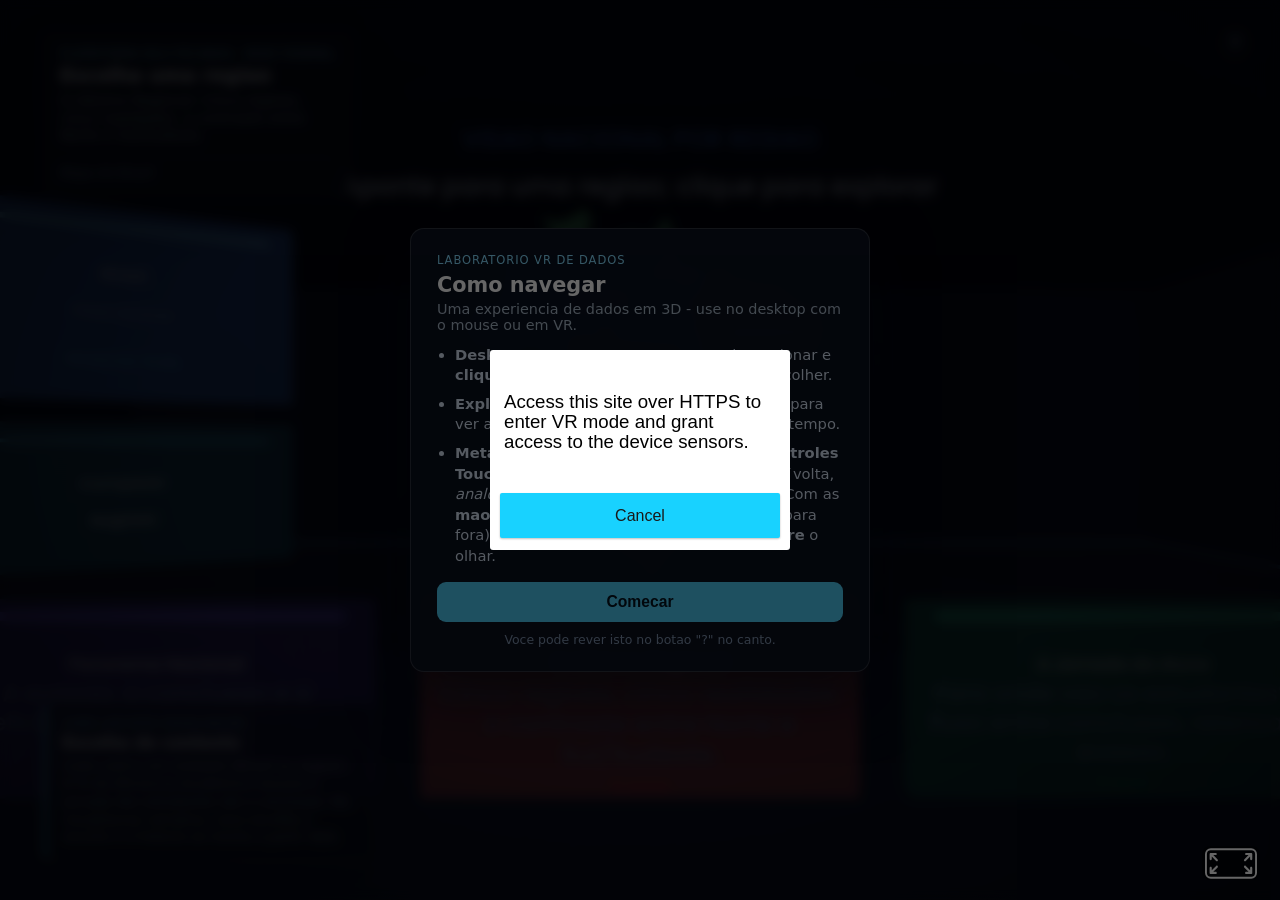
<file: index.html>
<!DOCTYPE html>
<html lang="pt-BR">
  <head>
    <meta charset="UTF-8" />
    <meta name="viewport" content="width=device-width, initial-scale=1.0" />
    <title>Laboratorio VR de Dados - Eficiencia Academica</title>
    <link
      rel="icon"
      href="data:image/svg+xml,%3Csvg xmlns='http://www.w3.org/2000/svg' viewBox='0 0 64 64'%3E%3Crect width='64' height='64' rx='10' fill='%23050711'/%3E%3Ccircle cx='32' cy='32' r='18' fill='%2355d6ff'/%3E%3C/svg%3E"
    />
    <link rel="stylesheet" href="styles.css?v=17" />
    <!-- A-Frame (cena 3D, WebXR, camera, cursor, raycaster).
         Tenta a copia LOCAL (funciona offline); se ela nao existir/falhar,
         cai automaticamente no CDN. Para ativar o modo offline, baixe o
         aframe.min.js 1.5.0 e salve como assets/aframe-1.5.0.min.js. -->
    <script src="assets/aframe-1.5.0.min.js"></script>
    <script>
      if (!window.AFRAME) {
        document.write('<scr' + 'ipt src="https://aframe.io/releases/1.5.0/aframe.min.js"><\/scr' + 'ipt>');
      }
    </script>
  </head>
  <body>
    <div id="transitionOverlay" aria-hidden="true"></div>

    <!-- Aparece quando a pagina foi aberta por HTTP fora do localhost: nesse caso
         o navegador (inclusive o do Quest) esconde o WebXR e o botao VR vira tela
         cheia 2D, sem erro nenhum. Ver headset.js. -->
    <div class="aviso-https" id="avisoHttps" role="alert" hidden>
      <strong>O modo VR esta bloqueado nesta pagina.</strong>
      <span>O navegador so libera o WebXR por <b>HTTPS</b> (ou em localhost). No PC, rode
        <code>node server.js --quest</code> e abra no Quest o endereco <code>https://…:4443</code> que ele mostrar.</span>
    </div>
    <div class="vignette" aria-hidden="true"></div>

    <!-- Indicador de carregamento: cobre a cena ate dados + A-Frame prontos. -->
    <div class="loading-overlay" id="loadingOverlay" role="status" aria-live="polite">
      <div class="loading-card">
        <div class="loading-spinner" aria-hidden="true"></div>
        <span class="loading-text" id="loadingText">Carregando o laboratorio de dados…</span>
      </div>
    </div>

    <main class="screen-frame" aria-label="Laboratorio VR de Dados">
      <!-- Coluna da esquerda (como na versao minimalista): painel + legendas
           empilhados. Antes as legendas tinham "top" fixo e, com um subtitulo de
           2 linhas, a legenda da comparacao ficava em cima do painel. -->
      <div class="hud-left">
        <div class="brand-panel">
          <span class="brand-kicker">Plataforma Nilo Pecanha &middot; Rede Federal</span>
          <strong id="hudTitle">Escolha um contexto</strong>
          <span id="hudSubtitle">Narrativa de eficiencia academica (2017-2024)</span>
          <nav class="breadcrumb" id="breadcrumb" aria-label="Trilha de navegacao">Mapa do Brasil</nav>
        </div>
        <div class="hud-legend" id="hudLegend" hidden>
          <span class="legend-dot legend-primary"></span><span id="legendPrimary">Contexto</span>
          <span class="legend-dot legend-compare"></span><span id="legendCompare">Comparacao</span>
        </div>
        <div class="hud-legend" id="compLegend" hidden>
          <span class="legend-dot legend-conc"></span><span>Concluidos</span>
          <span class="legend-dot legend-ret"></span><span>Retidos</span>
          <span class="legend-dot legend-evad"></span><span>Evadidos</span>
        </div>
      </div>
      <!-- "Como ler": aberta ao entrar em cada etapa e recolhida (so o titulo)
           depois de alguns segundos; o mouse por cima abre de novo. Aberta o
           tempo todo, ela ficava por cima dos controles de ano, do medidor da
           esquerda e do "< Anterior" do tour. -->
      <aside class="nota-panel" id="notaPanel" aria-label="Nota sobre a visualizacao" tabindex="0">
        <span class="nota-kicker">Como ler esta visualizacao</span>
        <strong id="notaTitle">Visualizacao narrativa</strong>
        <p id="notaBody"></p>
      </aside>
      <!-- Legenda da narracao no desktop (rodape, como legenda de filme). A 3D,
           presa a camera, ficava no meio da tela, por cima da linha do ano e da
           dica da abertura guiada. Em VR quem aparece e a 3D (#captionPanel). -->
      <div class="legenda-2d" id="legenda2d" role="status" aria-live="polite" hidden></div>
      <div class="tour-bar" id="tourBar" hidden>
        <span class="tour-bar__label" id="tourBarLabel">Tour guiado</span>
        <div class="tour-bar__track">
          <div class="tour-bar__fill" id="tourBarFill" style="width: 14.3%"></div>
        </div>
        <span class="tour-bar__step" id="tourBarStep">1 / 7</span>
      </div>
    </main>

    <!-- Onboarding de 1a visita (overlay 2D). Mostrado por app.js se ainda nao visto. -->
    <div class="onboard-overlay" id="onboardOverlay" hidden>
      <div class="onboard-card" role="dialog" aria-label="Como usar">
        <span class="onboard-kicker">Laboratorio VR de Dados</span>
        <h2>Como navegar</h2>
        <p class="onboard-sub">Uma experiencia de dados em 3D - use no desktop com o mouse ou em VR.</p>
        <ul>
          <li><strong>Desktop:</strong> aponte com o mouse para inspecionar e <strong>clique</strong> num card, regiao ou medidor para escolher.</li>
          <li><strong>Explorar:</strong> passe o mouse sobre um medidor para ver a explicacao; clique para abrir a linha do tempo.</li>
          <li><strong>Meta Quest 3 (VR):</strong> toque em <em>VR</em>. Com <strong>controles Touch</strong>, aponte o laser e aperte o gatilho (<em>B/Y</em> volta, <em>analogico</em> troca ano/cena, <em>X</em> abre Como ler). Com as <strong>maos</strong>, mire com o olhar e <strong>belisque</strong> (palma para fora). Sem maos nem controles, mire e <strong>segure</strong> o olhar.</li>
        </ul>
        <button id="onboardStart" type="button">Comecar</button>
        <p class="onboard-foot">Voce pode rever isto no botao "?" no canto.</p>
      </div>
    </div>
    <button class="help-btn" id="helpBtn" type="button" aria-label="Rever ajuda">?</button>

    <!-- renderer: valores padrao para o Meta Quest 3 (90 Hz + foveacao 0 para
         aproveitar a nitidez das lentes pancake). Para Quest 2 ou testes no
         headset sem editar codigo, use a URL: ?hz=72  ?fov=0.5  ?aa=0  ?fps=1
         (ver headset.js). -->
    <a-scene
      id="scene"
      renderer="antialias: true; colorManagement: true; physicallyCorrectLights: true; exposure: 1.1; foveationLevel: 0; highRefreshRate: true; sortTransparentObjects: true"
      cursor="rayOrigin: mouse; fuse: false"
      raycaster="objects: .clickable; far: 40; interval: 16"
      fog="type: linear; color: #070b16; near: 11; far: 34"
      background="color: #000000"
      vr-mode-ui="enabled: true"
    >
      <a-assets>
        <a-mixin
          id="softText"
          text="font: assets/poppins-msdf.json; shader: msdf; negate: false; lineHeight: 60; align: center; anchor: center; baseline: center"
        ></a-mixin>
        <img id="mapImgAsset" src="assets/mapa-brasil.png?v=15" crossorigin="anonymous" />
      </a-assets>

      <!-- Camera compartilhada: mouse no desktop e cursor gaze em VR. -->
      <a-entity id="cameraRig" position="0 1.6 0">
        <a-entity
          id="camera"
          camera
          look-controls="pointerLockEnabled: false; mouseEnabled: false"
          wasd-controls="acceleration: 16"
        >
          <!-- Cursor de olhar (so em VR). O raio sai do OLHO: "origin 0 0 1"
               desfaz o -1 da entidade (antes ele nascia 1 m a frente). O anel
               visivel e o filho #gazeRing: o componente reticulo-olhar (headset.js)
               leva o anel ate o ponto mirado, enche durante o fuse e o desenha por
               cima de tudo. Com as maos, quem seleciona e a pinca (sem fuse). -->
          <a-entity
            id="gazeCursor"
            position="0 0 -1"
            raycaster="enabled: false; objects: .clickable; far: 40; interval: 16; origin: 0 0 1"
            cursor="fuse: false; fuseTimeout: 850; rayOrigin: entity"
            reticulo-olhar
          >
            <a-ring
              id="gazeRing"
              visible="false"
              radius-inner="0.012"
              radius-outer="0.02"
              material="color: #ffffff; shader: flat; opacity: 0.9; transparent: true; depthTest: false"
              sobrepor="ordem: 40"
            ></a-ring>
          </a-entity>

          <!-- Plano escuro acoplado a camera para fade tambem aparecer em headset VR. -->
          <a-plane
            id="vrFade"
            position="0 0 -0.55"
            width="2.1"
            height="1.4"
            visible="false"
            material="shader: flat; color: #02040a; opacity: 0; transparent: true; depthTest: false"
            sobrepor="ordem: 50"
          ></a-plane>

          <!-- Painel de Legenda (HUD) -->
          <!-- sobrepor (headset.js): por cima do mundo, senao some atras do que
               estiver a menos de 1 m do rosto. -->
          <!-- So em VR (no desktop a legenda e a barra 2D #legenda2d, no rodape).
               Medidas da versao minimalista: ~20 graus abaixo do centro e 46
               colunas (linhas longas empurravam as pontas para a borda borrada da
               lente). Fundo de 0,24 m: 5 linhas cabem dentro dele (com 0,16 as
               falas longas saiam do fundo). Enquanto ela aparece, o #vrHud
               (logo abaixo) se esconde: antes a legenda cobria a trilha do HUD. -->
          <a-entity id="captionPanel" position="0 -0.36 -1" visible="false">
            <a-plane width="0.92" height="0.24" material="color: #000000; opacity: 0.78; transparent: true; shader: flat" sobrepor="ordem: 30"></a-plane>
            <a-text id="captionText" value="" position="0 0 0.01" width="0.84" align="center" color="#ffffff" font="assets/poppins-msdf.json" shader="msdf" negate="false" line-height="60" wrap-count="46" sobrepor="ordem: 31"></a-text>
          </a-entity>

          <!-- Medidor de quadros (so com ?fps=1): fps real do headset e draw calls. -->
          <a-text id="fpsTexto" value="" visible="false" position="-0.3 0.3 -1" width="0.5" wrap-count="16" align="left" color="#9dffb0" font="assets/poppins-msdf.json" shader="msdf" negate="false" line-height="60" sobrepor="ordem: 32"></a-text>
        </a-entity>

        <!-- Maos (hand tracking do Quest): so o modelo visivel - quem mira e o
             olhar e quem seleciona e a pinca (o "select" do proprio Quest, que o
             cursor de olhar transforma em clique). maos-locais: o modelo vem de
             assets/maos/, sem depender de internet. -->
        <a-entity id="handLeftTrack" hand-tracking-controls="hand: left; modelStyle: mesh; modelColor: #7fd4ff" maos-locais></a-entity>
        <a-entity id="handRightTrack" hand-tracking-controls="hand: right; modelStyle: mesh; modelColor: #7fd4ff" maos-locais></a-entity>

        <!-- Controles Touch do Quest (laser + gatilho). Invisiveis e com raycaster
             desligado por padrao; ligam quando um controle conecta (so em VR),
             sem gerar mira fantasma no desktop. -->
        <a-entity
          id="rightHand"
          visible="false"
          laser-controls="hand: right"
          controles-locais
          raycaster="objects: .clickable; far: 40; interval: 16; showLine: true; lineColor: #4cc9f0; lineOpacity: 0.75; enabled: false"
          cursor="fuse: false; downEvents: triggerdown; upEvents: triggerup; rayOrigin: entity"
        ></a-entity>
        <a-entity
          id="leftHand"
          visible="false"
          laser-controls="hand: left"
          controles-locais
          raycaster="objects: .clickable; far: 40; interval: 16; showLine: true; lineColor: #4cc9f0; lineOpacity: 0.75; enabled: false"
          cursor="fuse: false; downEvents: triggerdown; upEvents: triggerup; rayOrigin: entity"
        ></a-entity>
      </a-entity>

      <!-- ============================================================= -->
      <!-- Sala compartilhada: referencia espacial (evita sensacao de    -->
      <!-- flutuar) e enquadra os menus. Visivel em todas as etapas.      -->
      <!-- ============================================================= -->
      <a-entity id="room">
        <!-- piso -->
        <a-plane rotation="-90 0 0" width="17" height="16" position="0 0 -1.5" material="color: #0b1122; roughness: 0.92; metalness: 0.05"></a-plane>
        <!-- teto -->
        <a-plane rotation="90 0 0" width="17" height="16" position="0 4.3 -1.5" material="color: #070b16; roughness: 1; metalness: 0"></a-plane>
        <!-- parede do fundo -->
        <a-plane width="17" height="4.3" position="0 2.15 -9" material="color: #0c1428; roughness: 0.95; side: double"></a-plane>
        <!-- parede atras do usuario -->
        <a-plane width="17" height="4.3" rotation="0 180 0" position="0 2.15 6" material="color: #0a1020; roughness: 0.95; side: double"></a-plane>
        <!-- parede esquerda -->
        <a-plane width="16" height="4.3" rotation="0 90 0" position="-8.5 2.15 -1.5" material="color: #0a1122; roughness: 0.95; side: double"></a-plane>
        <!-- parede direita -->
        <a-plane width="16" height="4.3" rotation="0 -90 0" position="8.5 2.15 -1.5" material="color: #0a1122; roughness: 0.95; side: double"></a-plane>

        <!-- rodapes luminosos (linha onde parede encontra o piso) -->
        <a-box width="17" height="0.045" depth="0.03" position="0 0.05 -8.97" material="color: #2f5d8a; emissive: #2f5d8a; emissiveIntensity: 0.55; shader: flat"></a-box>
        <a-box width="16" height="0.045" depth="0.03" rotation="0 90 0" position="-8.47 0.05 -1.5" material="color: #2a5380; emissive: #2a5380; emissiveIntensity: 0.4; shader: flat"></a-box>
        <a-box width="16" height="0.045" depth="0.03" rotation="0 90 0" position="8.47 0.05 -1.5" material="color: #2a5380; emissive: #2a5380; emissiveIntensity: 0.4; shader: flat"></a-box>

        <!-- iluminacao geral da sala -->
        <a-entity light="type: ambient; color: #9fb0d0; intensity: 0.4"></a-entity>
        <a-entity light="type: point; color: #cfe0ff; intensity: 0.65; distance: 18" position="0 4 0"></a-entity>
        <!-- painel de luz no teto: mais curto para o fundo (ate z -2,5). Ate -4,5
             ele ficava, visto do centro, logo atras dos titulos do topo
             (manchete, "INDICADORES EM 2024"): letra clara sobre o painel claro. -->
        <a-plane rotation="90 0 0" width="6" height="4" position="0 4.27 -0.5" material="color: #bcd0f0; emissive: #bcd0f0; emissiveIntensity: 0.22; opacity: 0.5; transparent: true; shader: flat; depthWrite: false"></a-plane>
      </a-entity>

      <!-- ============================================================= -->
      <!-- Ambiente 1: selecao de contexto (Brasil + regioes + drill).   -->
      <!-- Observatorio escuro - tom navy profundo.                       -->
      <!-- ============================================================= -->
      <a-entity id="selectionWorld" visible="true">
        <a-sky id="selectionSky" color="#0a1124"></a-sky>
        <a-entity light="type: ambient; color: #aebfe0; intensity: 0.55"></a-entity>
        <a-entity
          light="type: directional; color: #dfe9ff; intensity: 0.9"
          position="-3 6 4"
        ></a-entity>
        <a-entity
          light="type: point; color: #5aa0ff; intensity: 0.9; distance: 14"
          position="0 4 -2"
        ></a-entity>

        <!-- aneis concentricos no piso (tapete de palco) para profundidade -->
        <a-ring position="0 0.02 -2.2" rotation="-90 0 0" radius-inner="3.4" radius-outer="3.46" material="color: #2b4d86; opacity: 0.5; transparent: true; shader: flat; depthWrite: false"></a-ring>
        <a-ring position="0 0.02 -2.2" rotation="-90 0 0" radius-inner="5.2" radius-outer="5.25" material="color: #1d3a63; opacity: 0.32; transparent: true; shader: flat; depthWrite: false"></a-ring>
        <a-circle position="0 0.015 -2.2" rotation="-90 0 0" radius="2.9" material="color: #1b3a6b; opacity: 0.22; transparent: true; shader: flat; depthWrite: false"></a-circle>

        <a-text data-linha-unica="1"
          id="selectionKicker"
          value="EXPERIENCIA DE DADOS EM REALIDADE VIRTUAL"
          position="0 3.75 -3.6"
          color="#6fa8e6"
          width="4.4"
          align="center"
          font="assets/poppins-msdf.json" shader="msdf" negate="false" line-height="60"
        ></a-text>
        <a-text data-linha-unica="1" wrap-count="36"
          id="selectionTitle"
          value="Eficiencia Academica da Rede Federal"
          position="0 3.36 -3.6"
          color="#f4f8ff"
          width="4.4"
          align="center"
          font="assets/poppins-msdf.json" shader="msdf" negate="false" line-height="60"
        ></a-text>
        <a-text wrap-count="56"
          id="selectionLead"
          value="Escolha um contexto e percorra a evasao, a conclusao e a eficiencia ao longo de 2017-2024."
          position="0 2.92 -3.6"
          color="#9fb2d6"
          width="4.4"
          align="center"
          font="assets/poppins-msdf.json" shader="msdf" negate="false" line-height="60"
        ></a-text>

        <!-- Placa de controles: letreiro lateral de sala (referencia para VR; fora
             do campo de visao frontal do desktop, onde o onboarding/"?" ja cobrem isso). -->
        <a-entity id="roomSign" position="-4.7 1.75 -1.4" rotation="0 48 0">
          <a-plane width="3.0" height="0.72" material="color: #0b1322; opacity: 0.85; transparent: true; shader: flat"></a-plane>
          <a-plane width="3.0" height="0.04" position="0 0.36 0.01" material="color: #4cc9f0; shader: flat"></a-plane>
          <a-text value="Controles" position="-1.35 0.22 0.02" width="2.6" align="left" anchor="left" color="#9be7ff" font="assets/poppins-msdf.json" shader="msdf" negate="false" line-height="60"></a-text>
          <a-text id="roomSignBody" value="Desktop: aponte e clique. VR: gatilho (controles), pinca (maos) ou olhar." position="0 -0.08 0.02" width="2.75" align="center" color="#cdd9ec" wrap-count="42" font="assets/poppins-msdf.json" shader="msdf" negate="false" line-height="60"></a-text>
        </a-entity>

        <!-- A2: Galeria de historias curadas (cards criados por buildTourGallery). -->
        <a-entity id="tourGallery" position="0 0.42 -2.5">
        </a-entity>

        <!-- Visao principal por regiao: mapa do Brasil com hotspots. -->
        <a-text data-linha-unica="1" id="mapKicker" value="VISAO NACIONAL POR REGIAO" position="0 3.95 -4.0" color="#6fa8e6" width="4.4" align="center" font="assets/poppins-msdf.json" shader="msdf" negate="false" line-height="60"></a-text>
        <a-text data-linha-unica="1" id="mapTitle" value="Olhe para uma regiao; clique para explorar" position="0 3.6 -4.0" color="#f4f8ff" width="4.6" align="center" font="assets/poppins-msdf.json" shader="msdf" negate="false" line-height="60"></a-text>
        <a-entity id="mapView" visible="true">
          <a-entity id="mapPanel" position="0 2.0 -3.8">
            <a-plane id="mapImg" width="2.9" height="2.7" material="src: #mapImgAsset; shader: flat; transparent: true"></a-plane>
            <a-entity id="mapHotspots"></a-entity>
          </a-entity>

          <!-- Botao Brasil (visao nacional), a esquerda do mapa. -->
          <a-entity id="brasilBtn" position="-2.85 2.4 -3.0" rotation="0 20 0">
            <a-box class="selection-clickable" width="1.55" height="1.05" depth="0.07" material="color: #1d4ed8; roughness: 0.4; metalness: 0.14; emissive: #7bdcff; emissiveIntensity: 0.1"></a-box>
            <a-plane width="1.34" height="0.03" position="0 0.42 0.05" material="color: #7bdcff; shader: flat"></a-plane>
            <a-text value="Brasil" position="0 0.17 0.07" width="1.7" align="center" color="#ffffff" font="assets/poppins-msdf.json" shader="msdf" negate="false" line-height="60"></a-text>
            <a-text value="Visao nacional" position="0 -0.04 0.07" width="1.4" align="center" color="#cfe0f4" font="assets/poppins-msdf.json" shader="msdf" negate="false" line-height="60"></a-text>
            <a-text id="brasilEfic" value="" position="0 -0.3 0.07" width="1.5" align="center" color="#9be7ff" font="assets/poppins-msdf.json" shader="msdf" negate="false" line-height="60"></a-text>
          </a-entity>

          <!-- Botao Comparar Regioes (Small Multiples), abaixo do Brasil. -->
          <a-entity id="multiplosBtn" position="-2.85 1.35 -3.0" rotation="0 20 0">
            <a-box class="selection-clickable" width="1.55" height="0.8" depth="0.07" material="color: #1a2f4c; roughness: 0.4; metalness: 0.14; emissive: #4cc9f0; emissiveIntensity: 0.1"></a-box>
            <a-plane width="1.34" height="0.02" position="0 0.3 0.05" material="color: #4cc9f0; shader: flat"></a-plane>
            <a-text value="Comparar" position="0 0.08 0.07" width="1.7" align="center" color="#ffffff" font="assets/poppins-msdf.json" shader="msdf" negate="false" line-height="60"></a-text>
            <a-text value="Regioes" position="0 -0.12 0.07" width="1.7" align="center" color="#ffffff" font="assets/poppins-msdf.json" shader="msdf" negate="false" line-height="60"></a-text>
          </a-entity>

          <!-- Cartao de preview da regiao (aparece ao olhar/passar o mouse). -->
          <!-- 2,2 de largura em x 2,5 (era 2,5 em 2,75): a ponta direita saia da
               tela em 16:9 e a esquerda nao pode cobrir o Nordeste no mapa. -->
          <a-entity id="mapPreview" visible="false" position="2.5 2.0 -3.0" rotation="0 -20 0">
            <a-plane width="2.2" height="1.5" material="color: #0b1322; opacity: 0.95; transparent: true; shader: flat"></a-plane>
            <a-plane id="mapPrevAccent" width="2.2" height="0.05" position="0 0.72 0.01" material="color: #4cc9f0; shader: flat"></a-plane>
            <a-text id="mapPrevTitle" value="" position="-0.98 0.5 0.02" width="2.4" align="left" anchor="left" color="#ffffff" font="assets/poppins-msdf.json" shader="msdf" negate="false" line-height="60" data-linha-unica="1"></a-text>
            <a-text id="mapPrevVals" value="" position="-0.98 0.18 0.02" width="2.25" align="left" anchor="left" color="#9be7ff" font="assets/poppins-msdf.json" shader="msdf" negate="false" line-height="60" data-linha-unica="1"></a-text>
            <a-text id="mapPrevComment" value="" position="-0.98 -0.2 0.02" width="1.96" align="left" anchor="left" color="#cfe0f4" wrap-count="34" font="assets/poppins-msdf.json" shader="msdf" negate="false" line-height="60"></a-text>
          </a-entity>
        </a-entity>

        <!-- Cards de instituicoes (drill-down), preenchidos ao escolher uma regiao. -->
        <a-entity id="drillCards" visible="false"></a-entity>

        <!-- Botao Voltar do drill-down (volta para os cards principais). -->
        <!-- Mesmo canto do "Voltar" (superior direito): na esquerda ficava cortado
             pela borda da janela e atras do painel do HUD. -->
        <a-entity id="drillBack" position="3.35 3.95 -3.9" rotation="0 -38 0" visible="false">
          <a-box
            class="drill-clickable"
            width="1.4"
            height="0.46"
            depth="0.08"
            material="color: #16243f; roughness: 0.5; metalness: 0.05; emissive: #2f5d96; emissiveIntensity: 0.22"
          ></a-box>
          <a-text
            value="< Regioes"
            position="0 0 0.055"
            width="2.4"
            align="center"
            color="#dcebff"
            font="assets/poppins-msdf.json" shader="msdf" negate="false" line-height="60"
          ></a-text>
        </a-entity>
      </a-entity>

      <!-- ============================================================= -->
      <!-- Ambiente 2: exploracao (indicadores + linha do tempo).        -->
      <!-- ============================================================= -->
      <a-entity id="explorationWorld" visible="false">
        <a-sky id="explorationSky" color="#04060d"></a-sky>
        <a-entity light="type: ambient; color: #7286a8; intensity: 0.32"></a-entity>
        <a-entity
          light="type: directional; color: #dbe7ff; intensity: 0.85"
          position="-2 6 3"
        ></a-entity>
        <a-entity
          id="stageSpot"
          light="type: point; color: #6fd3ff; intensity: 1.4; distance: 12"
          position="0 4.2 -2.8"
        ></a-entity>

        <!-- aneis concentricos no piso (tapete de palco) -->
        <a-ring position="0 0.02 -3.0" rotation="-90 0 0" radius-inner="3.6" radius-outer="3.66" material="color: #1c3a63; opacity: 0.4; transparent: true; shader: flat; depthWrite: false"></a-ring>
        <a-ring position="0 0.02 -3.0" rotation="-90 0 0" radius-inner="5.6" radius-outer="5.64" material="color: #142845; opacity: 0.26; transparent: true; shader: flat; depthWrite: false"></a-ring>

        <!-- Titulo/contexto comum aos dois sub-modos. -->
        <a-text data-linha-unica="1"
          id="contextKicker"
          value=""
          position="0 4.05 -3.9"
          color="#6fb6e6"
          width="4.4"
          align="center"
          font="assets/poppins-msdf.json" shader="msdf" negate="false" line-height="60"
        ></a-text>
        <a-text data-linha-unica="1"
          id="contextTitle"
          value=""
          position="0 3.72 -3.9"
          color="#f7fbff"
          width="4.8"
          align="center"
          font="assets/poppins-msdf.json" shader="msdf" negate="false" line-height="60"
        ></a-text>
        <a-text wrap-count="64"
          id="contextLead"
          value=""
          position="0 3.36 -3.9"
          color="#9fb2d0"
          width="4.8"
          align="center"
          font="assets/poppins-msdf.json" shader="msdf" negate="false" line-height="60"
        ></a-text>

        <!-- ---- Sub-modo A: indicadores (4 objetos do contexto). ---- -->
        <a-entity id="indicatorView" visible="false">
          <a-circle id="indicatorGlow" position="0 0.04 -2.9" rotation="-90 0 0" radius="3.2" material="color: #4cc9f0; opacity: 0.06; transparent: true; shader: flat; depthWrite: false"></a-circle>
          <a-ring
            id="focusRing"
            position="0 0.045 -2.9"
            rotation="-90 0 0"
            radius-inner="3.0"
            radius-outer="3.1"
            material="color: #4cc9f0; opacity: 0.3; transparent: true; shader: flat; depthWrite: false"
            animation__pulse="property: material.opacity; from: 0.16; to: 0.4; dir: alternate; loop: true; dur: 2200; easing: easeInOutSine"
          ></a-ring>
          <a-entity id="indicatorObjects"></a-entity>
          <!-- Conectores que ligam Conclusao/Retencao/Evasao -> Eficiencia (no hover). -->
          <a-entity id="indicatorLinks" visible="false"></a-entity>

          <!-- Botao para a etapa de composicao "Para onde vao os alunos". -->
          <a-entity id="compEnter" position="0 0.3 -2.35">
            <a-box
              class="indicator-clickable"
              width="1.95"
              height="0.4"
              depth="0.08"
              material="color: #14233c; roughness: 0.45; emissive: #2f5d8a; emissiveIntensity: 0.2"
            ></a-box>
            <a-text value="Para onde vao os alunos  >" position="0 0 0.06" width="2.3" align="center" color="#cfe9ff" font="assets/poppins-msdf.json" shader="msdf" negate="false" line-height="60"></a-text>
          </a-entity>

          <!-- Painel interpretativo do indicador (hover/clique). -->
          <a-entity id="infoPanel" visible="false" position="0 2.2 -2.6" scale="0.85 0.85 0.85">
            <a-plane
              width="3.7"
              height="1.2"
              material="color: #0b1322; opacity: 0.94; transparent: true; roughness: 0.5; metalness: 0.08"
            ></a-plane>
            <a-plane
              id="infoAccent"
              width="3.7"
              height="0.05"
              position="0 0.57 0.01"
              material="color: #4cc9f0; shader: flat"
            ></a-plane>
            <a-text
              id="infoTitle"
              value=""
              position="-1.7 0.36 0.025"
              color="#ffffff"
              width="3.4"
              align="left"
              anchor="left"
              font="assets/poppins-msdf.json" shader="msdf" negate="false" line-height="60"
            ></a-text>
            <a-text
              id="infoValue"
              value=""
              position="-1.7 0.11 0.025"
              color="#9be7ff"
              width="4.2"
              align="left"
              anchor="left"
              font="assets/poppins-msdf.json" shader="msdf" negate="false" line-height="60"
            ></a-text>
            <a-text
              id="infoDescription"
              value=""
              position="-1.7 -0.2 0.025"
              color="#cfe0f4"
              width="3.4"
              align="left"
              anchor="left"
              wrap-count="52"
              font="assets/poppins-msdf.json" shader="msdf" negate="false" line-height="60"
            ></a-text>
            <a-text
              id="infoHint"
              value="Clique para ver a linha do tempo"
              position="-1.7 -0.5 0.025"
              color="#7d90ab"
              width="3.2"
              align="left"
              anchor="left"
              font="assets/poppins-msdf.json" shader="msdf" negate="false" line-height="60"
            ></a-text>
          </a-entity>
        </a-entity>

        <!-- ---- Sub-modo B: linha do tempo (grafico anotado). ---- -->
        <a-entity id="timelineView" visible="false">
          <!-- brilho de fundo (spotlight) com a cor do indicador -->
          <!-- depthWrite: false nos brilhos e faixas translucidas: desenhados antes,
               gravavam profundidade e apagavam o que estava atras (a manchete e o
               texto da narrativa ficavam invisiveis atras deste circulo). -->
          <a-circle id="chartGlow" position="0 1.85 -3.7" radius="4.0" material="color: #4cc9f0; opacity: 0.05; transparent: true; shader: flat; side: double; depthWrite: false"></a-circle>
          <!-- Legenda 3D da comparacao (visivel tambem em VR, onde o HUD 2D some).
               Fica na faixa livre entre o texto da narrativa e o topo do painel do grafico. -->
          <a-entity id="compareLegend3d" position="0 2.86 -3.38" visible="false">
            <a-plane id="compareLegendDotPrimary" width="0.16" height="0.06" position="-1.5 0 0" material="color: #4cc9f0; shader: flat"></a-plane>
            <a-text id="compareLegendPrimary3d" value="Contexto" position="-1.36 0 0" width="2.2" align="left" anchor="left" color="#eaf4ff" font="assets/poppins-msdf.json" shader="msdf" negate="false" line-height="60" wrap-count="28" data-linha-unica="1"></a-text>
            <a-plane width="0.16" height="0.06" position="0.32 0 0" material="color: #ffb454; shader: flat"></a-plane>
            <a-text id="compareLegendCompare3d" value="Brasil" position="0.46 0 0" width="2.2" align="left" anchor="left" color="#ffd699" font="assets/poppins-msdf.json" shader="msdf" negate="false" line-height="60" wrap-count="28" data-linha-unica="1"></a-text>
          </a-entity>

          <!-- painel do grafico -->
          <a-plane id="chartPanel" position="0 1.785 -3.4" width="7.4" height="1.91" material="color: #0a1022; opacity: 0.6; transparent: true; shader: flat"></a-plane>
          <a-plane id="chartPanelEdge" position="0 0.84 -3.39" width="7.4" height="0.018" material="color: #2f5d8a; opacity: 0.7; transparent: true; shader: flat"></a-plane>

          <a-entity id="chartGrid"></a-entity>
          <a-plane id="focusBand" visible="false" material="color: #4cc9f0; opacity: 0.14; transparent: true; shader: flat; depthWrite: false"></a-plane>
          <a-entity id="timelineBars"></a-entity>
          <a-entity id="compareBars" visible="false"></a-entity>
          <a-entity id="trendLine"></a-entity>
          <a-entity id="markers"></a-entity>
          <a-entity id="yearTicks"></a-entity>
          <a-entity id="annotations"></a-entity>
          <a-text id="valueReadout" value="" position="0 2.6 -3.3" width="2.4" align="center" color="#ffffff" font="assets/poppins-msdf.json" shader="msdf" negate="false" line-height="60" data-linha-unica="1" visible="false"></a-text>

          <!-- Narrativa (manchete + corpo) - cabecalho do modo linha do tempo. -->
          <!-- Cabecalho preso pelo TOPO (baseline top): a manchete (ate 2 linhas) e o
               texto (ate 3) crescem para baixo e param antes do topo do grafico.
               Largura 4,8 a 3,9 m: fica entre 29% e 71% da tela, fora do painel
               do HUD 2D (canto superior esquerdo). Antes o texto centrado em 3,02
               descia por tras do topo do painel do grafico e da etiqueta 2020. -->
          <a-text id="narrativeTitle" value="" position="0 4.12 -3.9" color="#ffffff" width="4.8" align="center" baseline="top" wrap-count="46" font="assets/poppins-msdf.json" shader="msdf" negate="false" line-height="60"></a-text>
          <a-text id="narrativeText" value="" position="0 3.63 -3.9" color="#bcd0ec" width="4.8" align="center" baseline="top" wrap-count="64" font="assets/poppins-msdf.json" shader="msdf" negate="false" line-height="60"></a-text>
          <a-text id="narrativeYear" value="" position="0 0.62 -3.0" color="#9be7ff" width="6" align="center" wrap-count="76" font="assets/poppins-msdf.json" shader="msdf" negate="false" line-height="60"></a-text>
          <!-- Uma linha (wrap 80): com o wrap padrao (40) a dica tinha 2 linhas de
               letra grande e descia em cima dos botoes Comparar/Narrar/Reproduzir. -->
          <a-text id="guidedHint" value="" position="0 0.56 -2.45" color="#7d90ab" width="5.0" align="center" wrap-count="80" font="assets/poppins-msdf.json" shader="msdf" negate="false" line-height="60" data-linha-unica="1"></a-text>

          <!-- Faixa unica de controles (navegacao por ano a esquerda, acoes a direita). -->
          <a-entity id="scrubberRow" position="0 0.24 -2.45" visible="false">
            <a-entity id="ctrlPrevYear" position="-3.0 0 0">
              <a-box class="timeline-clickable" width="0.56" height="0.44" depth="0.08" material="color: #15233d; roughness: 0.45; emissive: #2f5d8a; emissiveIntensity: 0.22"></a-box>
              <a-text value="<" position="0 0 0.06" width="2.2" align="center" color="#eaf4ff" font="assets/poppins-msdf.json" shader="msdf" negate="false" line-height="60"></a-text>
            </a-entity>
            <a-text id="ctrlYearLabel" value="2024" position="-2.5 0 0" width="2.3" align="center" color="#ffffff" font="assets/poppins-msdf.json" shader="msdf" negate="false" line-height="60"></a-text>
            <a-entity id="ctrlNextYear" position="-2.0 0 0">
              <a-box class="timeline-clickable" width="0.56" height="0.44" depth="0.08" material="color: #15233d; roughness: 0.45; emissive: #2f5d8a; emissiveIntensity: 0.22"></a-box>
              <a-text value=">" position="0 0 0.06" width="2.2" align="center" color="#eaf4ff" font="assets/poppins-msdf.json" shader="msdf" negate="false" line-height="60"></a-text>
            </a-entity>
          </a-entity>

          <a-entity id="actionRow" position="0 0.24 -2.45" visible="false">
            <a-entity id="ctrlCompare" position="-1.05 0 0">
              <a-box class="timeline-clickable" width="1.02" height="0.44" depth="0.08" material="color: #16263f; roughness: 0.45; emissive: #2f5d8a; emissiveIntensity: 0.2"></a-box>
              <a-text id="ctrlCompareLabel" value="Comparar" position="0 0 0.06" width="1.65" align="center" color="#cfe9ff" font="assets/poppins-msdf.json" shader="msdf" negate="false" line-height="60"></a-text>
            </a-entity>
            <a-entity id="ctrlNarrate" position="0.05 0 0">
              <a-box class="timeline-clickable" width="0.98" height="0.44" depth="0.08" material="color: #16263f; roughness: 0.45; emissive: #2f5d8a; emissiveIntensity: 0.2"></a-box>
              <a-text id="ctrlNarrateLabel" value="Narrar" position="0 0 0.06" width="1.6" align="center" color="#cfe9ff" font="assets/poppins-msdf.json" shader="msdf" negate="false" line-height="60"></a-text>
            </a-entity>
            <a-entity id="ctrlReplay" position="1.15 0 0">
              <a-box class="timeline-clickable" width="1.02" height="0.44" depth="0.08" material="color: #16263f; roughness: 0.45; emissive: #2f5d8a; emissiveIntensity: 0.2"></a-box>
              <a-text value="Reproduzir" position="0 0 0.06" width="1.65" align="center" color="#cfe9ff" font="assets/poppins-msdf.json" shader="msdf" negate="false" line-height="60"></a-text>
            </a-entity>
            <a-entity id="ctrlBackIndicators" position="2.45 0 0">
              <a-box class="timeline-clickable" width="1.2" height="0.44" depth="0.08" material="color: #15233d; roughness: 0.45; emissive: #2f5d8a; emissiveIntensity: 0.22"></a-box>
              <a-text value="Indicadores" position="0 0 0.06" width="1.9" align="center" color="#eaf4ff" font="assets/poppins-msdf.json" shader="msdf" negate="false" line-height="60"></a-text>
            </a-entity>
          </a-entity>

          <!-- Botao "Pular introducao" durante a abertura guiada. -->
          <a-entity id="ctrlSkip" position="0 0.24 -2.45" visible="false">
            <a-box class="timeline-clickable" width="1.9" height="0.44" depth="0.08" material="color: #16263f; roughness: 0.45; emissive: #2f5d8a; emissiveIntensity: 0.22"></a-box>
            <a-text value="Pular introducao" position="0 0 0.06" width="2.9" align="center" color="#cfe9ff" font="assets/poppins-msdf.json" shader="msdf" negate="false" line-height="60"></a-text>
          </a-entity>

        </a-entity>

        <!-- Controles do Tour guiado (Anterior / progresso / Proximo).
             Ficam FORA de #timelineView: o tour tambem passa por cenas de
             composicao, de indicadores e por paineis de texto, e dentro da
             timeline eles sumiam justamente nessas cenas. -->
        <a-entity id="tourControls" visible="false" position="0 0.24 -2.45">
          <a-entity id="tourPrevBtn" position="-2.2 0 0">
            <a-box class="tour-clickable" width="1.3" height="0.44" depth="0.08" material="color: #1a1a4e; roughness: 0.45; emissive: #7b61ff; emissiveIntensity: 0.2"></a-box>
            <a-text value="< Anterior" position="0 0 0.06" width="2.2" align="center" color="#d8ccff" font="assets/poppins-msdf.json" shader="msdf" negate="false" line-height="60"></a-text>
          </a-entity>
          <a-text id="tourProgress" value="1 / 7" position="0 0 0" width="2.4" align="center" color="#ffffff" font="assets/poppins-msdf.json" shader="msdf" negate="false" line-height="60"></a-text>
          <a-entity id="tourNextBtn" position="2.2 0 0">
            <a-box class="tour-clickable" width="1.6" height="0.44" depth="0.08" material="color: #1a1a4e; roughness: 0.45; emissive: #7b61ff; emissiveIntensity: 0.25"></a-box>
            <a-text id="tourNextLabel" value="Proximo >" position="0 0 0.06" width="2.6" align="center" color="#d8ccff" font="assets/poppins-msdf.json" shader="msdf" negate="false" line-height="60"></a-text>
          </a-entity>
        </a-entity>

        <!-- ---- Sub-modo C: composicao "Para onde vao os alunos". ---- -->
        <a-entity id="composicaoView" visible="false">
          <a-circle id="compGlow" position="0 1.72 -3.7" radius="4.0" material="color: #3ad29f; opacity: 0.05; transparent: true; shader: flat; side: double; depthWrite: false"></a-circle>
          <a-plane id="compPanel" position="0 1.72 -3.4" width="7.9" height="1.9" material="color: #0a1022; opacity: 0.6; transparent: true; shader: flat"></a-plane>
          <!-- Legenda 3D de cores da composicao (essencial em VR, onde #compLegend 2D some).
               Fica na faixa superior do #compPanel, acima do teto das barras (y 2,37). -->
          <a-entity id="compLegend3d" position="0.15 2.55 -3.28">
            <a-plane width="0.12" height="0.12" position="-1.55 0 0" material="color: #3ad29f; shader: flat"></a-plane>
            <a-text value="Concluidos" position="-1.42 0 0" width="2.1" align="left" anchor="left" color="#d8f5ea" font="assets/poppins-msdf.json" shader="msdf" negate="false" line-height="60" data-linha-unica="1"></a-text>
            <a-plane width="0.12" height="0.12" position="-0.15 0 0" material="color: #ffd166; shader: flat"></a-plane>
            <a-text value="Retidos" position="-0.02 0 0" width="2.1" align="left" anchor="left" color="#fff1cc" font="assets/poppins-msdf.json" shader="msdf" negate="false" line-height="60" data-linha-unica="1"></a-text>
            <a-plane width="0.12" height="0.12" position="0.98 0 0" material="color: #ff6b6b; shader: flat"></a-plane>
            <a-text value="Evadidos" position="1.11 0 0" width="2.1" align="left" anchor="left" color="#ffd8d8" font="assets/poppins-msdf.json" shader="msdf" negate="false" line-height="60" data-linha-unica="1"></a-text>
          </a-entity>

          <a-entity id="compScene"></a-entity>

          <a-text baseline="top" id="compTitle" value="" position="0 4.12 -3.9" color="#ffffff" width="4.8" align="center" wrap-count="46" font="assets/poppins-msdf.json" shader="msdf" negate="false" line-height="60"></a-text>
          <a-text baseline="top" id="compText" value="" position="0 3.63 -3.9" color="#bcd0ec" width="4.8" align="center" wrap-count="64" font="assets/poppins-msdf.json" shader="msdf" negate="false" line-height="60"></a-text>
          <a-text id="compReadout" value="" position="0 0.56 -3.0" color="#9be7ff" width="5.4" align="center" wrap-count="76" font="assets/poppins-msdf.json" shader="msdf" negate="false" line-height="60"></a-text>

          <a-entity id="compScrubber" position="0 0.24 -2.45">
            <a-entity id="compPrev" position="-1.7 0 0">
              <a-box class="composicao-clickable" width="0.56" height="0.44" depth="0.08" material="color: #15233d; roughness: 0.45; emissive: #2f5d8a; emissiveIntensity: 0.22"></a-box>
              <a-text value="<" position="0 0 0.06" width="2.2" align="center" color="#eaf4ff" font="assets/poppins-msdf.json" shader="msdf" negate="false" line-height="60"></a-text>
            </a-entity>
            <a-text id="compYearLabel" value="2024" position="-1.15 0 0" width="2.3" align="center" color="#ffffff" font="assets/poppins-msdf.json" shader="msdf" negate="false" line-height="60"></a-text>
            <a-entity id="compNext" position="-0.6 0 0">
              <a-box class="composicao-clickable" width="0.56" height="0.44" depth="0.08" material="color: #15233d; roughness: 0.45; emissive: #2f5d8a; emissiveIntensity: 0.22"></a-box>
              <a-text value=">" position="0 0 0.06" width="2.2" align="center" color="#eaf4ff" font="assets/poppins-msdf.json" shader="msdf" negate="false" line-height="60"></a-text>
            </a-entity>
            <a-entity id="compBack" position="1.15 0 0">
              <a-box class="composicao-clickable" width="1.6" height="0.44" depth="0.08" material="color: #15233d; roughness: 0.45; emissive: #2f5d8a; emissiveIntensity: 0.22"></a-box>
              <a-text value="Indicadores" position="0 0 0.06" width="2.4" align="center" color="#eaf4ff" font="assets/poppins-msdf.json" shader="msdf" negate="false" line-height="60"></a-text>
            </a-entity>
          </a-entity>
        </a-entity>

        <!-- ---- Sub-modo D: Small Multiples (Comparacao Regional). ---- -->
        <a-entity id="multiplosView" visible="false">
          <!-- header/narrativa (uma linha cada: titulo curto + nota curta) -->
          <a-text data-linha-unica="1" id="multiplosTitle" value="" position="0 3.46 -4.0" color="#ffffff" width="4.8" align="center" wrap-count="42" font="assets/poppins-msdf.json" shader="msdf" negate="false" line-height="60"></a-text>
          <a-text data-linha-unica="1" id="multiplosNote" value="" position="0 3.12 -4.0" color="#bcd0ec" width="4.8" align="center" wrap-count="64" font="assets/poppins-msdf.json" shader="msdf" negate="false" line-height="60"></a-text>

          <!-- seletores de indicador (linha unica, abaixo do cabecalho) -->
          <a-entity id="multiplosSelectors" position="0 2.7 -4.0"></a-entity>

          <!-- legenda no rodape da grade (fora do caminho do HUD 2D) -->
          <a-entity id="multiplosLegend" position="0 0.16 -3.7">
            <a-plane width="0.3" height="0.02" position="-1.2 0 0" material="color: #4cc9f0; shader: flat; opacity: 0.6"></a-plane>
            <a-text value="Regiao" position="-0.95 0 0" width="2.0" align="left" anchor="left" color="#cfe0f4" font="assets/poppins-msdf.json" shader="msdf" negate="false" line-height="60"></a-text>
            <a-plane width="0.1" height="0.015" position="0.3 0 0" material="color: #9fb0d0; shader: flat; opacity: 0.4"></a-plane>
            <a-plane width="0.1" height="0.015" position="0.45 0 0" material="color: #9fb0d0; shader: flat; opacity: 0.4"></a-plane>
            <a-text value="Media Brasil" position="0.55 0 0" width="2.0" align="left" anchor="left" color="#9fb0d0" font="assets/poppins-msdf.json" shader="msdf" negate="false" line-height="60"></a-text>
          </a-entity>

          <!-- container da grade -->
          <a-entity id="multiplosGrid"></a-entity>
        </a-entity>


        <!-- Mini-mapa Dinamico (Contexto Fluido) -->
        <!-- y 2,7 (antes 1,5): na altura antiga a aba ficava ATRAS da caixa de clique
             do medidor da direita - mirando o centro dela (mouse ou olhar), quem
             recebia o clique era o medidor, que abria a linha do tempo. -->
        <a-entity id="miniMapBase" position="3.9 2.7 -3.1" rotation="0 -30 0" scale="0.42 0.42 0.42">
          <!-- Aba recolhida (sempre visivel; abre o mapa sob demanda). -->
          <a-entity id="miniMapTab">
            <a-box class="minimap-clickable" width="2.6" height="0.55" depth="0.06" material="color: #16263f; roughness: 0.45; emissive: #2f5d8a; emissiveIntensity: 0.22"></a-box>
            <a-text value="Trocar regiao" position="0 0 0.05" width="2.9" align="center" color="#cfe9ff" font="assets/poppins-msdf.json" shader="msdf" negate="false" line-height="60"></a-text>
          </a-entity>

          <!-- Conteudo expansivel (oculto por padrao; sem oclusao ate o usuario abrir). -->
          <a-entity id="miniMapContent" visible="false">
            <a-plane width="3.2" height="3.5" material="color: #04060d; opacity: 0.6; transparent: true; shader: flat" position="0 0 -0.05"></a-plane>
            <a-text value="Trocar regiao" position="0 1.58 0" width="3.0" align="center" color="#cfe0f4" font="assets/poppins-msdf.json" shader="msdf" negate="false" line-height="60"></a-text>
            <a-entity id="miniMapPanel" position="0 0.1 0">
              <a-plane width="2.9" height="2.7" material="src: #mapImgAsset; shader: flat; transparent: true"></a-plane>
              <a-entity id="miniMapHotspots"></a-entity>
            </a-entity>
            <a-entity id="miniBrasilBtn" position="0 -1.7 0">
              <a-box class="minimap-region" width="1.8" height="0.5" depth="0.04" material="color: #1d4ed8; roughness: 0.4; metalness: 0.14; emissive: #7bdcff; emissiveIntensity: 0.1"></a-box>
              <a-text value="Visao Nacional" position="0 0 0.03" width="2.0" align="center" color="#ffffff" font="assets/poppins-msdf.json" shader="msdf" negate="false" line-height="60"></a-text>
            </a-entity>
          </a-entity>
        </a-entity>

        <!-- Painel de abertura/fechamento do tour (texto, sem grafico). -->
        <a-entity id="tourPanel" visible="false">
          <a-plane width="6.4" height="2.7" position="0 2.0 -3.6" material="color: #0b1322; opacity: 0.94; transparent: true; shader: flat"></a-plane>
          <a-plane width="6.4" height="0.06" position="0 3.32 -3.59" material="color: #7b61ff; shader: flat"></a-plane>
          <!-- Titulo e corpo presos pelo TOPO (baseline top): crescem para baixo.
               Centrados, um titulo de 3 linhas subia em cima do kicker. -->
          <a-text id="tourPanelKicker" value="" position="0 3.13 -3.58" width="4.2" align="center" color="#b9a6ff" font="assets/poppins-msdf.json" shader="msdf" negate="false" line-height="60" data-linha-unica="1"></a-text>
          <a-text id="tourPanelTitle" value="" position="0 2.92 -3.58" width="5.6" align="center" baseline="top" color="#ffffff" wrap-count="40" font="assets/poppins-msdf.json" shader="msdf" negate="false" line-height="60"></a-text>
          <a-text id="tourPanelBody" value="" position="0 2.16 -3.58" width="5.6" align="center" baseline="top" color="#cdd9ec" wrap-count="52" font="assets/poppins-msdf.json" shader="msdf" negate="false" line-height="60"></a-text>
          <a-entity id="tourCta" position="0 0.95 -3.2" visible="false">
            <a-box class="tour-clickable hit" width="2.8" height="0.5" depth="0.08" material="color: #1d4ed8; roughness: 0.4; emissive: #7bdcff; emissiveIntensity: 0.15"></a-box>
            <a-text value="Explore a sua regiao  >" position="0 0 0.06" width="3.2" align="center" color="#ffffff" font="assets/poppins-msdf.json" shader="msdf" negate="false" line-height="60"></a-text>
          </a-entity>
        </a-entity>

        <!-- Perguntas-Guia (drill-down stories) -->
        <a-entity id="guidedQuestions" position="0 0.4 -2.8" visible="false"></a-entity>

        <!-- Imersão Visceral (Antropomorfização) -->
        <a-entity id="visceralParticles" position="0 0.1 -2.5" visible="false"></a-entity>

        <!-- Botao Voltar global (volta para selecao de contexto). -->
        <!-- Canto superior DIREITO, dentro do campo de visao do desktop. Em
             (-4,1 3,0 -2,7) ele ficava metade fora da tela (a esquerda) e o
             resto atras do painel do HUD. -->
        <a-entity id="backButton" position="3.35 3.95 -3.9" rotation="0 -38 0">
          <a-box
            class="clickable exploration-clickable"
            width="1.25"
            height="0.46"
            depth="0.08"
            material="color: #15233d; roughness: 0.45; metalness: 0.05; emissive: #2f5d8a; emissiveIntensity: 0.2"
          ></a-box>
          <a-text
            value="Voltar"
            position="0 0 0.055"
            width="2.3"
            align="center"
            color="#eaf4ff"
            font="assets/poppins-msdf.json" shader="msdf" negate="false" line-height="60"
          ></a-text>
        </a-entity>
      </a-entity>
      <!-- ============================================================= -->
      <!-- HUD de contexto para VR (ancorado no mundo, nao preso ao rosto). -->
      <!-- Visivel apenas em VR (ligado em enter-vr). Trilha no topo +    -->
      <!-- abas compactas "Como ler" (abre/fecha sob demanda ou botao X)  -->
      <!-- e "Altura" (alterna sentado/em pe ou clique no analogico).     -->
      <!-- ============================================================= -->
      <a-entity id="vrHud" position="-3.7 3.65 -3.05" rotation="0 40 0" visible="false">
        <a-plane width="1.96" height="0.22" position="0 0.24 0" material="color: #0a1220; opacity: 0.82; transparent: true; shader: flat" sobrepor="ordem: 20"></a-plane>
        <a-plane width="1.96" height="0.018" position="0 0.345 0.002" material="color: #4cc9f0; opacity: 0.78; transparent: true; shader: flat" sobrepor="ordem: 21"></a-plane>
        <a-text id="vrCrumb" value="" position="-0.92 0.24 0.01" width="1.84" align="left" anchor="left" color="#9ec2e8" font="assets/poppins-msdf.json" shader="msdf" negate="false" line-height="60" wrap-count="44" data-linha-unica="1" sobrepor="ordem: 22"></a-text>

        <a-entity id="vrNotaTab" position="-0.5 -0.08 0">
          <a-box class="vr-hud-clickable" width="0.96" height="0.32" depth="0.06" material="color: #16263f; roughness: 0.45; emissive: #2f5d8a; emissiveIntensity: 0.22" sobrepor="ordem: 20"></a-box>
          <a-text id="vrNotaTabLabel" value="Como ler +" position="0 0 0.045" width="1.5" align="center" color="#cfe9ff" font="assets/poppins-msdf.json" shader="msdf" negate="false" line-height="60" sobrepor="ordem: 22"></a-text>
        </a-entity>

        <a-entity id="vrAlturaBtn" position="0.5 -0.08 0">
          <a-box class="vr-hud-clickable" width="0.96" height="0.32" depth="0.06" material="color: #16263f; roughness: 0.45; emissive: #2f5d8a; emissiveIntensity: 0.22" sobrepor="ordem: 20"></a-box>
          <a-text id="vrAlturaLabel" value="Altura: Em pe" position="0 0 0.045" width="1.38" align="center" color="#cfe9ff" font="assets/poppins-msdf.json" shader="msdf" negate="false" line-height="60" sobrepor="ordem: 22"></a-text>
        </a-entity>

        <!-- Cartao "Como ler" expandido sob demanda (recolhido por padrao para nao bloquear a cena). -->
        <a-entity id="vrNotaCard" position="0.12 -1.02 0.45" visible="false">
          <a-plane width="2.18" height="1.26" material="color: #0a1220; opacity: 0.94; transparent: true; shader: flat" sobrepor="ordem: 23"></a-plane>
          <a-plane width="2.18" height="0.025" position="0 0.618 0.002" material="color: #4cc9f0; opacity: 0.85; transparent: true; shader: flat" sobrepor="ordem: 24"></a-plane>
          <a-text id="vrNotaKicker" value="COMO LER  (botao X para fechar)" position="-0.98 0.49 0.01" width="1.96" align="left" anchor="left" color="#87dcff" font="assets/poppins-msdf.json" shader="msdf" negate="false" line-height="60" wrap-count="46" sobrepor="ordem: 25"></a-text>
          <a-text id="vrNotaTitle" value="" position="-0.98 0.34 0.01" width="1.96" align="left" anchor="left" color="#ffffff" font="assets/poppins-msdf.json" shader="msdf" negate="false" line-height="60" wrap-count="36" data-linha-unica="1" sobrepor="ordem: 25"></a-text>
          <a-text id="vrNotaBody" value="" position="-0.98 0.2 0.01" width="1.96" align="left" anchor="left" baseline="top" color="#c4d3e8" font="assets/poppins-msdf.json" shader="msdf" negate="false" line-height="60" wrap-count="46" sobrepor="ordem: 25"></a-text>
        </a-entity>
      </a-entity>
    </a-scene>

    <script src="headset.js?v=18"></script>
    <script src="app.js?v=18"></script>
  </body>
</html>
</file>
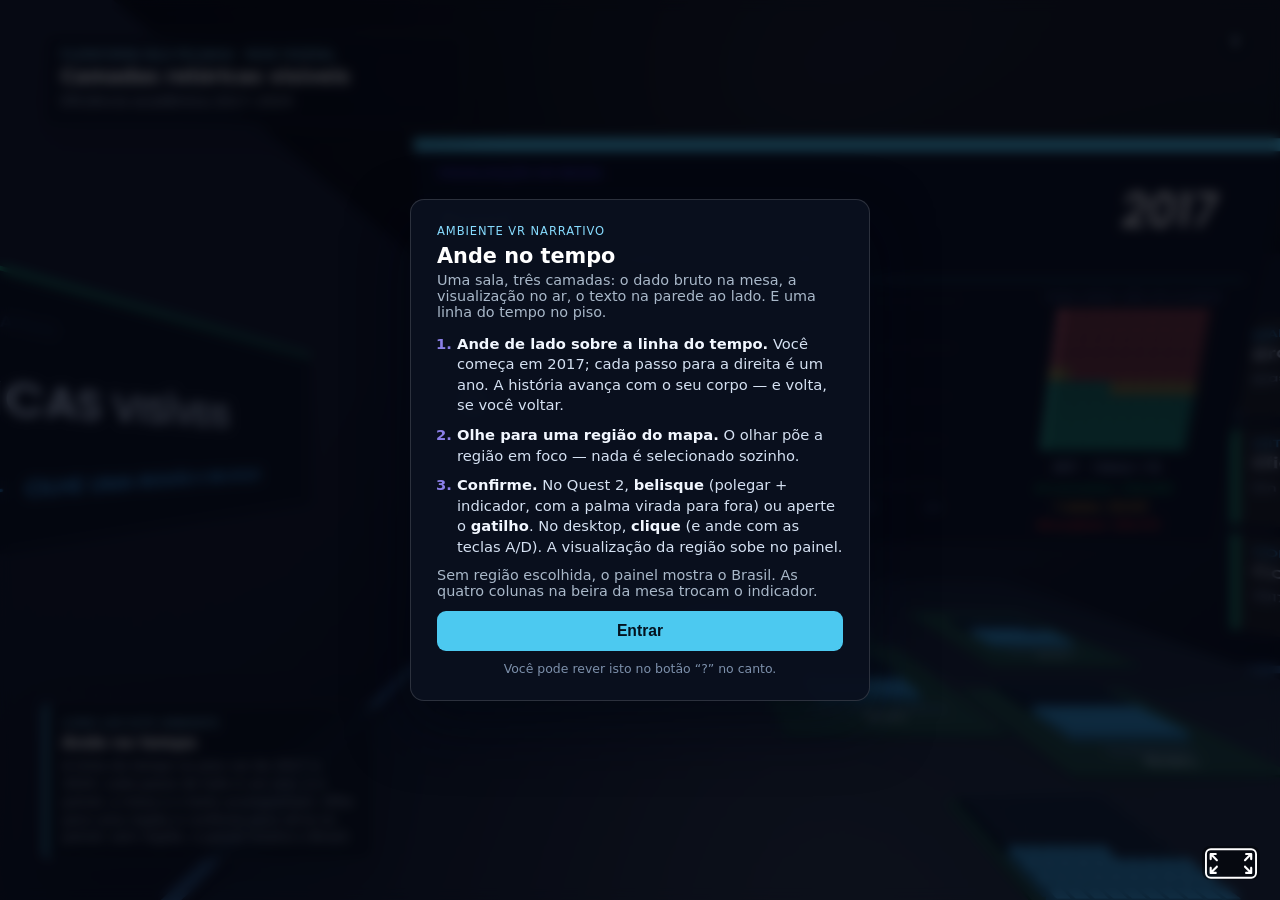
<file: versao-minimalista/index.html>
<!DOCTYPE html>
<html lang="pt-BR">
  <head>
    <meta charset="UTF-8" />
    <meta name="viewport" content="width=device-width, initial-scale=1.0" />
    <title>Camadas Retóricas Visíveis — Ambiente VR Narrativo</title>
    <link
      rel="icon"
      href="data:image/svg+xml,%3Csvg xmlns='http://www.w3.org/2000/svg' viewBox='0 0 64 64'%3E%3Crect width='64' height='64' rx='10' fill='%23050711'/%3E%3Crect x='14' y='22' width='36' height='26' rx='3' fill='%231d9e75'/%3E%3Crect x='18' y='10' width='28' height='8' rx='2' fill='%238b7fe8'/%3E%3C/svg%3E"
    />
    <link rel="stylesheet" href="styles.css?v=24" />
    <!-- A-Frame: tenta a copia LOCAL (offline) e cai no CDN se ela nao existir. -->
    <script src="assets/aframe-1.5.0.min.js"></script>
    <script>
      if (!window.AFRAME) {
        document.write('<scr' + 'ipt src="https://aframe.io/releases/1.5.0/aframe.min.js"><\/scr' + 'ipt>');
      }
    </script>
  </head>
  <body>
    <div id="transitionOverlay" aria-hidden="true"></div>

    <!-- Aparece quando a pagina foi aberta por HTTP fora do localhost: nesse
         caso o navegador (inclusive o do Quest) esconde o WebXR e o "Enter VR"
         vira tela cheia 2D, sem erro nenhum. Ver 05-headset.js. -->
    <div class="aviso-https" id="avisoHttps" role="alert" hidden>
      <strong>O modo VR está bloqueado nesta página.</strong>
      <span>O navegador só libera o WebXR por <b>HTTPS</b> (ou em localhost). No PC, rode
        <code>node server.js --quest</code> e abra no Quest o endereço <code>https://…:4443</code> que ele mostrar.</span>
    </div>

    <div class="loading-overlay" id="loadingOverlay" role="status" aria-live="polite">
      <div class="loading-card">
        <div class="loading-spinner" aria-hidden="true"></div>
        <span class="loading-text" id="loadingText">Montando o ambiente…</span>
      </div>
    </div>

    <!-- HUD 2D: existe apenas no monitor espelhado. Dentro do headset o unico
         canal de texto e a legenda 3D (#captionPanel). -->
    <main class="screen-frame" aria-label="Ambiente VR narrativo">
      <div class="hud-left">
        <div class="brand-panel">
          <span class="brand-kicker">Plataforma Nilo Peçanha &middot; Rede Federal</span>
          <strong id="hudTitle">Camadas retóricas visíveis</strong>
          <span id="hudSubtitle">Eficiência acadêmica 2017–2024</span>
        </div>
      </div>
      <aside class="nota-panel" id="notaPanel" aria-label="Como ler este ambiente">
        <span class="nota-kicker">Como ler este ambiente</span>
        <strong id="notaTitle"></strong>
        <p id="notaBody"></p>
      </aside>
    </main>

    <div class="onboard-overlay" id="onboardOverlay" hidden>
      <div class="onboard-card" role="dialog" aria-label="Como usar">
        <span class="onboard-kicker">Ambiente VR narrativo</span>
        <h2>Ande no tempo</h2>
        <p class="onboard-sub">Uma sala, três camadas: o dado bruto na mesa, a visualização no ar, o texto na parede ao lado. E uma linha do tempo no piso.</p>
        <ol class="onboard-steps">
          <li><strong>Ande de lado sobre a linha do tempo.</strong> Você começa em 2017; cada passo para a direita é um ano. A história avança com o seu corpo — e volta, se você voltar.</li>
          <li><strong>Olhe para uma região do mapa.</strong> O olhar põe a região em foco — nada é selecionado sozinho.</li>
          <li><strong>Confirme.</strong> No Quest 2, <strong>belisque</strong> (polegar + indicador, com a palma virada para fora) ou aperte o <strong>gatilho</strong>. No desktop, <strong>clique</strong> (e ande com as teclas A/D). A visualização da região sobe no painel.</li>
        </ol>
        <p class="onboard-sub">Sem região escolhida, o painel mostra o Brasil. As quatro colunas na beira da mesa trocam o indicador.</p>
        <button id="onboardStart" type="button">Entrar</button>
        <p class="onboard-foot">Você pode rever isto no botão “?” no canto.</p>
      </div>
    </div>
    <button class="help-btn" id="helpBtn" type="button" aria-label="Rever ajuda">?</button>

    <!-- =====================================================================
         CENA
         O HTML descreve a ESTRUTURA e o CONTEUDO; as medidas da planta (sala,
         mesa, zona de contexto, painel) sao aplicadas por js-ambiente/15-sala.js
         a partir de PLANTA, que por sua vez e derivada do desenho SVG. Nenhuma
         medida de ambiente aparece duplicada aqui.
         ===================================================================== -->
    <!-- renderer: valores para o Quest 2 (MSAA ligado, 72 Hz estaveis, foveacao
         media). Para comparar no headset sem editar nada, use a URL:
         ?hz=90  ?aa=0  ?fov=0..1  ?fps=1 (medidor dentro do VR) - ver 05-headset.js -->
    <a-scene
      id="scene"
      webxr="optionalFeatures: bounded-floor, hand-tracking"
      renderer="antialias: true; colorManagement: true; foveationLevel: 0.5; highRefreshRate: false; exposure: 1.05"
      cursor="rayOrigin: mouse; fuse: false"
      raycaster="objects: .clickable, .bloqueia-olhar; far: 14; interval: 60"
      fog="type: linear; color: #05070f; near: 5.5; far: 15"
      background="color: #05070f"
      vr-mode-ui="enabled: true"
      device-orientation-permission-ui="enabled: false"
    >
      <a-assets></a-assets>

      <!-- Rig no CHAO (y = 0). Em VR a altura vem do headset (local-floor); a
           camera volta a 0 no enter-vr. Somar 1,6 aqui poria o visitante a
           3,2 m do chao dentro do Quest. -->
      <a-entity id="cameraRig" position="0 0 1.8">
        <a-entity
          id="camera"
          camera
          position="0 1.6 0"
          look-controls="pointerLockEnabled: false; mouseEnabled: true"
          wasd-controls="acceleration: 14; fly: false"
        >
          <!-- Cursor de olhar: so ligado dentro do headset.
               O raio sai do OLHO (origin 0 0 1 desfaz o -1 da entidade). Com o
               raio nascendo 1 m a frente, nada a menos de 1 m respondia ao olhar
               - e da marca de observacao isso inclui a coluna de Retencao e o
               botao de som. O anel visivel e um filho que o componente
               reticulo-olhar leva ate o ponto mirado (sem visao dupla) e que e
               desenhado por cima de tudo (nao some dentro da mesa). -->
          <a-entity
            id="gazeCursor"
            position="0 0 -1"
            raycaster="enabled: false; objects: .clickable, .bloqueia-olhar; far: 14; interval: 50; origin: 0 0 1"
            cursor="fuse: false; rayOrigin: entity"
            reticulo-olhar
          >
            <a-ring
              id="gazeRing"
              visible="false"
              radius-inner="0.011"
              radius-outer="0.019"
              material="color: #ffffff; shader: flat; opacity: 0.9; transparent: true"
              sobrepor="ordem: 40"
            ></a-ring>
          </a-entity>

          <!-- Escurecimento de conforto no teleporte (o overlay 2D nao aparece
               dentro do headset). -->
          <a-plane
            id="vrFade"
            position="0 0 -0.5"
            width="2.2"
            height="1.5"
            visible="false"
            material="shader: flat; color: #02040a; opacity: 0; transparent: true; depthTest: false"
            sobrepor="ordem: 50"
          ></a-plane>

          <!-- Legenda 3D: o unico texto que existe dentro do headset.
               A ~20 graus abaixo do centro (a -27 graus caia fora da regiao nitida
               da lente do Quest 2) e com 46 colunas: linhas longas demais
               empurravam as pontas para a borda borrada da lente. sobrepor = por
               cima do mundo, senao some quando a pessoa se debruca na mesa. -->
          <a-entity id="captionPanel" position="0 -0.36 -1" visible="false">
            <a-plane width="0.92" height="0.2" material="color: #000000; opacity: 0.78; transparent: true; shader: flat" sobrepor="ordem: 30"></a-plane>
            <a-text
              id="captionText"
              value=""
              position="0 0 0.01"
              width="0.84"
              align="center"
              color="#ffffff"
              font="assets/poppins-msdf.json"
              shader="msdf"
              negate="false"
              wrap-count="46"
              sobrepor="ordem: 31"
            ></a-text>
          </a-entity>

          <!-- Medidor de quadros (so com ?fps=1): fps real do headset e draw calls. -->
          <a-text
            id="fpsTexto"
            value=""
            visible="false"
            position="-0.3 0.3 -1"
            width="0.3"
            wrap-count="16"
            align="left"
            color="#9dffb0"
            font="assets/poppins-msdf.json"
            shader="msdf"
            negate="false"
            sobrepor="ordem: 32"
          ></a-text>
        </a-entity>

        <!-- Quest 2: maos E controles declarados. O A-Frame so liga aquele cujo
             input source existir, entao o visitante pode largar os controles no
             meio da sessao e continuar com as maos (e vice-versa).
             maos-locais: o modelo da mao vem de assets/maos/ (sem internet o
             A-Frame buscaria em cdn.aframe.io e as maos ficariam invisiveis). -->
        <a-entity id="handLeft" hand-tracking-controls="hand: left; modelStyle: mesh; modelColor: #7fd4ff" maos-locais></a-entity>
        <a-entity id="handRight" hand-tracking-controls="hand: right; modelStyle: mesh; modelColor: #7fd4ff" maos-locais></a-entity>
        <a-entity id="ctrlLeft" oculus-touch-controls="hand: left"></a-entity>
        <a-entity id="ctrlRight" oculus-touch-controls="hand: right"></a-entity>
      </a-entity>

      <!-- Sala e pegadas das camadas no piso (construidas a partir de PLANTA). -->
      <a-entity id="sala"></a-entity>
      <a-entity id="zonas"></a-entity>

      <!-- Discos do piso (destinos de teleporte). O verde, ao lado de 2017, e a
           volta para a linha do tempo: ele RESTAURA a ancora da faixa (70-faixa.js).
           O alvo do olhar e um disco CHEIO e invisivel por cima do anel: o anel
           tem um furo no meio, e e exatamente no meio que a pessoa mira. -->
      <a-entity id="discoUsuario">
        <a-ring
          radius-inner="0.2"
          radius-outer="0.28"
          rotation="-90 0 0"
          material="color: #1d9e75; shader: flat; opacity: 0.85; transparent: true"
        ></a-ring>
        <a-circle radius="0.09" rotation="-90 0 0" material="color: #1d9e75; shader: flat"></a-circle>
        <a-circle class="clickable alvo-teleporte" radius="0.34" rotation="-90 0 0" position="0 0.004 0" data-destino="faixa" material="visible: false"></a-circle>
      </a-entity>
      <a-entity id="discoContexto">
        <a-ring
          radius-inner="0.18"
          radius-outer="0.24"
          rotation="-90 0 0"
          material="color: #8fa6c8; shader: flat; opacity: 0.45; transparent: true"
        ></a-ring>
        <a-circle class="clickable alvo-teleporte" radius="0.3" rotation="-90 0 0" position="0 0.004 0" data-destino="contexto" material="visible: false"></a-circle>
      </a-entity>

      <!-- =================================================================
           CAMADA DE DADOS BRUTOS: a mesa do mapa.
           ================================================================= -->
      <a-entity id="mesaMapa">
        <a-box id="plinto" material="color: #0e1a2b; roughness: 0.9; metalness: 0.06"></a-box>
        <a-box id="tampo" material="color: #132133; roughness: 0.7; metalness: 0.1"></a-box>
        <a-plane
          id="tampoFace"
          rotation="-90 0 0"
          material="color: #123f33; roughness: 0.85; metalness: 0.04"
        ></a-plane>

        <a-entity id="regioes"></a-entity>
        <a-entity id="colunas"></a-entity>

        <a-text
          id="mesaValorTitulo" data-linha-unica="1"
          value=""
          width="1.25"
          wrap-count="48"
          align="center"
          color="#6fa8e6"
          font="assets/poppins-msdf.json" shader="msdf" negate="false"
        ></a-text>

        <!-- Unico controle do ambiente (a sessao de estudo precisa mutar o som). -->
        <a-entity id="somBtn">
          <a-plane
            class="clickable alvo-acao"
            rotation="-90 0 0"
            width="0.36"
            height="0.11"
            data-acao="som"
            material="color: #16263f; shader: flat; opacity: 0.9; transparent: true"
          ></a-plane>
          <a-text
            id="somLabel" data-linha-unica="1"
            value="Som ligado"
            rotation="-90 0 0"
            position="0 0.004 0"
            width="0.26"
            wrap-count="11"
            align="center"
            color="#cfe9ff"
            font="assets/poppins-msdf.json" shader="msdf" negate="false"
          ></a-text>
        </a-entity>
      </a-entity>

      <!-- =================================================================
           CAMADA TEXTUAL: zona de contexto (anotacoes narrativas).
           ================================================================= -->
      <a-entity id="contextoZona">
        <a-entity id="contextoSlabs"></a-entity>
      </a-entity>

      <!-- Fio que liga a regiao em foco ao painel (o tracejado do desenho).
           Fino e translucido: de alguns pontos da faixa ele passa na frente do
           nome ou do valor de uma regiao de tras, e o texto tem de continuar
           legivel atraves dele. -->
      <a-cylinder
        id="fio"
        radius="0.0035"
        height="0.3"
        visible="false"
        material="color: #8b7fe8; shader: flat; opacity: 0.4; transparent: true"
      ></a-cylinder>

      <!-- =================================================================
           PAINEL EMERGENTE (3D): a visualizacao da regiao.
           ================================================================= -->
      <a-entity id="painel" visible="false">
        <!-- Fundo OPACO: com 0,96 de opacidade a placa da parede do fundo
             aparecia em fantasma atraves do grafico, e cada plano transparente
             custa sobreposicao no Quest. Com o painel aberto ele tambem barra o
             olhar (classe bloqueia-olhar, ligada em 50-interacao.js), para nao
             focar uma regiao escondida atras dele. -->
        <a-plane id="painelFundo" material="color: #0a1020; shader: flat"></a-plane>
        <a-plane id="painelTopo" height="0.04" material="color: #4cc9f0; shader: flat"></a-plane>

        <!-- width/wrap-count andam juntos: o A-Frame dimensiona o glifo por
             width/wrapCount, entao um rotulo curto com o wrapCount padrao (40)
             sai ilegivel no headset. Cada texto abaixo declara quantos
             caracteres cabem na largura que pediu. -->
        <a-text id="painelKicker" data-linha-unica="1" value="" position="-1.38 0.6 0.006" width="0.6" wrap-count="22" align="left" anchor="left" color="#8b7fe8" font="assets/poppins-msdf.json" shader="msdf" negate="false"></a-text>
        <a-text id="painelTitulo" data-linha-unica="1" value="" position="-1.38 0.46 0.006" width="1.05" wrap-count="19" align="left" anchor="left" color="#f4f8ff" font="assets/poppins-msdf.json" shader="msdf" negate="false"></a-text>
        <a-text id="painelManchete" value="" position="-1.38 0.33 0.006" width="2.3" wrap-count="62" align="left" anchor="left" color="#c6d4ea" font="assets/poppins-msdf.json" shader="msdf" negate="false"></a-text>
        <!-- O ANO da linha do tempo, grande, a altura dos olhos: a pessoa nao
             precisa olhar para o chao para saber em que ano esta. -->
        <a-text id="painelAno" data-linha-unica="1" value="" position="1.24 0.5 0.006" width="0.4" wrap-count="4" align="right" anchor="right" color="#ffffff" font="assets/poppins-msdf.json" shader="msdf" negate="false"></a-text>
        <a-text id="painelEvento" data-linha-unica="1" value="" position="1.24 0.385 0.006" width="0.6" wrap-count="22" align="right" anchor="right" color="#ffd166" font="assets/poppins-msdf.json" shader="msdf" negate="false"></a-text>
        <a-plane id="painelAcento" width="2.76" height="0.005" position="0 0.25 0.006" material="color: #4cc9f0; shader: flat; opacity: 0.5; transparent: true"></a-plane>

        <!-- Fechar: um alvo pequeno e afastado, para nao competir com os anos. -->
        <a-entity id="painelFechar" class="clickable alvo-acao" data-acao="fechar" position="1.37 0.6 0.01">
          <a-circle radius="0.045" material="color: #1a2436; shader: flat; opacity: 0.95; transparent: true"></a-circle>
          <a-text value="x" position="0 0 0.004" width="0.05" wrap-count="1" align="center" color="#cfe0f4" font="assets/poppins-msdf.json" shader="msdf" negate="false"></a-text>
        </a-entity>

        <!-- Grafico anotado 2017-2024 (heroi narrativo). -->
        <a-entity id="chartGrid"></a-entity>
        <a-entity id="chartLinha"></a-entity>
        <a-entity id="chartMarcadores"></a-entity>
        <a-entity id="chartAnotacoes"></a-entity>
        <a-text id="chartReadout" data-linha-unica="1" value="" position="-0.46 -0.63 0.01" width="0.63" wrap-count="14" align="center" color="#ffffff" font="assets/poppins-msdf.json" shader="msdf" negate="false"></a-text>

        <!-- Parede de 100 blocos do ano em foco (para onde vao os alunos). -->
        <a-text value="PARA ONDE VÃO OS ALUNOS" position="1.0 0.2 0.01" width="0.62" wrap-count="23" align="center" color="#7e92b4" font="assets/poppins-msdf.json" shader="msdf" negate="false"></a-text>
        <a-entity id="paredeHost" position="1.0 -0.32 0.02"></a-entity>
        <a-text id="paredeAno" data-linha-unica="1" value="" position="1.0 -0.4 0.01" width="0.62" wrap-count="24" align="center" color="#cfe0f4" font="assets/poppins-msdf.json" shader="msdf" negate="false"></a-text>
        <a-text id="paredeLegConc" data-linha-unica="1" value="" position="1.0 -0.48 0.01" width="0.74" wrap-count="30" align="center" color="#3ad29f" font="assets/poppins-msdf.json" shader="msdf" negate="false"></a-text>
        <a-text id="paredeLegRet" data-linha-unica="1" value="" position="1.0 -0.55 0.01" width="0.74" wrap-count="30" align="center" color="#ffd166" font="assets/poppins-msdf.json" shader="msdf" negate="false"></a-text>
        <a-text id="paredeLegEvad" data-linha-unica="1" value="" position="1.0 -0.62 0.01" width="0.74" wrap-count="30" align="center" color="#ff6b6b" font="assets/poppins-msdf.json" shader="msdf" negate="false"></a-text>
      </a-entity>
    </a-scene>

    <!-- Ordem importa: planta -> telemetria -> base -> dados/audio -> headset -> tarefas -> construtores -> boot -> linha do tempo -> treino -> estudo. -->
    <script src="js-ambiente/00-planta.js?v=24"></script>
    <script src="js-ambiente/01-telemetria.js?v=24"></script>
    <script src="js-ambiente/02-base.js?v=24"></script>
    <script src="js-ambiente/03-audio.js?v=24"></script>
    <script src="js-ambiente/04-narrativa.js?v=24"></script>
    <script src="js-ambiente/05-headset.js?v=24"></script>
    <script src="js-ambiente/07-tarefas.js?v=24"></script>
    <script src="js-ambiente/10-voxel.js?v=24"></script>
    <script src="js-ambiente/15-sala.js?v=24"></script>
    <script src="js-ambiente/20-mapa.js?v=24"></script>
    <script src="js-ambiente/30-contexto.js?v=24"></script>
    <script src="js-ambiente/40-painel.js?v=24"></script>
    <script src="js-ambiente/50-interacao.js?v=24"></script>
    <script src="js-ambiente/60-boot.js?v=24"></script>
    <script src="js-ambiente/70-faixa.js?v=24"></script>
    <script src="js-ambiente/85-treino.js?v=24"></script>
    <script src="js-ambiente/90-estudo.js?v=24"></script>
  </body>
</html>
</file>
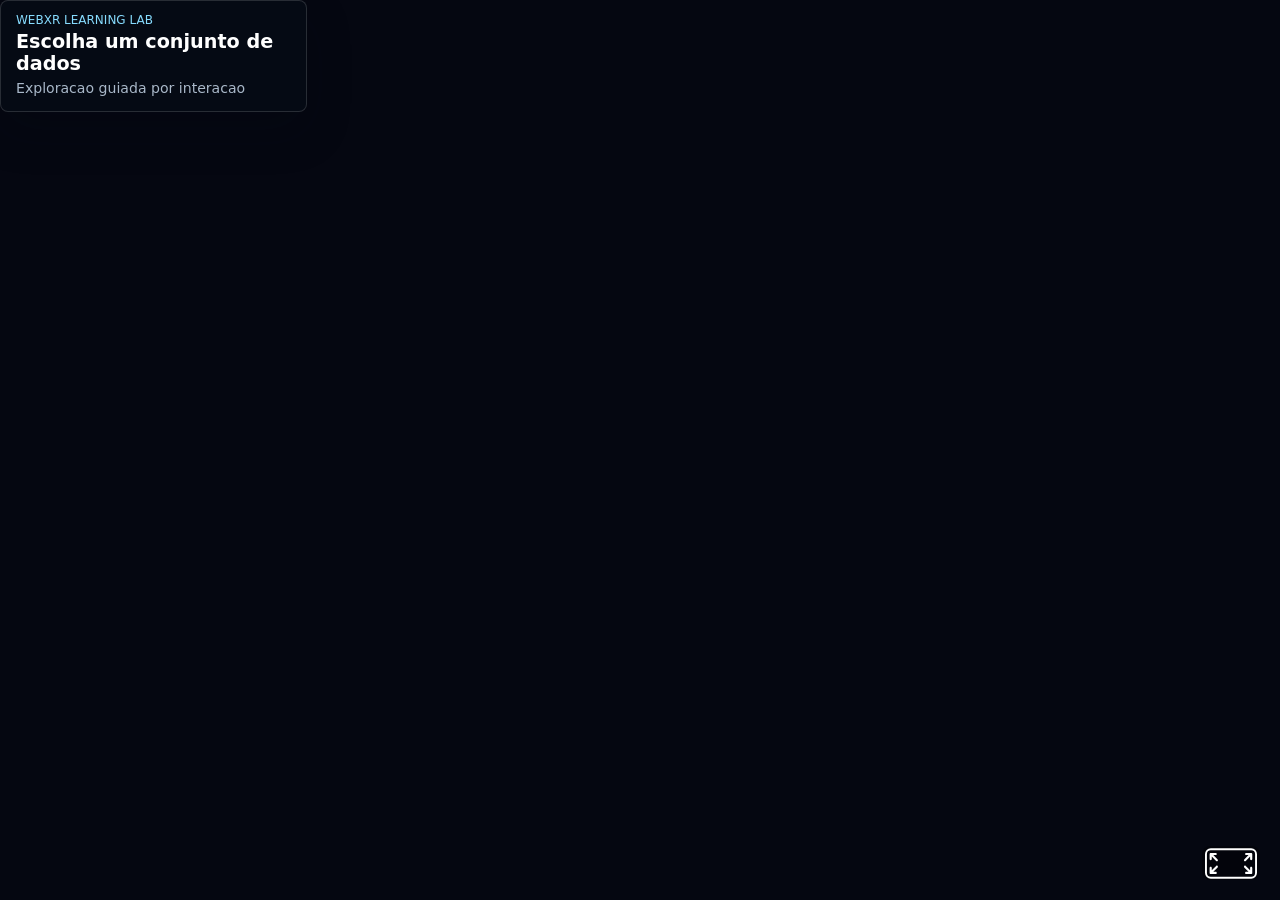
<file: dom-dump.html>
<!DOCTYPE html>
<html lang="pt-BR" class="a-fullscreen"><head>
    <meta charset="UTF-8">
    <meta name="viewport" content="width=device-width, initial-scale=1.0">
    <title>Laboratorio VR de Dados</title>
    <link rel="stylesheet" href="styles.css">
    <!-- A-Frame fornece a cena 3D, WebXR, camera, cursor e raycaster. -->
    <meta aframe-injected="" name="mobile-web-app-capable" content="yes"><meta aframe-injected="" name="theme-color" content="black"><script src="https://aframe.io/releases/1.5.0/aframe.min.js"></script><style>/* .a-fullscreen means not embedded. */
html.a-fullscreen {
  bottom: 0;
  left: 0;
  position: fixed;
  right: 0;
  top: 0;
}

html.a-fullscreen body {
  height: 100%;
  margin: 0;
  overflow: hidden;
  padding: 0;
  width: 100%;
}

/* Class is removed when doing <a-scene embedded>. */
html.a-fullscreen .a-canvas {
  width: 100% !important;
  height: 100% !important;
  top: 0 !important;
  left: 0 !important;
  right: 0 !important;
  bottom: 0 !important;
  position: fixed !important;
}

html:not(.a-fullscreen) .a-enter-vr,
html:not(.a-fullscreen) .a-enter-ar {
  right: 5px;
  bottom: 5px;
}

html:not(.a-fullscreen) .a-enter-ar {
  right: 60px;
}

/* In chrome mobile the user agent stylesheet set it to white  */
:-webkit-full-screen {
  background-color: transparent;
}

.a-hidden {
  display: none !important;
}

.a-canvas {
  height: 100%;
  left: 0;
  position: absolute;
  top: 0;
  width: 100%;
}

.a-canvas.a-grab-cursor:hover {
  cursor: grab;
  cursor: -moz-grab;
  cursor: -webkit-grab;
}

canvas.a-canvas.a-mouse-cursor-hover:hover {
  cursor: pointer;
}

.a-inspector-loader {
  background-color: #ed3160;
  position: fixed;
  left: 3px;
  top: 3px;
  padding: 6px 10px;
  color: #fff;
  text-decoration: none;
  font-size: 12px;
  font-family: Roboto,sans-serif;
  text-align: center;
  z-index: 99999;
  width: 204px;
}

/* Inspector loader animation */
@keyframes dots-1 { from { opacity: 0; } 25% { opacity: 1; } }
@keyframes dots-2 { from { opacity: 0; } 50% { opacity: 1; } }
@keyframes dots-3 { from { opacity: 0; } 75% { opacity: 1; } }
@-webkit-keyframes dots-1 { from { opacity: 0; } 25% { opacity: 1; } }
@-webkit-keyframes dots-2 { from { opacity: 0; } 50% { opacity: 1; } }
@-webkit-keyframes dots-3 { from { opacity: 0; } 75% { opacity: 1; } }

.a-inspector-loader .dots span {
  animation: dots-1 2s infinite steps(1);
  -webkit-animation: dots-1 2s infinite steps(1);
}

.a-inspector-loader .dots span:first-child + span {
  animation-name: dots-2;
  -webkit-animation-name: dots-2;
}

.a-inspector-loader .dots span:first-child + span + span {
  animation-name: dots-3;
  -webkit-animation-name: dots-3;
}

a-scene {
  display: block;
  position: relative;
  height: 100%;
  width: 100%;
}

a-assets,
a-scene video,
a-scene img,
a-scene audio {
  display: none;
}

.a-enter-vr-modal,
.a-orientation-modal {
  font-family: Consolas, Andale Mono, Courier New, monospace;
}

.a-enter-vr-modal a {
  border-bottom: 1px solid #fff;
  padding: 2px 0;
  text-decoration: none;
  transition: .1s color ease-in;
}

.a-enter-vr-modal a:hover {
  background-color: #fff;
  color: #111;
  padding: 2px 4px;
  position: relative;
  left: -4px;
}

.a-enter-vr,
.a-enter-ar {
  font-family: sans-serif, monospace;
  font-size: 13px;
  width: 100%;
  font-weight: 200;
  line-height: 16px;
  position: absolute;
  right: 20px;
  bottom: 20px;
}

.a-enter-ar.xr {
  right: 90px;
}

.a-enter-vr-button,
.a-enter-vr-modal,
.a-enter-vr-modal a {
  color: #fff;
  user-select: none;
  outline: none;
}

.a-enter-vr-button {
  background: rgba(0, 0, 0, 0.35) url("data:image/svg+xml,%3Csvg xmlns=%27http://www.w3.org/2000/svg%27 width=%27108%27 height=%2762%27 viewBox=%270 0 108 62%27%3E%3Ctitle%3Eaframe-vrmode-noborder-reduced-tracking%3C/title%3E%3Cpath d=%27M68.81,21.56H64.23v8.27h4.58a4.13,4.13,0,0,0,3.1-1.09,4.2,4.2,0,0,0,1-3,4.24,4.24,0,0,0-1-3A4.05,4.05,0,0,0,68.81,21.56Z%27 fill=%27%23fff%27/%3E%3Cpath d=%27M96,0H12A12,12,0,0,0,0,12V50A12,12,0,0,0,12,62H96a12,12,0,0,0,12-12V12A12,12,0,0,0,96,0ZM41.9,46H34L24,16h8l6,21.84,6-21.84H52Zm39.29,0H73.44L68.15,35.39H64.23V46H57V16H68.81q5.32,0,8.34,2.37a8,8,0,0,1,3,6.69,9.68,9.68,0,0,1-1.27,5.18,8.9,8.9,0,0,1-4,3.34l6.26,12.11Z%27 fill=%27%23fff%27/%3E%3C/svg%3E") 50% 50% no-repeat;
}

.a-enter-ar-button {
  background: rgba(0, 0, 0, 0.20) url("data:image/svg+xml,%3Csvg xmlns=%27http://www.w3.org/2000/svg%27 width=%27108%27 height=%2762%27 viewBox=%270 0 108 62%27%3E%3Ctitle%3Eaframe-armode-noborder-reduced-tracking%3C/title%3E%3Cpath d=%27M96,0H12A12,12,0,0,0,0,12V50A12,12,0,0,0,12,62H96a12,12,0,0,0,12-12V12A12,12,0,0,0,96,0Zm8,50a8,8,0,0,1-8,8H12a8,8,0,0,1-8-8V12a8,8,0,0,1,8-8H96a8,8,0,0,1,8,8Z%27 fill=%27%23fff%27/%3E%3Cpath d=%27M43.35,39.82H32.51L30.45,46H23.88L35,16h5.73L52,46H45.43Zm-9.17-5h7.5L37.91,23.58Z%27 fill=%27%23fff%27/%3E%3Cpath d=%27M68.11,35H63.18V46H57V16H68.15q5.31,0,8.2,2.37a8.18,8.18,0,0,1,2.88,6.7,9.22,9.22,0,0,1-1.33,5.12,9.09,9.09,0,0,1-4,3.26l6.49,12.26V46H73.73Zm-4.93-5h5a5.09,5.09,0,0,0,3.6-1.18,4.21,4.21,0,0,0,1.28-3.27,4.56,4.56,0,0,0-1.2-3.34A5,5,0,0,0,68.15,21h-5Z%27 fill=%27%23fff%27/%3E%3C/svg%3E") 50% 50% no-repeat;
}

.a-enter-vr.fullscreen .a-enter-vr-button {
  background-image: url("data:image/svg+xml,%3C%3Fxml version=%271.0%27 encoding=%27UTF-8%27 standalone=%27no%27%3F%3E%3Csvg width=%27108%27 height=%2762%27 viewBox=%270 0 108 62%27 version=%271.1%27 id=%27svg320%27 sodipodi:docname=%27fullscreen-aframe.svg%27 xml:space=%27preserve%27 inkscape:version=%271.2.1 %289c6d41e  2022-07-14%29%27 xmlns:inkscape=%27http://www.inkscape.org/namespaces/inkscape%27 xmlns:sodipodi=%27http://sodipodi.sourceforge.net/DTD/sodipodi-0.dtd%27 xmlns=%27http://www.w3.org/2000/svg%27 xmlns:svg=%27http://www.w3.org/2000/svg%27 xmlns:rdf=%27http://www.w3.org/1999/02/22-rdf-syntax-ns%23%27 xmlns:cc=%27http://creativecommons.org/ns%23%27 xmlns:dc=%27http://purl.org/dc/elements/1.1/%27%3E%3Cdefs id=%27defs324%27 /%3E%3Csodipodi:namedview id=%27namedview322%27 pagecolor=%27%23ffffff%27 bordercolor=%27%23000000%27 borderopacity=%270.25%27 inkscape:showpageshadow=%272%27 inkscape:pageopacity=%270.0%27 inkscape:pagecheckerboard=%270%27 inkscape:deskcolor=%27%23d1d1d1%27 showgrid=%27false%27 inkscape:zoom=%273.8064516%27 inkscape:cx=%2791.423729%27 inkscape:cy=%27-1.4449153%27 inkscape:window-width=%271440%27 inkscape:window-height=%27847%27 inkscape:window-x=%2732%27 inkscape:window-y=%2725%27 inkscape:window-maximized=%270%27 inkscape:current-layer=%27svg320%27 /%3E%3Ctitle id=%27title312%27%3Eaframe-armode-noborder-reduced-tracking%3C/title%3E%3Cpath d=%27M96 0H12A12 12 0 0 0 0 12V50A12 12 0 0 0 12 62H96a12 12 0 0 0 12-12V12A12 12 0 0 0 96 0Zm8 50a8 8 0 0 1-8 8H12a8 8 0 0 1-8-8V12a8 8 0 0 1 8-8H96a8 8 0 0 1 8 8Z%27 fill=%27%23fff%27 id=%27path314%27 style=%27fill:%23ffffff%27 /%3E%3Cg id=%27g356%27 transform=%27translate%28-206.61017 -232.61864%29%27%3E%3C/g%3E%3Cg id=%27g358%27 transform=%27translate%28-206.61017 -232.61864%29%27%3E%3C/g%3E%3Cg id=%27g360%27 transform=%27translate%28-206.61017 -232.61864%29%27%3E%3C/g%3E%3Cg id=%27g362%27 transform=%27translate%28-206.61017 -232.61864%29%27%3E%3C/g%3E%3Cg id=%27g364%27 transform=%27translate%28-206.61017 -232.61864%29%27%3E%3C/g%3E%3Cg id=%27g366%27 transform=%27translate%28-206.61017 -232.61864%29%27%3E%3C/g%3E%3Cg id=%27g368%27 transform=%27translate%28-206.61017 -232.61864%29%27%3E%3C/g%3E%3Cg id=%27g370%27 transform=%27translate%28-206.61017 -232.61864%29%27%3E%3C/g%3E%3Cg id=%27g372%27 transform=%27translate%28-206.61017 -232.61864%29%27%3E%3C/g%3E%3Cg id=%27g374%27 transform=%27translate%28-206.61017 -232.61864%29%27%3E%3C/g%3E%3Cg id=%27g376%27 transform=%27translate%28-206.61017 -232.61864%29%27%3E%3C/g%3E%3Cg id=%27g378%27 transform=%27translate%28-206.61017 -232.61864%29%27%3E%3C/g%3E%3Cg id=%27g380%27 transform=%27translate%28-206.61017 -232.61864%29%27%3E%3C/g%3E%3Cg id=%27g382%27 transform=%27translate%28-206.61017 -232.61864%29%27%3E%3C/g%3E%3Cg id=%27g384%27 transform=%27translate%28-206.61017 -232.61864%29%27%3E%3C/g%3E%3Cmetadata id=%27metadata561%27%3E%3Crdf:RDF%3E%3Ccc:Work rdf:about=%27%27%3E%3Cdc:title%3Eaframe-armode-noborder-reduced-tracking%3C/dc:title%3E%3C/cc:Work%3E%3C/rdf:RDF%3E%3C/metadata%3E%3Cpath d=%27m 98.168511 40.083649 c 0 -1.303681 -0.998788 -2.358041 -2.239389 -2.358041 -1.230088 0.0031 -2.240892 1.05436 -2.240892 2.358041 v 4.881296 l -9.041661 -9.041662 c -0.874129 -0.875631 -2.288954 -0.875631 -3.16308 0 -0.874129 0.874126 -0.874129 2.293459 0 3.167585 l 8.995101 8.992101 h -4.858767 c -1.323206 0.0031 -2.389583 1.004796 -2.389583 2.239386 0 1.237598 1.066377 2.237888 2.389583 2.237888 h 10.154599 c 1.323206 0 2.388082 -0.998789 2.392587 -2.237888 -0.0044 -0.03305 -0.009 -0.05858 -0.0134 -0.09161 0.0046 -0.04207 0.0134 -0.08712 0.0134 -0.13066 V 40.085172 h -1.52e-4%27 id=%27path596%27 style=%27fill:%23ffffff%3Bstroke-width:1.50194%27 /%3E%3Cpath d=%27m 23.091002 35.921781 -9.026643 9.041662 v -4.881296 c 0 -1.303681 -1.009302 -2.355037 -2.242393 -2.358041 -1.237598 0 -2.237888 1.05436 -2.237888 2.358041 l -0.0031 10.016421 c 0 0.04356 0.01211 0.08862 0.0015 0.130659 -0.0031 0.03153 -0.009 0.05709 -0.01211 0.09161 0.0031 1.239099 1.069379 2.237888 2.391085 2.237888 h 10.156101 c 1.320202 0 2.388079 -1.000291 2.388079 -2.237888 0 -1.234591 -1.067877 -2.236383 -2.388079 -2.239387 h -4.858767 l 8.995101 -8.9921 c 0.871126 -0.874127 0.871126 -2.293459 0 -3.167586 -0.875628 -0.877132 -2.291957 -0.877132 -3.169087 -1.52e-4%27 id=%27path598%27 style=%27fill:%23ffffff%3Bstroke-width:1.50194%27 /%3E%3Cpath d=%27m 84.649572 25.978033 9.041662 -9.041664 v 4.881298 c 0 1.299176 1.010806 2.350532 2.240891 2.355037 1.240601 0 2.23939 -1.055861 2.23939 -2.355037 V 11.798242 c 0 -0.04356 -0.009 -0.08862 -0.0134 -0.127671 0.0044 -0.03153 0.009 -0.06157 0.0134 -0.09313 -0.0044 -1.240598 -1.069379 -2.2393873 -2.391085 -2.2393873 h -10.1546 c -1.323205 0 -2.38958 0.9987893 -2.38958 2.2393873 0 1.233091 1.066375 2.237887 2.38958 2.240891 h 4.858768 l -8.995102 8.9921 c -0.874129 0.872625 -0.874129 2.288954 0 3.161578 0.874127 0.880137 2.288951 0.880137 3.16308 1.5e-4%27 id=%27path600%27 style=%27fill:%23ffffff%3Bstroke-width:1.50194%27 /%3E%3Cpath d=%27m 17.264988 13.822853 h 4.857265 c 1.320202 -0.0031 2.388079 -1.0078 2.388079 -2.240889 0 -1.240601 -1.067877 -2.2393893 -2.388079 -2.2393893 H 11.967654 c -1.321707 0 -2.388082 0.9987883 -2.391085 2.2393893 0.0031 0.03153 0.009 0.06157 0.01211 0.09313 -0.0031 0.03905 -0.0015 0.08262 -0.0015 0.127671 l 0.0031 10.020926 c 0 1.299176 1.00029 2.355038 2.237887 2.355038 1.233092 -0.0044 2.242393 -1.055862 2.242393 -2.355038 v -4.881295 l 9.026644 9.041661 c 0.877132 0.878635 2.293459 0.878635 3.169087 0 0.871125 -0.872624 0.871125 -2.288953 0 -3.161577 l -8.995282 -8.993616%27 id=%27path602%27 style=%27fill:%23ffffff%3Bstroke-width:1.50194%27 /%3E%3C/svg%3E");
}

.a-enter-vr-button,
.a-enter-ar-button {
  background-size: 90% 90%;
  border: 0;
  bottom: 0;
  cursor: pointer;
  min-width: 58px;
  min-height: 34px;
  /* 1.74418604651 */
  /*
    In order to keep the aspect ratio when resizing
    padding-top percentages are relative to the containing block's width.
    http://stackoverflow.com/questions/12121090/responsively-change-div-size-keeping-aspect-ratio
  */
  padding-right: 0;
  padding-top: 0;
  position: absolute;
  right: 0;
  transition: background-color .05s ease;
  -webkit-transition: background-color .05s ease;
  z-index: 9999;
  border-radius: 8px;
  touch-action: manipulation; /* Prevent iOS double tap zoom on the button */
}

.a-enter-ar-button {
  background-size: 100% 90%;
  border-radius: 7px;
}

.a-enter-ar-button:active,
.a-enter-ar-button:hover,
.a-enter-vr-button:active,
.a-enter-vr-button:hover {
  background-color: #ef2d5e;
}

.a-enter-vr-button.resethover {
  background-color: rgba(0, 0, 0, 0.35);
}

.a-enter-vr-modal {
  background-color: #666;
  border-radius: 0;
  display: none;
  min-height: 32px;
  margin-right: 70px;
  padding: 9px;
  width: 280px;
  right: 2%;
  position: absolute;
}

.a-enter-vr-modal:after {
  border-bottom: 10px solid transparent;
  border-left: 10px solid #666;
  border-top: 10px solid transparent;
  display: inline-block;
  content: '';
  position: absolute;
  right: -5px;
  top: 5px;
  width: 0;
  height: 0;
}

.a-enter-vr-modal p,
.a-enter-vr-modal a {
  display: inline;
}

.a-enter-vr-modal p {
  margin: 0;
}

.a-enter-vr-modal p:after {
  content: ' ';
}

.a-orientation-modal {
  background: rgba(244, 244, 244, 1) url("data:image/svg+xml,%3Csvg%20xmlns%3D%22http%3A//www.w3.org/2000/svg%22%20xmlns%3Axlink%3D%22http%3A//www.w3.org/1999/xlink%22%20version%3D%221.1%22%20x%3D%220px%22%20y%3D%220px%22%20viewBox%3D%220%200%2090%2090%22%20enable-background%3D%22new%200%200%2090%2090%22%20xml%3Aspace%3D%22preserve%22%3E%3Cpolygon%20points%3D%220%2C0%200%2C0%200%2C0%20%22%3E%3C/polygon%3E%3Cg%3E%3Cpath%20d%3D%22M71.545%2C48.145h-31.98V20.743c0-2.627-2.138-4.765-4.765-4.765H18.456c-2.628%2C0-4.767%2C2.138-4.767%2C4.765v42.789%20%20%20c0%2C2.628%2C2.138%2C4.766%2C4.767%2C4.766h5.535v0.959c0%2C2.628%2C2.138%2C4.765%2C4.766%2C4.765h42.788c2.628%2C0%2C4.766-2.137%2C4.766-4.765V52.914%20%20%20C76.311%2C50.284%2C74.173%2C48.145%2C71.545%2C48.145z%20M18.455%2C16.935h16.344c2.1%2C0%2C3.808%2C1.708%2C3.808%2C3.808v27.401H37.25V22.636%20%20%20c0-0.264-0.215-0.478-0.479-0.478H16.482c-0.264%2C0-0.479%2C0.214-0.479%2C0.478v36.585c0%2C0.264%2C0.215%2C0.478%2C0.479%2C0.478h7.507v7.644%20%20%20h-5.534c-2.101%2C0-3.81-1.709-3.81-3.81V20.743C14.645%2C18.643%2C16.354%2C16.935%2C18.455%2C16.935z%20M16.96%2C23.116h19.331v25.031h-7.535%20%20%20c-2.628%2C0-4.766%2C2.139-4.766%2C4.768v5.828h-7.03V23.116z%20M71.545%2C73.064H28.757c-2.101%2C0-3.81-1.708-3.81-3.808V52.914%20%20%20c0-2.102%2C1.709-3.812%2C3.81-3.812h42.788c2.1%2C0%2C3.809%2C1.71%2C3.809%2C3.812v16.343C75.354%2C71.356%2C73.645%2C73.064%2C71.545%2C73.064z%22%3E%3C/path%3E%3Cpath%20d%3D%22M28.919%2C58.424c-1.466%2C0-2.659%2C1.193-2.659%2C2.66c0%2C1.466%2C1.193%2C2.658%2C2.659%2C2.658c1.468%2C0%2C2.662-1.192%2C2.662-2.658%20%20%20C31.581%2C59.617%2C30.387%2C58.424%2C28.919%2C58.424z%20M28.919%2C62.786c-0.939%2C0-1.703-0.764-1.703-1.702c0-0.939%2C0.764-1.704%2C1.703-1.704%20%20%20c0.94%2C0%2C1.705%2C0.765%2C1.705%2C1.704C30.623%2C62.022%2C29.858%2C62.786%2C28.919%2C62.786z%22%3E%3C/path%3E%3Cpath%20d%3D%22M69.654%2C50.461H33.069c-0.264%2C0-0.479%2C0.215-0.479%2C0.479v20.288c0%2C0.264%2C0.215%2C0.478%2C0.479%2C0.478h36.585%20%20%20c0.263%2C0%2C0.477-0.214%2C0.477-0.478V50.939C70.131%2C50.676%2C69.917%2C50.461%2C69.654%2C50.461z%20M69.174%2C51.417V70.75H33.548V51.417H69.174z%22%3E%3C/path%3E%3Cpath%20d%3D%22M45.201%2C30.296c6.651%2C0%2C12.233%2C5.351%2C12.551%2C11.977l-3.033-2.638c-0.193-0.165-0.507-0.142-0.675%2C0.048%20%20%20c-0.174%2C0.198-0.153%2C0.501%2C0.045%2C0.676l3.883%2C3.375c0.09%2C0.075%2C0.198%2C0.115%2C0.312%2C0.115c0.141%2C0%2C0.273-0.061%2C0.362-0.166%20%20%20l3.371-3.877c0.173-0.2%2C0.151-0.502-0.047-0.675c-0.194-0.166-0.508-0.144-0.676%2C0.048l-2.592%2C2.979%20%20%20c-0.18-3.417-1.629-6.605-4.099-9.001c-2.538-2.461-5.877-3.817-9.404-3.817c-0.264%2C0-0.479%2C0.215-0.479%2C0.479%20%20%20C44.72%2C30.083%2C44.936%2C30.296%2C45.201%2C30.296z%22%3E%3C/path%3E%3C/g%3E%3C/svg%3E") center no-repeat;
  background-size: 50% 50%;
  bottom: 0;
  font-size: 14px;
  font-weight: 600;
  left: 0;
  line-height: 20px;
  right: 0;
  position: fixed;
  top: 0;
  z-index: 9999999;
}

.a-orientation-modal:after {
  color: #666;
  content: "Insert phone into Cardboard holder.";
  display: block;
  position: absolute;
  text-align: center;
  top: 70%;
  transform: translateY(-70%);
  width: 100%;
}

.a-orientation-modal button {
  background: url("data:image/svg+xml,%3Csvg%20xmlns%3D%22http%3A//www.w3.org/2000/svg%22%20xmlns%3Axlink%3D%22http%3A//www.w3.org/1999/xlink%22%20version%3D%221.1%22%20x%3D%220px%22%20y%3D%220px%22%20viewBox%3D%220%200%20100%20100%22%20enable-background%3D%22new%200%200%20100%20100%22%20xml%3Aspace%3D%22preserve%22%3E%3Cpath%20fill%3D%22%23000000%22%20d%3D%22M55.209%2C50l17.803-17.803c1.416-1.416%2C1.416-3.713%2C0-5.129c-1.416-1.417-3.713-1.417-5.129%2C0L50.08%2C44.872%20%20L32.278%2C27.069c-1.416-1.417-3.714-1.417-5.129%2C0c-1.417%2C1.416-1.417%2C3.713%2C0%2C5.129L44.951%2C50L27.149%2C67.803%20%20c-1.417%2C1.416-1.417%2C3.713%2C0%2C5.129c0.708%2C0.708%2C1.636%2C1.062%2C2.564%2C1.062c0.928%2C0%2C1.856-0.354%2C2.564-1.062L50.08%2C55.13l17.803%2C17.802%20%20c0.708%2C0.708%2C1.637%2C1.062%2C2.564%2C1.062s1.856-0.354%2C2.564-1.062c1.416-1.416%2C1.416-3.713%2C0-5.129L55.209%2C50z%22%3E%3C/path%3E%3C/svg%3E") no-repeat;
  border: none;
  height: 50px;
  text-indent: -9999px;
  width: 50px;
}

.a-loader-title {
  background-color: rgba(0, 0, 0, 0.6);
  font-family: sans-serif, monospace;
  text-align: center;
  font-size: 20px;
  height: 50px;
  font-weight: 300;
  line-height: 50px;
  position: absolute;
  right: 0px;
  left: 0px;
  top: 0px;
  color: white;
}

.a-modal {
  position: absolute;
  background: rgba(0, 0, 0, 0.60);
  background-size: 50% 50%;
  bottom: 0;
  font-size: 14px;
  font-weight: 600;
  left: 0;
  line-height: 20px;
  right: 0;
  position: fixed;
  top: 0;
  z-index: 9999999;
}

.a-dialog {
  position: relative;
  left: 50%;
  top: 50%;
  transform: translate(-50%, -50%);
  z-index: 199995;
  width: 300px;
  height: 200px;
  background-size: contain;
  background-color: white;
  font-family: sans-serif, monospace;
  font-size: 20px;
  border-radius: 3px;
  padding: 6px;
}

.a-dialog-text-container {
  width: 100%;
  height: 70%;
  align-self: flex-start;
  display: flex;
  justify-content: center;
  align-content: center;
  flex-direction: column;
}

.a-dialog-text {
  display: inline-block;
  font-weight: normal;
  font-size: 14pt;
  margin: 8px;
}

.a-dialog-buttons-container {
  display: inline-flex;
  align-self: flex-end;
  width: 100%;
  height: 30%;
}

.a-dialog-button {
  cursor: pointer;
  align-self: center;
  opacity: 0.9;
  height: 80%;
  width: 50%;
  font-size: 12pt;
  margin: 4px;
  border-radius: 2px;
  text-align:center;
  border: none;
  display: inline-block;
  -webkit-transition: all 0.25s ease-in-out;
  transition: all 0.25s ease-in-out;
  box-shadow: 0 1px 3px rgba(0, 0, 0, 0.10), 0 1px 2px rgba(0, 0, 0, 0.20);
  user-select: none;
}

.a-dialog-permission-button:hover {
  box-shadow: 0 7px 14px rgba(0,0,0,0.20), 0 2px 2px rgba(0,0,0,0.20);
}

.a-dialog-allow-button {
  background-color: #00ceff;
}

.a-dialog-deny-button {
  background-color: #ff005b;
}

.a-dialog-ok-button {
  background-color: #00ceff;
  width: 100%;
}

.a-dom-overlay:not(.a-no-style) {
  overflow: hidden;
  position: absolute;
  pointer-events: none;
  box-sizing: border-box;
  bottom: 0;
  left: 0;
  right: 0;
  top: 0;
  padding: 1em;
}

.a-dom-overlay:not(.a-no-style)>* {
  pointer-events: auto;
}

/*# sourceMappingURL=[data-uri] */</style><style>.rs-base {
  background-color: #333;
  color: #fafafa;
  border-radius: 0;
  font: 10px monospace;
  left: 5px;
  line-height: 1em;
  opacity: 0.85;
  overflow: hidden;
  padding: 10px;
  position: fixed;
  top: 5px;
  width: 300px;
  z-index: 10000;
}

.rs-base div.hidden {
  display: none;
}

.rs-base h1 {
  color: #fff;
  cursor: pointer;
  font-size: 1.4em;
  font-weight: 300;
  margin: 0 0 5px;
  padding: 0;
}

.rs-group {
  display: -webkit-box;
  display: -webkit-flex;
  display: flex;
  -webkit-flex-direction: column-reverse;
  flex-direction: column-reverse;
  margin-bottom: 5px;
}

.rs-group:last-child {
  margin-bottom: 0;
}

.rs-counter-base {
  align-items: center;
  display: -webkit-box;
  display: -webkit-flex;
  display: flex;
  height: 10px;
  -webkit-justify-content: space-between;
  justify-content: space-between;
  margin: 2px 0;
}

.rs-counter-base.alarm {
  color: #b70000;
  text-shadow: 0 0 0 #b70000,
               0 0 1px #fff,
               0 0 1px #fff,
               0 0 2px #fff,
               0 0 2px #fff,
               0 0 3px #fff,
               0 0 3px #fff,
               0 0 4px #fff,
               0 0 4px #fff;
}

.rs-counter-id {
  font-weight: 300;
  -webkit-box-ordinal-group: 0;
  -webkit-order: 0;
  order: 0;
  width: 54px;
}

.rs-counter-value {
  font-weight: 300;
  -webkit-box-ordinal-group: 1;
  -webkit-order: 1;
  order: 1;
  text-align: right;
  width: 35px;
}

.rs-canvas {
  -webkit-box-ordinal-group: 2;
  -webkit-order: 2;
  order: 2;
}

@media (min-width: 480px) {
  .rs-base {
    left: 20px;
    top: 20px;
  }
}

/*# sourceMappingURL=[data-uri] */</style>
  </head>
  <body>
    <div id="transitionOverlay" aria-hidden="true"></div>

    <main class="screen-frame" aria-label="Laboratorio VR de Dados">
      <div class="brand-panel">
        <span class="brand-kicker">WebXR Learning Lab</span>
        <strong id="hudTitle">Escolha um conjunto de dados</strong>
        <span id="hudSubtitle">Exploracao guiada por interacao</span>
      </div>
    </main>

    <a-scene id="scene" renderer="antialias: true; colorManagement: true; physicallyCorrectLights: true" cursor="rayOrigin: mouse; fuse: false" raycaster="objects: .clickable; far: 40; interval: 40" background="color: #eef7ff" vr-mode-ui="enabled: true" inspector="" keyboard-shortcuts="" screenshot="" xr-mode-ui="" device-orientation-permission-ui="">
      <a-assets>
        <a-mixin id="softText" text="font: kelsonsans; align: center; anchor: center; baseline: center"></a-mixin>
      </a-assets>

      <!-- Camera compartilhada: mouse no desktop e cursor gaze em VR. -->
      <a-entity id="cameraRig" position="0 1.6 0">
        <a-entity id="camera" camera="" look-controls="pointerLockEnabled: false" wasd-controls="acceleration: 16" position="" rotation="">
          <a-cursor id="gazeCursor" position="0 0 -1" geometry="primitive: ring; radiusInner: 0.012; radiusOuter: 0.02" material="color: #ffffff; shader: flat; opacity: 0.88" raycaster="objects: .clickable; far: 40; interval: 40" cursor="fuse: false; fuseTimeout: 850" animation__fusing="property: scale; startEvents: fusing; easing: easeInCubic; dur: 850; from: 1 1 1; to: 1.75 1.75 1.75" animation__reset="property: scale; startEvents: mouseleave; dur: 140; to: 1 1 1"></a-cursor>

          <!-- Plano escuro acoplado a camera para fade tambem aparecer em headset VR. -->
          <a-plane id="vrFade" position="0 0 -0.55" width="2.1" height="1.4" visible="false" material="shader: flat; color: #02040a; opacity: 0; transparent: true; depthTest: false" geometry=""></a-plane>
        </a-entity>
      </a-entity>

      <!-- Ambiente 1: selecao de dados. -->
      <a-entity id="selectionWorld" visible="true">
        <a-sky id="selectionSky" color="#eef7ff" material="" geometry="" scale=""></a-sky>
        <a-entity light="type: ambient; color: #ffffff; intensity: 1.05"></a-entity>
        <a-entity light="type: directional; color: #ffffff; intensity: 1.15" position="-3 5 4"></a-entity>
        <a-entity light="type: point; color: #7bdcff; intensity: 0.55; distance: 9" position="3 2.8 1.8"></a-entity>

        <a-plane rotation="-90 0 0" width="18" height="18" color="#dfeaf3" material="roughness: 0.82; metalness: 0" geometry=""></a-plane>
        <a-ring position="0 0.02 -1.8" rotation="-90 0 0" radius-inner="2.9" radius-outer="3.05" material="color: #bdd2e6; opacity: 0.46; transparent: true; shader: flat" geometry=""></a-ring>
        <a-ring position="0 0.025 -1.8" rotation="-90 0 0" radius-inner="4.15" radius-outer="4.2" material="color: #ffffff; opacity: 0.56; transparent: true; shader: flat" geometry=""></a-ring>

        <a-text value="Laboratorio VR de Dados" position="0 3.3 -3.2" color="#102030" width="5.8" align="center" font="kelsonsans" text=""></a-text>
        <a-text value="Escolha um tema e descubra como dados ganham significado quando voce interage com eles." position="0 2.85 -3.2" color="#536475" width="5.2" align="center" font="kelsonsans" text=""></a-text>

        <a-entity id="datasetCards"><a-entity position="" rotation="" scale="" animation__enter=""><a-box width="2.1" height="1.3" depth="0.09" position="" material="" geometry=""></a-box><a-box class="card-face" width="2" height="1.22" depth="0.08" material="" geometry=""></a-box><a-plane class="card-accent" width="1.75" height="0.035" position="" material="" geometry=""></a-plane><a-cylinder radius="0.18" height="0.035" rotation="" position="" material="" geometry=""></a-cylinder><a-text value="Educacao" position="" width="2.4" align="center" color="#ffffff" font="kelsonsans" text=""></a-text><a-text value="Aprendizagem ativa" position="" width="2.15" align="center" color="#dcecff" font="kelsonsans" text=""></a-text><a-text value="4 indicadores" position="" width="1.85" align="center" color="#b9c9df" font="kelsonsans" text=""></a-text><a-box class="clickable" width="2.12" height="1.34" depth="0.16" material="" geometry=""></a-box></a-entity><a-entity position="" rotation="" scale="" animation__enter=""><a-box width="2.1" height="1.3" depth="0.09" position="" material="" geometry=""></a-box><a-box class="card-face" width="2" height="1.22" depth="0.08" material="" geometry=""></a-box><a-plane class="card-accent" width="1.75" height="0.035" position="" material="" geometry=""></a-plane><a-cylinder radius="0.18" height="0.035" rotation="" position="" material="" geometry=""></a-cylinder><a-text value="Saude" position="" width="2.4" align="center" color="#ffffff" font="kelsonsans" text=""></a-text><a-text value="Prevencao e decisao" position="" width="2.15" align="center" color="#dcecff" font="kelsonsans" text=""></a-text><a-text value="4 indicadores" position="" width="1.85" align="center" color="#b9c9df" font="kelsonsans" text=""></a-text><a-box class="clickable" width="2.12" height="1.34" depth="0.16" material="" geometry=""></a-box></a-entity><a-entity position="" rotation="" scale="" animation__enter=""><a-box width="2.1" height="1.3" depth="0.09" position="" material="" geometry=""></a-box><a-box class="card-face" width="2" height="1.22" depth="0.08" material="" geometry=""></a-box><a-plane class="card-accent" width="1.75" height="0.035" position="" material="" geometry=""></a-plane><a-cylinder radius="0.18" height="0.035" rotation="" position="" material="" geometry=""></a-cylinder><a-text value="Economia" position="" width="2.4" align="center" color="#ffffff" font="kelsonsans" text=""></a-text><a-text value="Impactos cotidianos" position="" width="2.15" align="center" color="#dcecff" font="kelsonsans" text=""></a-text><a-text value="4 indicadores" position="" width="1.85" align="center" color="#b9c9df" font="kelsonsans" text=""></a-text><a-box class="clickable" width="2.12" height="1.34" depth="0.16" material="" geometry=""></a-box></a-entity><a-entity position="" rotation="" scale="" animation__enter=""><a-box width="2.1" height="1.3" depth="0.09" position="" material="" geometry=""></a-box><a-box class="card-face" width="2" height="1.22" depth="0.08" material="" geometry=""></a-box><a-plane class="card-accent" width="1.75" height="0.035" position="" material="" geometry=""></a-plane><a-cylinder radius="0.18" height="0.035" rotation="" position="" material="" geometry=""></a-cylinder><a-text value="Clima" position="" width="2.4" align="center" color="#ffffff" font="kelsonsans" text=""></a-text><a-text value="Sistemas vivos" position="" width="2.15" align="center" color="#dcecff" font="kelsonsans" text=""></a-text><a-text value="4 indicadores" position="" width="1.85" align="center" color="#b9c9df" font="kelsonsans" text=""></a-text><a-box class="clickable" width="2.12" height="1.34" depth="0.16" material="" geometry=""></a-box></a-entity></a-entity>
      </a-entity>

      <!-- Ambiente 2: exploracao escura e focada. -->
      <a-entity id="explorationWorld" visible="false">
        <a-sky id="explorationSky" color="#050711" material="" geometry="" scale=""></a-sky>
        <a-entity light="type: ambient; color: #7286a8; intensity: 0.18"></a-entity>
        <a-entity light="type: directional; color: #dbe7ff; intensity: 1.65" position="-2 5 2"></a-entity>
        <a-entity light="type: point; color: #55d6ff; intensity: 1.2; distance: 8" position="0 3 -2.4"></a-entity>
        <a-entity light="type: point; color: #ffd66b; intensity: 0.65; distance: 7" position="3.2 2.4 -3.5"></a-entity>

        <a-plane rotation="-90 0 0" width="18" height="18" color="#080b16" material="roughness: 0.76; metalness: 0.08" geometry=""></a-plane>
        <a-ring id="focusRing" position="0 0.035 -2.6" rotation="-90 0 0" radius-inner="2.85" radius-outer="2.95" material="color: #4cc9f0; opacity: 0.28; transparent: true; shader: flat" animation__pulse="property: material.opacity; from: 0.18; to: 0.42; dir: alternate; loop: true; dur: 1800; easing: easeInOutSine" geometry=""></a-ring>

        <a-text id="datasetTitle" value="" position="0 3.12 -3.6" color="#f7fbff" width="5.6" align="center" font="kelsonsans" text=""></a-text>
        <a-text id="datasetLead" value="" position="0 2.72 -3.6" color="#a9bad0" width="5.4" align="center" font="kelsonsans" text=""></a-text>

        <a-entity id="dataObjects"></a-entity>

        <a-entity id="infoPanel" visible="false" position="0 1.72 -4.15" scale="0.88 0.88 0.88">
          <a-plane width="4.45" height="1.52" material="color: #101828; opacity: 0.92; transparent: true; roughness: 0.5; metalness: 0.08" geometry=""></a-plane>
          <a-plane id="infoAccent" width="4.45" height="0.045" position="0 0.735 0.01" material="color: #4cc9f0; shader: flat" geometry=""></a-plane>
          <a-text id="infoTitle" value="" position="0 0.49 0.025" color="#ffffff" width="4" align="center" font="kelsonsans" text=""></a-text>
          <a-text id="infoDescription" value="" position="0 0.08 0.025" color="#d5e4f4" width="4.08" align="center" wrap-count="58" font="kelsonsans" text=""></a-text>
          <a-text id="infoMeaning" value="" position="0 -0.43 0.025" color="#9fb0c8" width="4.1" align="center" wrap-count="62" font="kelsonsans" text=""></a-text>
        </a-entity>

        <a-entity id="backButton" position="-3.25 1.2 -3.25" rotation="0 23 0">
          <a-box class="clickable" width="1.18" height="0.44" depth="0.08" material="color: #172033; roughness: 0.45; metalness: 0.05; emissive: #284060; emissiveIntensity: 0.16" geometry=""></a-box>
          <a-text value="Voltar" position="0 0 0.055" width="2.25" align="center" color="#eaf4ff" font="kelsonsans" text=""></a-text>
        </a-entity>
      </a-entity>
    <canvas class="a-canvas a-grab-cursor" data-aframe-canvas="true" data-engine="three.js r158" width="762" height="484"></canvas><div class="a-loader-title" style="display: none;">Laboratorio VR de Dados</div><div class="a-enter-vr fullscreen" aframe-injected=""><button class="a-enter-vr-button" title="Enter VR mode with a headset or fullscreen without" aframe-injected=""></button></div><div class="a-orientation-modal a-hidden" aframe-injected=""><button aframe-injected="">Exit VR</button></div></a-scene>

    <script src="app.js"></script>
  

</body></html>
</file>
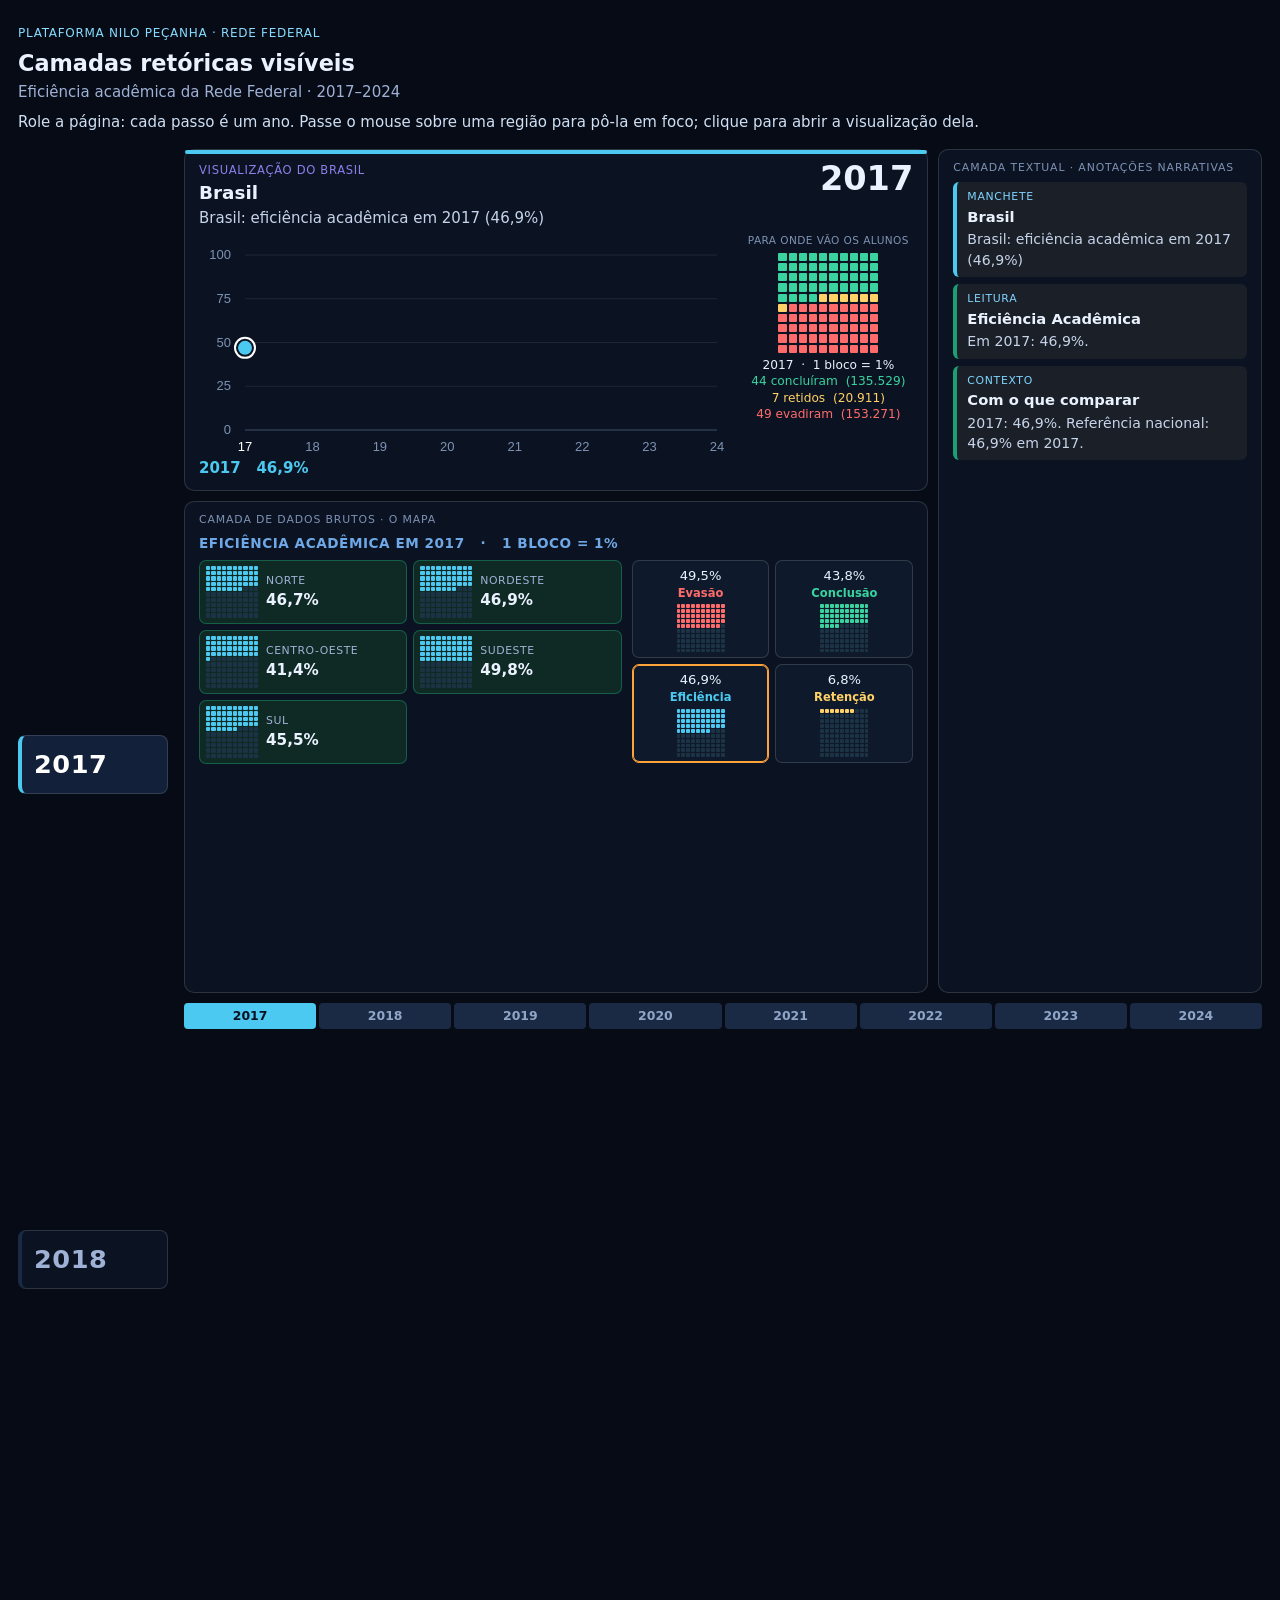
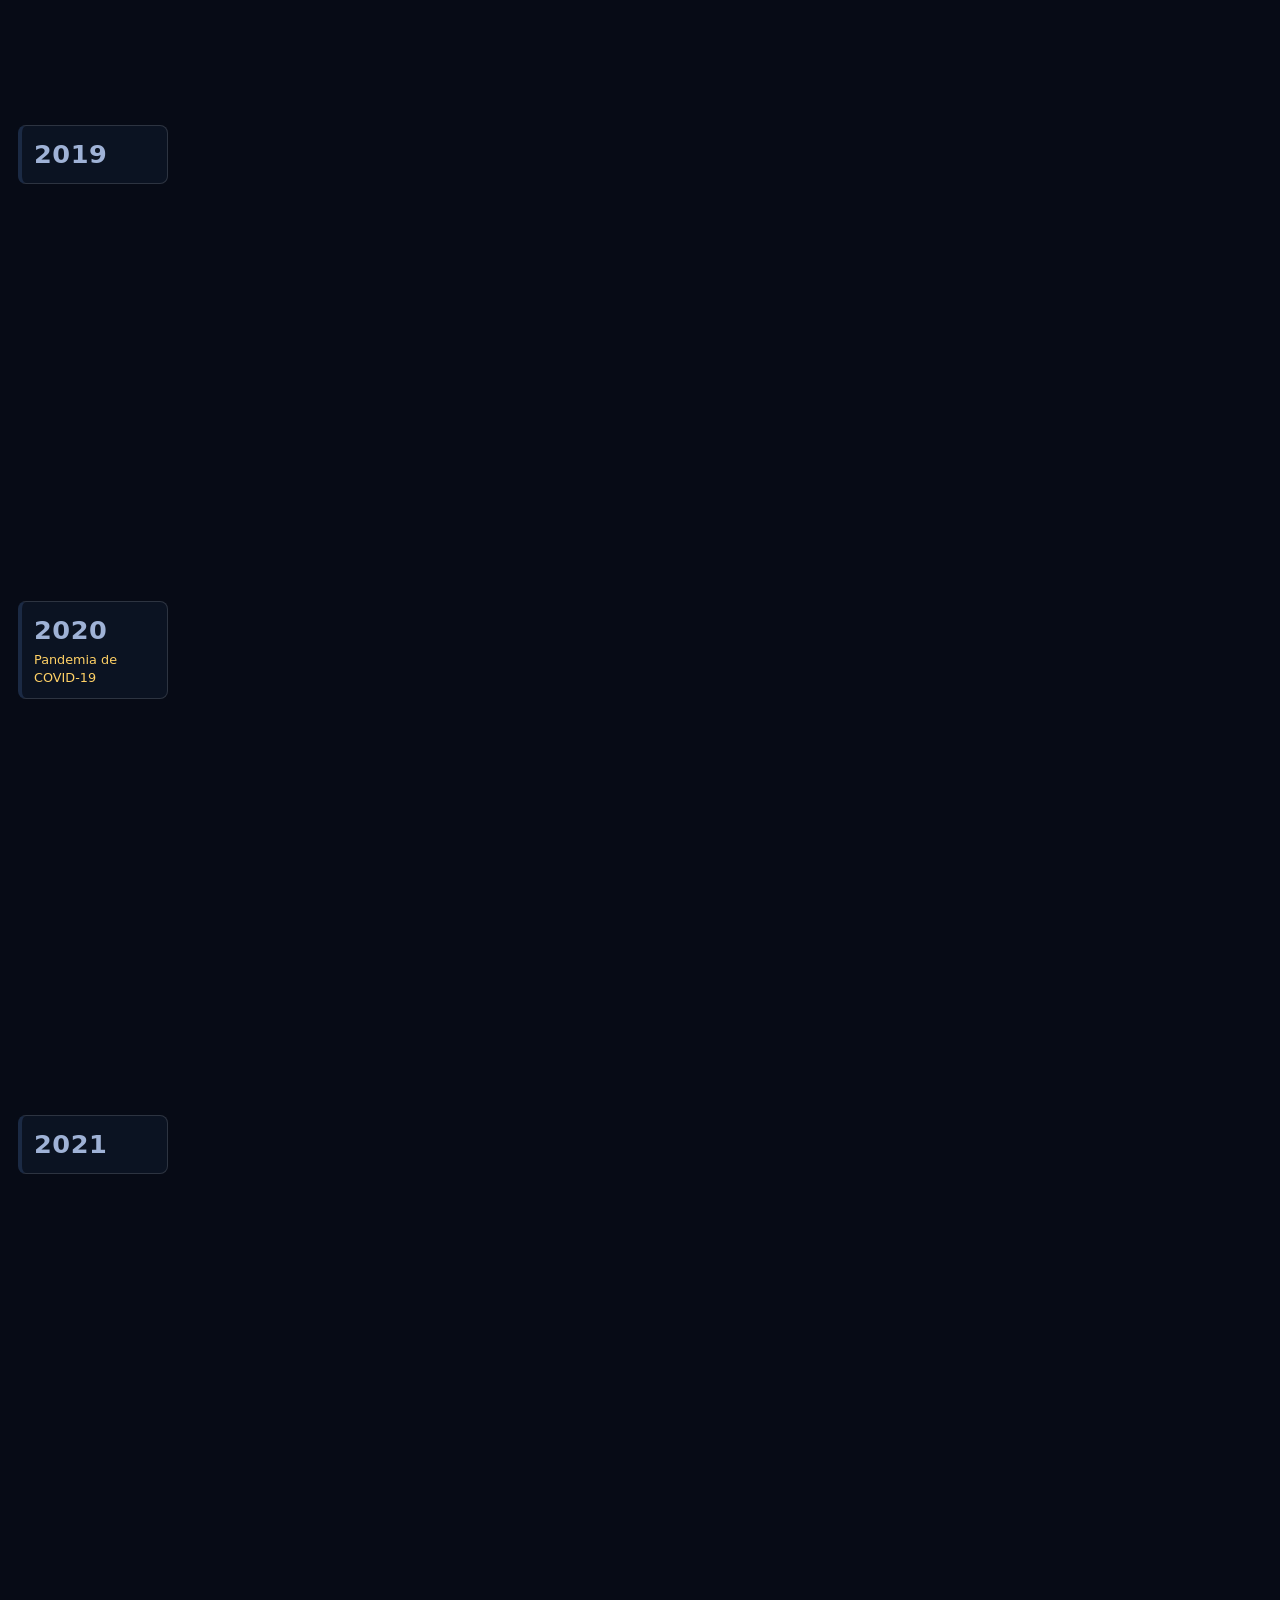
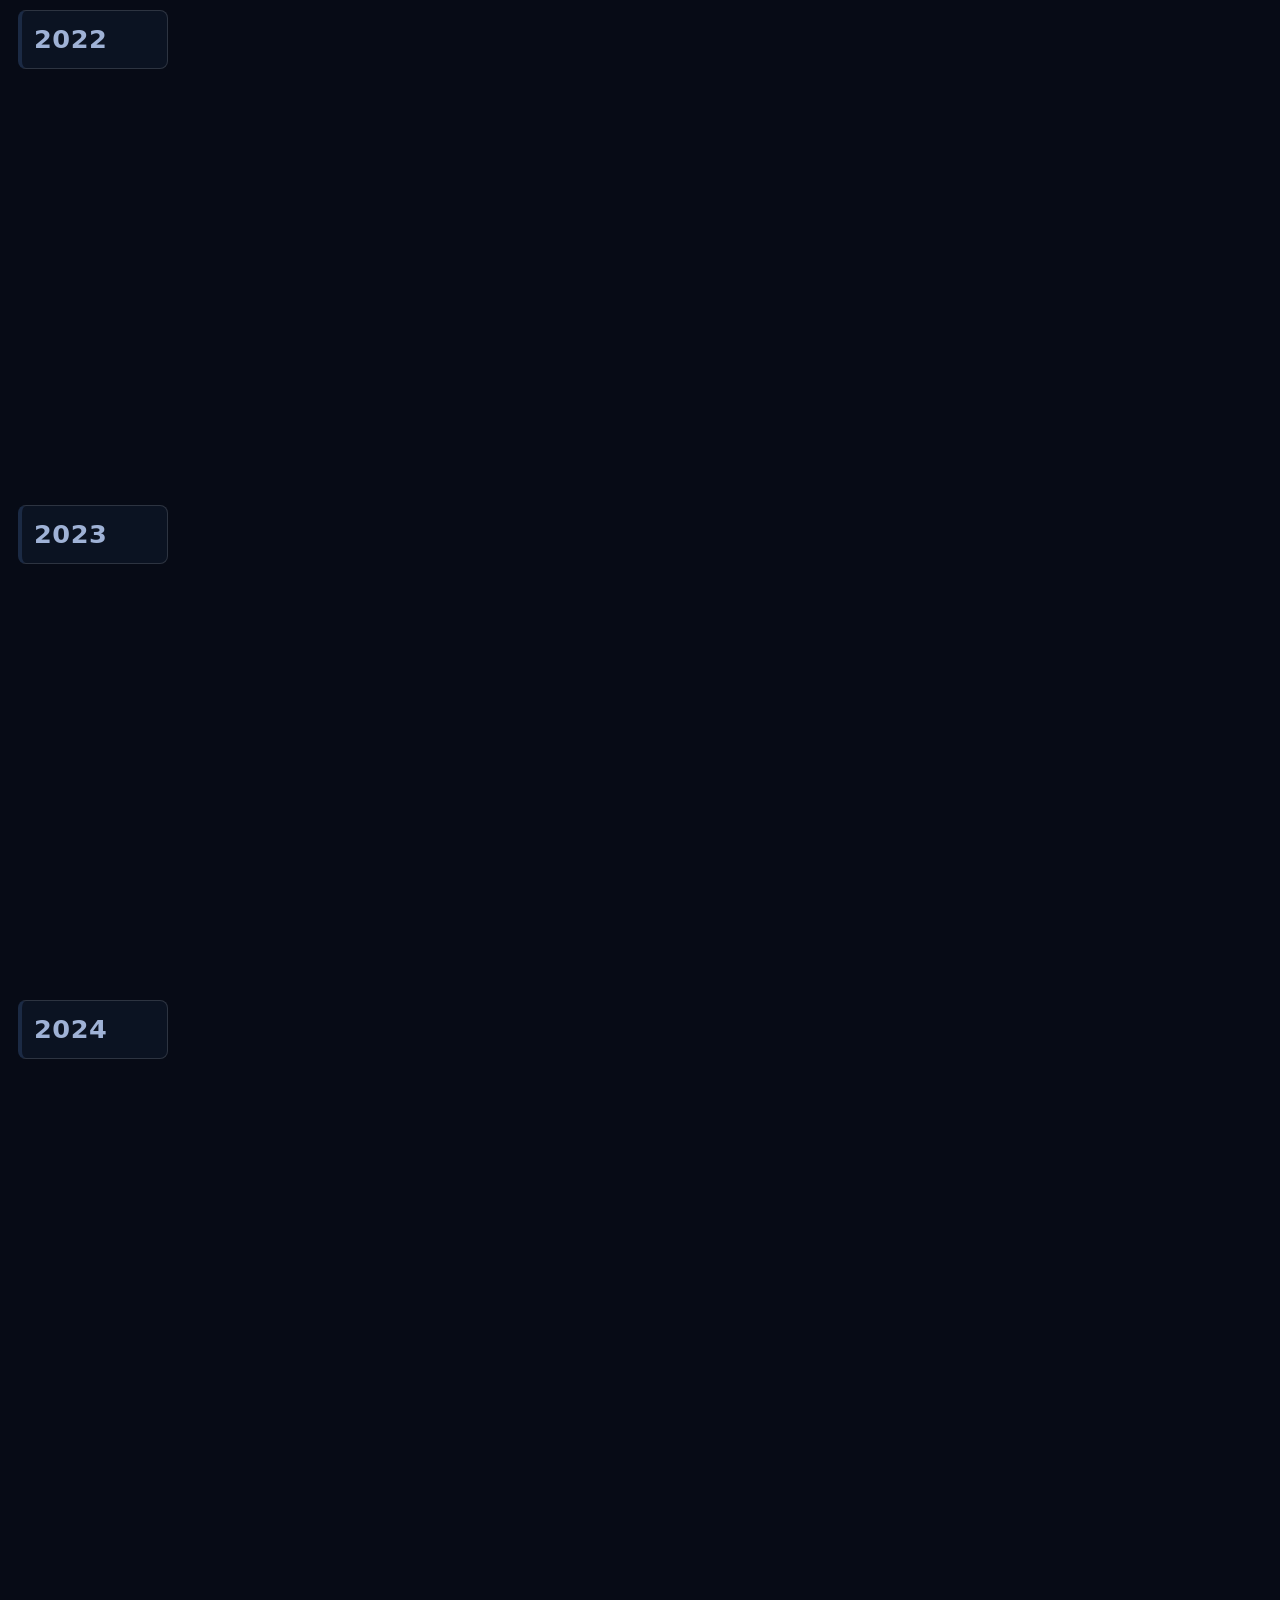
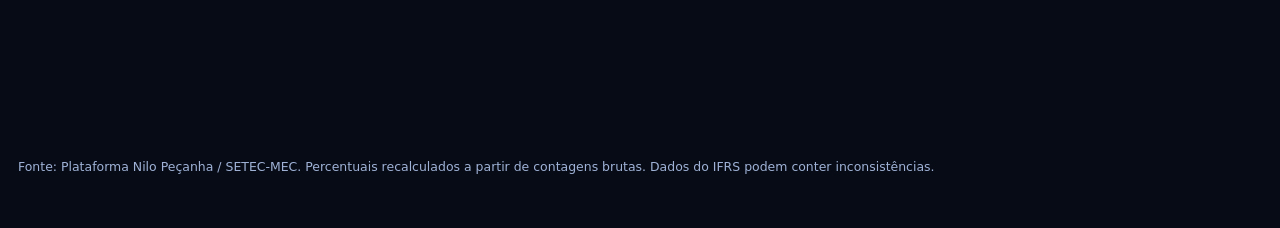
<file: versao-minimalista/controle-2d.html>
<!DOCTYPE html>
<html lang="pt-BR">
<head>
<meta charset="UTF-8" />
<meta name="viewport" content="width=device-width, initial-scale=1.0" />
<title>Camadas retóricas visíveis — condição 2D (controle do estudo)</title>
<!--
  CONDICAO 2D (controle do estudo) - piloto-v1, scrollytelling.

  Os MESMOS dados, textos e ordem da condicao imersiva (index.html), numa
  pagina plana. As tres camadas da sala ficam num PALCO fixo (sticky) e a
  ROLAGEM faz o papel do corpo na linha do tempo do piso: cada passo da trilha
  a esquerda e um ano, de 2017 a 2024.
    painel .... a visualizacao (Brasil por padrao; a regiao, se aberta):
                grafico revelado ate o ano em que a pessoa esta e os 100
                blocos do ano. O desfecho (pior/melhor ano) so em 2024.
    mesa ...... dados brutos: 5 regioes com 100 blocos (1 bloco = 1%) e os 4
                indicadores do contexto em foco - no ano em que a pessoa esta
    contexto .. as tres anotacoes narrativas (manchete, leitura, contexto)
    regua ..... a linha do tempo (o equivalente da faixa no piso)
  O palco repete a sala: o painel em cima da mesa e a zona de contexto a
  direita.
  A regra que transforma a rolagem em ano e a MESMA da faixa (anoNaFaixa, em
  js-ambiente/00-planta.js), com a mesma folga nas fronteiras. Toda frase vem
  de js-ambiente/04-narrativa.js e as tarefas de js-ambiente/07-tarefas.js -
  os mesmos arquivos da condicao imersiva. Passar o mouse numa regiao poe ela
  em foco (como o olhar); clicar abre o painel dela (como a pinca); o "x"
  volta ao Brasil. tests/paridade-2d.js confere, com as duas paginas abertas,
  que os textos exibidos sao identicos.
-->
<style>
  :root { --bg:#070b16; --panel:#0b1322; --border:rgba(255,255,255,.14); --txt:#eaf2ff; --muted:#9fb2d6; --foco:#ffa23a; --verde:#1d9e75; }
  * { box-sizing:border-box; }
  html { scroll-behavior:auto; }
  body { margin:0; background:var(--bg); color:var(--txt); font:15px/1.45 Inter,ui-sans-serif,system-ui,sans-serif; }
  .topo { max-width:1320px; margin:0 auto; padding:22px 18px 6px; }
  .kicker { color:#87dcff; font-size:.75rem; letter-spacing:.06em; text-transform:uppercase; }
  h1 { margin:.15em 0 .1em; font-size:1.4rem; }
  .sub { color:var(--muted); margin:0; }
  .instrucao { color:#cfe0f4; margin:8px 0 0; }

  /* Historia: trilha de anos (rola) + palco (fixo) */
  .historia { max-width:1320px; margin:0 auto; padding:0 18px; display:grid; grid-template-columns:150px minmax(0,1fr); gap:16px; }
  .trilha { padding:42vh 0 52vh; }
  .passo { height:55vh; display:flex; align-items:center; }
  .passo .cartao { width:100%; border:1px solid var(--border); border-left:4px solid #1b2a44; border-radius:8px; padding:10px 12px; background:#0b1322; color:var(--muted); transition:border-color .15s, color .15s, background .15s; }
  .passo .ano { font-size:1.6rem; font-weight:800; letter-spacing:.02em; }
  .passo .evento { font-size:.8rem; color:#ffd166; margin-top:2px; }
  .passo.atual .cartao { color:#fff; background:#122039; }
  .passo.passado .cartao { color:#cfe0f4; border-left-color:#2c4a6e; }
  .palco { position:sticky; top:0; height:100vh; padding:10px 0; display:flex; flex-direction:column; gap:10px; min-height:0; }
  /* Palco como a sala: o painel em cima da mesa, a zona de contexto a direita
     ocupando a altura toda (o texto e o que mais cresce). Assim tudo cabe numa
     tela de notebook (1280 x 650 uteis) sem rolagem interna nem nada cortado. */
  .palco-corpo { flex:1 1 auto; min-height:0; display:grid; grid-template-columns:minmax(0,2.3fr) minmax(250px,1fr); gap:10px; }
  .coluna-esq { min-height:0; display:flex; flex-direction:column; gap:10px; }
  .coluna-esq > .card[data-secao="mesa"] { flex:1 1 auto; min-height:0; overflow:auto; }
  .palco-corpo > aside.card { min-height:0; overflow:auto; }

  .card { background:var(--panel); border:1px solid var(--border); border-radius:10px; padding:10px 14px; }
  .camada { color:#7e92b4; font-size:.68rem; letter-spacing:.08em; text-transform:uppercase; margin:0 0 6px; }

  /* Painel */
  .painel { flex:none; position:relative; }
  .painel-topo { height:4px; border-radius:2px; margin:-10px -14px 8px; }
  .painel-cab { display:flex; justify-content:space-between; align-items:flex-start; gap:12px; }
  .painel-kicker { color:#8b7fe8; font-size:.72rem; letter-spacing:.06em; }
  .painel-titulo { font-size:1.15rem; font-weight:700; margin:1px 0; }
  .painel-manchete { color:#c6d4ea; margin:0 0 4px; }
  .painel-ano { text-align:right; flex:none; }
  .painel-ano .grande { font-size:2.1rem; font-weight:800; line-height:1; }
  .painel-ano .evento { color:#ffd166; font-size:.82rem; min-height:1.1em; margin-top:4px; }
  .fechar { background:#1a2436; color:#cfe0f4; border:1px solid var(--border); border-radius:50%; width:30px; height:30px; cursor:pointer; font:inherit; margin-left:8px; }
  .fechar[hidden] { display:none; }
  .painel-corpo { display:grid; grid-template-columns:minmax(0,1fr) 170px; gap:14px; align-items:start; }
  canvas { width:100%; display:block; }
  .readout { font-weight:700; margin-top:2px; white-space:pre; }
  .parede-titulo { color:#7e92b4; font-size:.66rem; letter-spacing:.04em; text-align:center; white-space:nowrap; }
  .parede .grade { max-width:100px; margin:4px auto; }
  .parede p { margin:0; text-align:center; font-size:.76rem; line-height:1.35; white-space:pre; }

  /* Mesa */
  .mesa-titulo { color:#6fa8e6; font-weight:600; letter-spacing:.04em; margin:0 0 6px; white-space:pre; font-size:.85rem; }
  .mesa-corpo { display:grid; grid-template-columns:minmax(0,1.5fr) minmax(0,1fr); gap:10px; }
  .mapa { display:grid; grid-template-columns:1fr 1fr; grid-template-areas:"norte nordeste" "centro-oeste sudeste" "sul ."; gap:6px; }
  .regiao { display:flex; gap:8px; align-items:center; border:1px solid rgba(29,158,117,.45); background:#0f2a24; border-radius:7px; padding:5px 6px; cursor:pointer; outline:none; }
  .regiao .grade { width:52px; flex:none; margin:0; gap:1px; }
  .regiao.foco { border-color:#7fd4ff; background:#123a33; }
  .regiao.aberta { border-color:var(--foco); background:#3b2a12; }
  .regiao .nome { font-size:.68rem; letter-spacing:.05em; color:var(--muted); }
  .regiao.aberta .nome { color:#ffd9a8; }
  .regiao .valor { font-weight:700; font-size:.95rem; }
  .grade { display:grid; grid-template-columns:repeat(10, 1fr); gap:2px; max-width:150px; }
  .grade i { display:block; aspect-ratio:1; border-radius:1px; background:#1c3346; }
  .colunas { display:grid; grid-template-columns:1fr 1fr; gap:6px; align-content:start; }
  .coluna { border:1px solid var(--border); border-radius:7px; padding:5px; background:#0e1a2b; cursor:pointer; text-align:center; outline:none; }
  .coluna.ativa { border-color:var(--foco); box-shadow:0 0 0 1px var(--foco) inset; }
  .coluna .grade { max-width:48px; margin:3px auto 0; gap:1px; }
  .coluna .nome { font-size:.72rem; font-weight:600; }
  .coluna .valor { font-size:.82rem; }
  .ctx-bloco { border-left:4px solid var(--verde); background:#1b1f27; border-radius:6px; padding:7px 10px; margin-bottom:7px; }
  .ctx-bloco .k { color:#7fd4ff; font-size:.68rem; letter-spacing:.06em; }
  .ctx-bloco .t { font-weight:700; margin:1px 0 2px; font-size:.92rem; }
  .ctx-bloco .c { color:#c6d4ea; margin:0; font-size:.88rem; }

  /* Regua: a linha do tempo (o equivalente da faixa no piso) */
  .regua { flex:none; display:grid; grid-template-columns:repeat(8, 1fr); gap:3px; }
  .regua span { text-align:center; font-size:.78rem; font-weight:600; padding:4px 0; border-radius:4px; background:#1b2a44; color:#8fa6c8; }
  .regua span.passado { background:#2c4a6e; color:#cfe0f4; }
  .regua span.atual { color:#081022; }

  .nota { color:var(--muted); font-size:.78rem; }
  .rodape { max-width:1320px; margin:0 auto; padding:0 18px 40px; }
  /* Legenda (tarefa, avisos): dentro do cabecalho do painel, no espaco entre
     o titulo e o ano - ocupa lugar proprio e nunca cobre nada. (Fixa no topo
     da janela, ela ficava por cima da borda e do cabecalho do painel.) */
  #legenda { display:none; flex:1 1 auto; align-self:center; margin:0 6px; background:#000d; border:1px solid #7b61ff; color:#fff; font-weight:600; padding:8px 12px; border-radius:8px; text-align:center; }
  #legenda.visivel { display:block; }
  #studyPanel2d { position:fixed; right:14px; top:14px; z-index:30; width:250px; padding:12px 14px; background:rgba(8,13,24,.95); border:1px solid var(--border); border-left:3px solid #7b61ff; border-radius:10px; font-size:13px; }
  #studyPanel2d button { display:block; width:100%; margin-top:6px; padding:7px 10px; border-radius:7px; cursor:pointer; background:rgba(255,255,255,.08); color:#dfe9f6; border:1px solid rgba(255,255,255,.18); font:inherit; }
  #studyPanel2d button.destaque { background:#7b61ff; color:#fff; border:none; font-weight:700; }
  @media (max-width: 900px) {
    .historia { grid-template-columns:84px minmax(0,1fr); gap:8px; }
    .passo .ano { font-size:1.1rem; }
    .palco-corpo, .mesa-corpo { grid-template-columns:1fr; }
    .palco { overflow:auto; }
    .painel-corpo { grid-template-columns:1fr; }
  }
</style>
</head>
<body>
<header class="topo">
  <span class="kicker">Plataforma Nilo Peçanha · Rede Federal</span>
  <h1 id="hudTitle">Camadas retóricas visíveis</h1>
  <p class="sub" id="hudSubtitle">Eficiência acadêmica da Rede Federal · 2017–2024</p>
  <p class="instrucao" id="instrucao">Role a página: cada passo é um ano. Passe o mouse sobre uma região para pô-la em foco; clique para abrir a visualização dela.</p>
</header>

<main class="historia">
  <div class="trilha" id="trilha" data-secao="trilha" aria-label="Linha do tempo: role para avançar"></div>

  <div class="palco" id="palco">
   <div class="palco-corpo">
    <div class="coluna-esq">
    <section class="card painel" data-secao="painel" id="painel" aria-label="Visualização">
      <div class="painel-topo" id="painelTopo"></div>
      <div class="painel-cab">
        <div>
          <div class="painel-kicker" id="painelKicker"></div>
          <div class="painel-titulo" id="painelTitulo"></div>
          <p class="painel-manchete" id="painelManchete"></p>
        </div>
        <div id="legenda" role="status" aria-live="polite"></div>
        <div style="display:flex;align-items:flex-start;flex:none">
          <div class="painel-ano">
            <div class="grande" id="painelAno"></div>
            <div class="evento" id="painelEvento"></div>
          </div>
          <button class="fechar" id="painelFechar" type="button" aria-label="Voltar ao Brasil" hidden>x</button>
        </div>
      </div>
      <div class="painel-corpo">
        <div>
          <canvas id="grafico"></canvas>
          <div class="readout" id="chartReadout"></div>
        </div>
        <div class="parede">
          <div class="parede-titulo">PARA ONDE VÃO OS ALUNOS</div>
          <div class="grade" id="parede"></div>
          <p id="paredeAno"></p>
          <p id="paredeLegConc" style="color:#3ad29f"></p>
          <p id="paredeLegRet" style="color:#ffd166"></p>
          <p id="paredeLegEvad" style="color:#ff6b6b"></p>
        </div>
      </div>
    </section>

      <section class="card" data-secao="mesa" aria-label="Camada de dados brutos">
        <p class="camada">Camada de dados brutos · o mapa</p>
        <p class="mesa-titulo" id="mesaValorTitulo"></p>
        <div class="mesa-corpo">
          <div class="mapa" id="regioes"></div>
          <div class="colunas" id="colunas"></div>
        </div>
      </section>
    </div>
      <aside class="card" data-secao="contexto" aria-label="Camada textual">
        <p class="camada">Camada textual · anotações narrativas</p>
        <div id="contextoSlabs"></div>
      </aside>
   </div>

    <div class="regua" id="regua" data-secao="regua" aria-hidden="true"></div>
  </div>
</main>

<footer class="rodape">
  <p class="nota">Fonte: Plataforma Nilo Peçanha / SETEC-MEC. Percentuais recalculados a partir de contagens brutas. Dados do IFRS podem conter inconsistências.</p>
</footer>

<!-- Os mesmos modulos da condicao imersiva (sem nada de A-Frame). 00-planta
     traz a regra do ano da linha do tempo (anoNaFaixa). -->
<script src="js-ambiente/00-planta.js?v=24"></script>
<script src="js-ambiente/01-telemetria.js?v=24" data-condicao="2d"></script>
<script src="js-ambiente/02-base.js?v=24"></script>
<script src="js-ambiente/04-narrativa.js?v=24"></script>
<script src="js-ambiente/07-tarefas.js?v=24"></script>
<script>
(function () {
  "use strict";
  const params = new URLSearchParams(location.search);
  const modoEstudo = params.get("estudo") === "1";
  const $ = (id) => document.getElementById(id);
  const COMP_CORES = ["#3ad29f", "#ffd166", "#ff6b6b"];
  const DWELL_IN = 140; // mesmos tempos do olhar na condicao imersiva
  const DWELL_OUT = 260;

  // ---- legenda (o equivalente da legenda 3D: tarefa e avisos) ----
  let legendaFixa = "";
  let legendaTimer = null;
  function legenda(texto, ms) {
    const t = texto || legendaFixa;
    $("legenda").textContent = t;
    $("legenda").classList.toggle("visivel", !!t);
    clearTimeout(legendaTimer);
    if (texto && ms) legendaTimer = setTimeout(() => legenda(""), ms);
  }
  function fixarLegenda(texto) { legendaFixa = texto || ""; legenda(""); }

  // ---- mesa ----------------------------------------------------------------
  const regioesEls = {};
  const colunaEls = {};

  function grade(n, total, cor) {
    let h = "";
    for (let i = 0; i < total; i += 1) h += `<i style="${i < n ? `background:${cor}` : ""}"></i>`;
    return h;
  }

  function buildMesa() {
    DADOS.regioes.forEach((r) => {
      const b = document.createElement("div");
      b.className = "regiao";
      b.tabIndex = 0;
      b.style.gridArea = r.id;
      b.dataset.regiao = r.id;
      b.innerHTML = `<div class="grade"></div><div><div class="nome">${r.nome.toUpperCase()}</div><div class="valor"></div></div>`;
      registrarAlvo(b);
      $("regioes").appendChild(b);
      regioesEls[r.id] = b;
    });
    DADOS.indicadores.forEach((ind) => {
      const c = document.createElement("div");
      c.className = "coluna";
      c.tabIndex = 0;
      c.dataset.indicador = ind.key;
      c.innerHTML = `<div class="valor"></div><div class="nome" style="color:${ind.cor}">${rotuloCurtoIndicador(ind)}</div><div class="grade"></div>`;
      registrarAlvo(c);
      $("colunas").appendChild(c);
      colunaEls[ind.key] = c;
    });
  }

  // A mesa acompanha o ANO da linha do tempo (como na imersiva).
  function updateMapa() {
    const ind = indicadorByKey(state.indicadorKey);
    DADOS.regioes.forEach((r) => {
      const v = valorNoAno(r.series[state.indicadorKey], state.anoIdx);
      const b = regioesEls[r.id];
      b.querySelector(".grade").innerHTML = grade(v == null ? 0 : blocosPara(v), 100, ind.cor);
      b.querySelector(".valor").textContent = textoValorRegiao(v);
    });
    const ctxAtivo = contextoById(state.regiaoId || state.focoId) || DADOS.brasil;
    DADOS.indicadores.forEach((i) => {
      const c = colunaEls[i.key];
      const v = valorNoAno(ctxAtivo.series[i.key], state.anoIdx);
      c.querySelector(".valor").textContent = v == null ? "-" : `${fmt(v)}%`;
      c.querySelector(".grade").innerHTML = grade(v == null ? 0 : blocosPara(v), 100, i.cor);
      c.classList.toggle("ativa", i.key === state.indicadorKey);
    });
    $("mesaValorTitulo").textContent = tituloMesa(state.indicadorKey, state.anoIdx);
  }

  function pintarFoco() {
    Object.entries(regioesEls).forEach(([id, b]) => {
      b.classList.toggle("foco", id === state.focoId && id !== state.regiaoId);
      b.classList.toggle("aberta", id === state.regiaoId);
    });
  }

  // ---- foco e confirmacao (mesma maquina de estados de 50-interacao.js) ----
  let dwellIn = null;
  let dwellOut = null;

  function setFoco(id) {
    if (state.focoId === id) return;
    state.focoId = id;
    pintarFoco();
    updateMapa();
    if (!state.painelAberto) updateContexto();
    if (id) tlog("foco", { regiao: id });
  }

  function descreverAlvo(e) {
    const d = e.dataset;
    if (d.regiao) return `regiao:${d.regiao}`;
    if (d.indicador) return `indicador:${d.indicador}`;
    if (d.acao) return `acao:${d.acao}`;
    return null;
  }

  function registrarAlvo(e) {
    e.addEventListener("mouseenter", () => {
      clearTimeout(dwellOut);
      clearTimeout(dwellIn);
      if (e.dataset.regiao) dwellIn = setTimeout(() => setFoco(e.dataset.regiao), DWELL_IN);
    });
    e.addEventListener("mouseleave", () => {
      clearTimeout(dwellIn);
      if (e.dataset.regiao) dwellOut = setTimeout(() => setFoco(null), DWELL_OUT);
    });
    const confirmarAqui = () => {
      tlog("clique", { alvo: descreverAlvo(e) });
      confirmar(e);
    };
    e.addEventListener("click", confirmarAqui);
    e.addEventListener("keydown", (ev) => {
      if (ev.key === "Enter" || ev.key === " ") {
        ev.preventDefault();
        confirmarAqui();
      }
    });
  }

  function confirmar(e) {
    const d = e.dataset;
    if (d.regiao) abrirPainel(d.regiao);
    else if (d.indicador) trocarIndicador(d.indicador);
    else if (d.acao === "fechar") fecharPainel();
  }

  // Trocar de indicador NAO mexe no ano: a pessoa continua onde esta no tempo.
  function trocarIndicador(key) {
    if (state.indicadorKey === key) return;
    state.indicadorKey = key;
    tlog("indicador", { key });
    updateMapa();
    renderPainel();
    updateContexto();
    pintarRegua();
  }

  // ---- painel ---------------------------------------------------------------
  // Sempre a vista: sem regiao aberta, mostra o Brasil. Abrir uma regiao troca
  // o conteudo; o "x" volta ao Brasil.
  function abrirPainel(id) {
    state.regiaoId = id;
    state.painelAberto = true;
    setFoco(id);
    renderPainel();
    updateContexto();
    updateMapa();
    pintarFoco();
    $("painelFechar").hidden = false;
    tlog("painel", { evento: "abrir", regiao: id });
  }

  function fecharPainel() {
    if (!state.painelAberto) return;
    state.painelAberto = false;
    state.regiaoId = null;
    $("painelFechar").hidden = true;
    renderPainel();
    pintarFoco();
    updateMapa();
    updateContexto();
    tlog("painel", { evento: "fechar" });
  }

  function renderPainel() {
    const ctx = contextoById(state.regiaoId);
    if (!ctx) return;
    const ind = indicadorByKey(state.indicadorKey);
    $("painelKicker").textContent = kickerPainel(ctx);
    $("painelTitulo").textContent = rotuloContexto(ctx);
    $("painelTopo").style.background = ind.cor;
    updateAno();
  }

  // ---- ano da historia -------------------------------------------------------
  // Quem muda o ano e a ROLAGEM (como o corpo na faixa da imersiva). A mesma
  // assinatura de definirAno (40-painel.js) e o mesmo evento de telemetria.
  function definirAno(idx, via, extra) {
    const novo = clampIdx(idx, DADOS.anos.length);
    if (novo === state.anoIdx) return false;
    const de = state.anoIdx;
    state.anoIdx = novo;
    tlog("ano", Object.assign({
      ano: DADOS.anos[novo],
      de: de == null ? null : DADOS.anos[de],
      via: via || null,
      regiao: state.regiaoId,
      indicador: state.indicadorKey,
    }, extra || {}));
    updateAno();
    updateMapa();
    updateContexto();
    pintarRegua();
    return true;
  }

  // Compatibilidade (testes e console): o mesmo que definirAno.
  function selecionarAno(idx) {
    return definirAno(idx, "api");
  }

  function updateAno() {
    const ctx = contextoById(state.regiaoId);
    if (!ctx) return;
    if (state.anoIdx == null) state.anoIdx = 0;
    const idx = state.anoIdx;
    const ind = indicadorByKey(state.indicadorKey);
    // A manchete do painel so conhece a historia ate aqui.
    $("painelManchete").textContent = computeNarrative(ctx, state.indicadorKey, idx).manchete;
    $("painelAno").textContent = textoAnoPainel(idx);
    $("painelEvento").textContent = textoEventoAno(idx);
    $("chartReadout").textContent = textoLeituraAno(ctx, state.indicadorKey, idx);
    $("chartReadout").style.color = ind.cor;
    desenharGrafico(ctx, ind);
    const p = textosParede(ctx, idx);
    $("paredeAno").textContent = p.titulo;
    $("paredeLegConc").textContent = p.legendas[0];
    $("paredeLegRet").textContent = p.legendas[1];
    $("paredeLegEvad").textContent = p.legendas[2];
    let h = "";
    if (p.blocos) p.blocos.forEach((n, k) => { for (let i = 0; i < n; i += 1) h += `<i style="background:${COMP_CORES[k]}"></i>`; });
    $("parede").innerHTML = h;
  }

  // Grafico anotado, revelado ate o ano em que a pessoa esta (o mesmo do
  // painel 3D: grade 0-100, o eixo dos 8 anos inteiro, a linha e a referencia
  // nacional ate o ano, o evento quando a historia passa por ele e os dois
  // cartoes so no fim).
  function desenharGrafico(ctx, ind) {
    const cv = $("grafico");
    // Canvas no tamanho real da tela; a altura cabe no palco fixo.
    const dpr = window.devicePixelRatio || 1;
    const W = Math.max(300, cv.clientWidth || 640);
    const H = Math.round(Math.max(140, Math.min(W * 0.42, window.innerHeight * 0.25)));
    if (cv.width !== Math.round(W * dpr) || cv.height !== Math.round(H * dpr)) { cv.width = Math.round(W * dpr); cv.height = Math.round(H * dpr); }
    cv.style.height = H + "px";
    const g = cv.getContext("2d");
    g.setTransform(dpr, 0, 0, dpr, 0, 0);
    const serie = ctx.series[state.indicadorKey];
    const anos = DADOS.anos;
    const idx = state.anoIdx;
    // ML/MB com folga: o anel do ano atual (raio 10) encostava no "50" e no
    // "0" do eixo e nos rotulos dos anos.
    const ML = 46, MR = 12, MT = 22, MB = 26;
    const X = (i) => ML + (i / (anos.length - 1)) * (W - ML - MR);
    const Y = (v) => H - MB - (v / 100) * (H - MT - MB);
    g.clearRect(0, 0, W, H);
    g.font = "13px Inter, sans-serif";
    [0, 25, 50, 75, 100].forEach((p) => {
      g.strokeStyle = p === 0 ? "rgba(143,166,200,.4)" : "rgba(143,166,200,.14)";
      g.beginPath(); g.moveTo(ML, Y(p)); g.lineTo(W - MR, Y(p)); g.stroke();
      g.fillStyle = "#7e92b4"; g.textAlign = "right"; g.fillText(String(p), ML - 14, Y(p) + 4);
    });
    g.textAlign = "center";
    anos.forEach((ano, i) => { g.fillStyle = i === idx ? "#ffffff" : "#7e92b4"; g.fillText(String(ano).slice(2), X(i), H - 5); });

    (DADOS.eventos || []).forEach((ev) => {
      const i = anos.indexOf(ev.ano);
      if (i < 0 || serie[i] == null || i > idx) return;
      g.fillStyle = "rgba(255,209,102,.18)";
      g.fillRect(X(i) - 4, MT, 8, H - MT - MB);
      g.fillStyle = "#ffd166";
      g.fillText(rotuloEvento(ev), X(i), MT - 7);
    });

    const linha = (s, cor, largura, tracejado) => {
      g.strokeStyle = cor; g.lineWidth = largura; g.setLineDash(tracejado ? [7, 6] : []);
      g.beginPath();
      let aberto = false;
      s.forEach((v, i) => { if (v == null || i > idx) { aberto = false; return; } if (!aberto) { g.moveTo(X(i), Y(v)); aberto = true; } else g.lineTo(X(i), Y(v)); });
      g.stroke(); g.setLineDash([]); g.lineWidth = 1;
    };
    if (ctx.tipo !== "brasil") linha(DADOS.brasil.series[state.indicadorKey], "rgba(143,166,200,.5)", 1.5, true);
    linha(serie, ind.cor, 3, false);
    serie.forEach((v, i) => {
      if (v == null || i > idx) return;
      g.fillStyle = ind.cor; g.beginPath(); g.arc(X(i), Y(v), i === idx ? 7 : 4.5, 0, Math.PI * 2); g.fill();
      if (i === idx) { g.strokeStyle = "#fff"; g.lineWidth = 2; g.beginPath(); g.arc(X(i), Y(v), 10, 0, Math.PI * 2); g.stroke(); g.lineWidth = 1; }
    });

    // O desfecho: so quando a historia chega ao fim (calloutsDaSerie devolve
    // [] antes disso - a mesma regra do painel 3D). O lugar de cada cartao vem
    // de posicionarCartoes (04-narrativa.js), o mesmo do painel 3D: longe da
    // linha, dos pontos, da referencia e do outro cartao, dentro do grafico.
    const cards = calloutsDaSerie(ctx, state.indicadorKey, idx);
    // 124 x 34 com letra de 12 px: com 132 x 40 nao havia lugar livre nos
    // graficos baixos (notebook) e o cartao cobria a referencia nacional.
    const w = 124, h = 34;
    const lugares = posicionarCartoes(cards, serie, {
      X, Y, w, h, folga: 22 + h / 2, raio: 11, margem: 2,
      xMin: ML + 2, xMax: W - MR, yMin: MT, yMax: H - MB,
      cima: -1,
      ref: ctx.tipo !== "brasil" ? DADOS.brasil.series[state.indicadorKey] : null,
    });
    cards.forEach((c, k) => {
      const cor = c.tipo === "critico" ? "#ff9f6b" : "#7fd4ff";
      const cx = lugares[k].x - w / 2;
      const cy = lugares[k].y - h / 2;
      g.fillStyle = "#081022"; g.fillRect(cx, cy, w, h);
      g.fillStyle = cor; g.fillRect(cx, cy, w, 3);
      g.font = "12px Inter, sans-serif";
      g.fillStyle = cor; g.fillText(c.rotulo, cx + w / 2, cy + 16);
      g.fillStyle = "#eaf2ff"; g.fillText(c.valor, cx + w / 2, cy + 29);
    });
    g.font = "13px Inter, sans-serif";
    cv.dataset.callouts = JSON.stringify(cards.map((c) => [c.rotulo, c.valor]));
  }

  // ---- camada textual (zona de contexto) -----------------------------------
  function updateContexto() {
    const ctx = contextoById(state.regiaoId || state.focoId);
    const ind = indicadorByKey(state.indicadorKey);
    const blocos = anotacoes(ctx, state.indicadorKey, state.anoIdx);
    $("contextoSlabs").innerHTML = "";
    blocos.forEach((b, i) => {
      const d = document.createElement("div");
      d.className = "ctx-bloco";
      d.style.borderLeftColor = i === 0 ? ind.cor : "";
      const k = document.createElement("div"); k.className = "k"; k.textContent = b.kicker;
      const t = document.createElement("div"); t.className = "t"; t.textContent = b.titulo;
      const c = document.createElement("p"); c.className = "c"; c.textContent = b.corpo;
      d.append(k, t, c);
      $("contextoSlabs").appendChild(d);
    });
  }

  // ---- trilha (os passos que rolam) e regua (a faixa) -------------------------
  function buildTrilha() {
    DADOS.anos.forEach((ano, i) => {
      const p = document.createElement("div");
      p.className = "passo";
      p.dataset.ano = String(i);
      const ev = textoEventoAno(i);
      p.innerHTML = `<div class="cartao"><div class="ano">${ano}</div>${ev ? `<div class="evento">${ev}</div>` : ""}</div>`;
      $("trilha").appendChild(p);
      const r = document.createElement("span");
      r.textContent = String(ano);
      $("regua").appendChild(r);
    });
  }

  // Mesmo esquema de cores da faixa no piso (pintarFaixa, 70-faixa.js).
  function pintarRegua() {
    const cor = indicadorByKey(state.indicadorKey).cor;
    Array.from($("regua").children).forEach((s, i) => {
      const atual = i === state.anoIdx;
      s.className = atual ? "atual" : i < state.anoIdx ? "passado" : "";
      s.style.background = atual ? cor : "";
    });
    Array.from($("trilha").children).forEach((p, i) => {
      p.classList.toggle("atual", i === state.anoIdx);
      p.classList.toggle("passado", i < state.anoIdx);
      p.querySelector(".cartao").style.borderLeftColor = i === state.anoIdx ? cor : "";
    });
  }

  // Rolagem -> ano. A linha de leitura e o meio da janela; a posicao dela na
  // trilha vira um "x" na faixa da imersiva e passa pela MESMA regra
  // (anoNaFaixa, com a folga de 1/4 de passo nas fronteiras).
  function progressoDaRolagem() {
    const passos = $("trilha").children;
    if (!passos.length) return 0;
    const r0 = passos[0].getBoundingClientRect();
    const h = r0.height || 1;
    return (window.innerHeight * 0.5 - r0.top) / h; // em passos, 0 = topo de 2017
  }
  function atualizarPelaRolagem() {
    const F = PLANTA.faixa;
    const p = progressoDaRolagem();
    const x = Math.max(F.x0 - 0.1, Math.min(F.x1 + 0.1, F.x0 + p * F.trecho));
    const novo = anoNaFaixa(x, F.z, state.anoIdx);
    if (novo !== state.anoIdx) definirAno(novo, "rolagem", { p: Math.round(p * 100) / 100 });
  }
  let rolagemPendente = false;
  function aoRolar() {
    if (rolagemPendente) return;
    rolagemPendente = true;
    requestAnimationFrame(() => {
      rolagemPendente = false;
      if (state.pronto) atualizarPelaRolagem();
    });
  }
  // Para testes e para o pesquisador: leva a linha de leitura ao centro do
  // passo de um ano (rolar de verdade - o ano muda pela regra da rolagem).
  function rolarParaAno(idx) {
    const passos = $("trilha").children;
    const p = passos[clampIdx(idx, passos.length)];
    const r = p.getBoundingClientRect();
    window.scrollTo(0, window.scrollY + r.top + r.height / 2 - window.innerHeight * 0.5);
    atualizarPelaRolagem();
  }

  window.addEventListener("scroll", aoRolar, { passive: true });
  window.addEventListener("resize", () => { if (state.pronto) { updateAno(); atualizarPelaRolagem(); } });

  // ---- boot -----------------------------------------------------------------
  fetch("dados.json").then((r) => r.json()).then((d) => {
    DADOS = d;
    state.anoIdx = 0;
    buildMesa();
    buildTrilha();
    $("painelFechar").dataset.acao = "fechar";
    registrarAlvo($("painelFechar"));
    renderPainel();
    updateMapa();
    updateContexto();
    pintarFoco();
    pintarRegua();
    state.pronto = true;
    tlog("boot", { ambiente: "controle-2d", dados: d.meta ? d.meta.gerado : null });
    atualizarPelaRolagem();
    if (modoEstudo) iniciarEstudo();
  });

  // ---- modo estudo ------------------------------------------------------------
  function iniciarEstudo() {
    const pacote = gerarTarefas(DADOS);
    const anoAtual = () => (state.anoIdx == null ? null : DADOS.anos[state.anoIdx]);
    const acharTarefa = (id) => {
      const i = pacote.lista.findIndex((t) => t.id === id);
      return i < 0 ? null : { t: pacote.lista[i], n: i + 1 };
    };
    const exibir = (id, origem) => {
      const a = acharTarefa(id);
      if (!a) return;
      fixarLegenda(`TAREFA ${a.n}: ${a.t.pergunta}`);
      tlog("tarefa", { id, evento: "exibida", via: origem, ano: anoAtual() });
    };
    const encerrar = (id, origem) => {
      fixarLegenda("");
      legenda("Resposta registrada. Obrigado!", 2500);
      tlog("tarefa", { id: id || null, evento: "encerrada", via: origem, ano: anoAtual() });
    };
    // Comandos da estacao do pesquisador (mesmo canal da condicao imersiva).
    if (window.Telemetry && Telemetry.aoComando) {
      Telemetry.aoComando((c) => {
        if (c.tipo === "tarefa-iniciar") exibir(c.id, "estacao");
        else if (c.tipo === "tarefa-encerrar") encerrar(c.id, "estacao");
        else if (c.tipo === "mensagem") legenda(String(c.texto || "").slice(0, 120), Math.min(20000, Number(c.ms) || 7000));
      });
    }
    window.CONTROLE2D.tarefas = pacote;

    // Painel local (?painel=local): so quando nao ha estacao do pesquisador.
    // Ele fica na MESMA tela do participante - por isso nao e o padrao.
    if (params.get("painel") !== "local") return;
    let atual = -1, andamento = false, tt0 = 0;
    const panel = document.createElement("div");
    panel.id = "studyPanel2d";
    panel.innerHTML = `<div style="font-weight:700;color:#b8a9ff;font-size:11px;letter-spacing:.06em;text-transform:uppercase">Modo estudo (2D) · painel local · ${(Telemetry.participante || "sem-id")}</div><div id="area2d" style="margin-top:8px"></div>`;
    document.body.appendChild(panel);
    const area = panel.querySelector("#area2d");
    const botao = (rot, fn, d) => { const b = document.createElement("button"); if (d) b.className = "destaque"; b.textContent = rot; b.addEventListener("click", fn); return b; };
    function render() {
      area.innerHTML = "";
      if (andamento) {
        const t = pacote.lista[atual];
        const p = document.createElement("div"); p.style.fontWeight = "600"; p.textContent = `${t.id}: ${t.pergunta}`; area.appendChild(p);
        t.opcoes.forEach((op) => area.appendChild(botao(op, () => {
          const r = corrigirResposta(t, op);
          tlog("tarefa", { id: t.id, evento: "resposta", resposta: op, correta: r.correta, corretaEstrita: r.corretaEstrita, tempoMs: Math.round(performance.now() - tt0), via: "painel-local", ano: anoAtual() });
          andamento = false; encerrar(t.id, "painel-local"); render();
        })));
        return;
      }
      const prox = atual + 1;
      if (prox < pacote.lista.length) {
        area.appendChild(botao(`Iniciar tarefa ${prox + 1} de ${pacote.lista.length}`, () => {
          atual = prox; andamento = true; tt0 = performance.now();
          tlog("tarefa", { id: pacote.lista[atual].id, evento: "inicio", via: "painel-local", ano: anoAtual() });
          exibir(pacote.lista[atual].id, "painel-local");
          render();
        }, true));
      } else {
        const fim = document.createElement("div"); fim.style.color = "#8fe3c0"; fim.textContent = "Tarefas concluídas."; area.appendChild(fim);
        area.appendChild(botao("Exportar sessão", () => Telemetry.exportar(), true));
      }
    }
    render();
  }

  // Handle de inspecao (testes e console), como o window.AMB da imersiva.
  window.CONTROLE2D = { state, abrirPainel, fecharPainel, trocarIndicador, selecionarAno, definirAno, rolarParaAno, progressoDaRolagem, setFoco };
})();
</script>
</body>
</html>
</file>
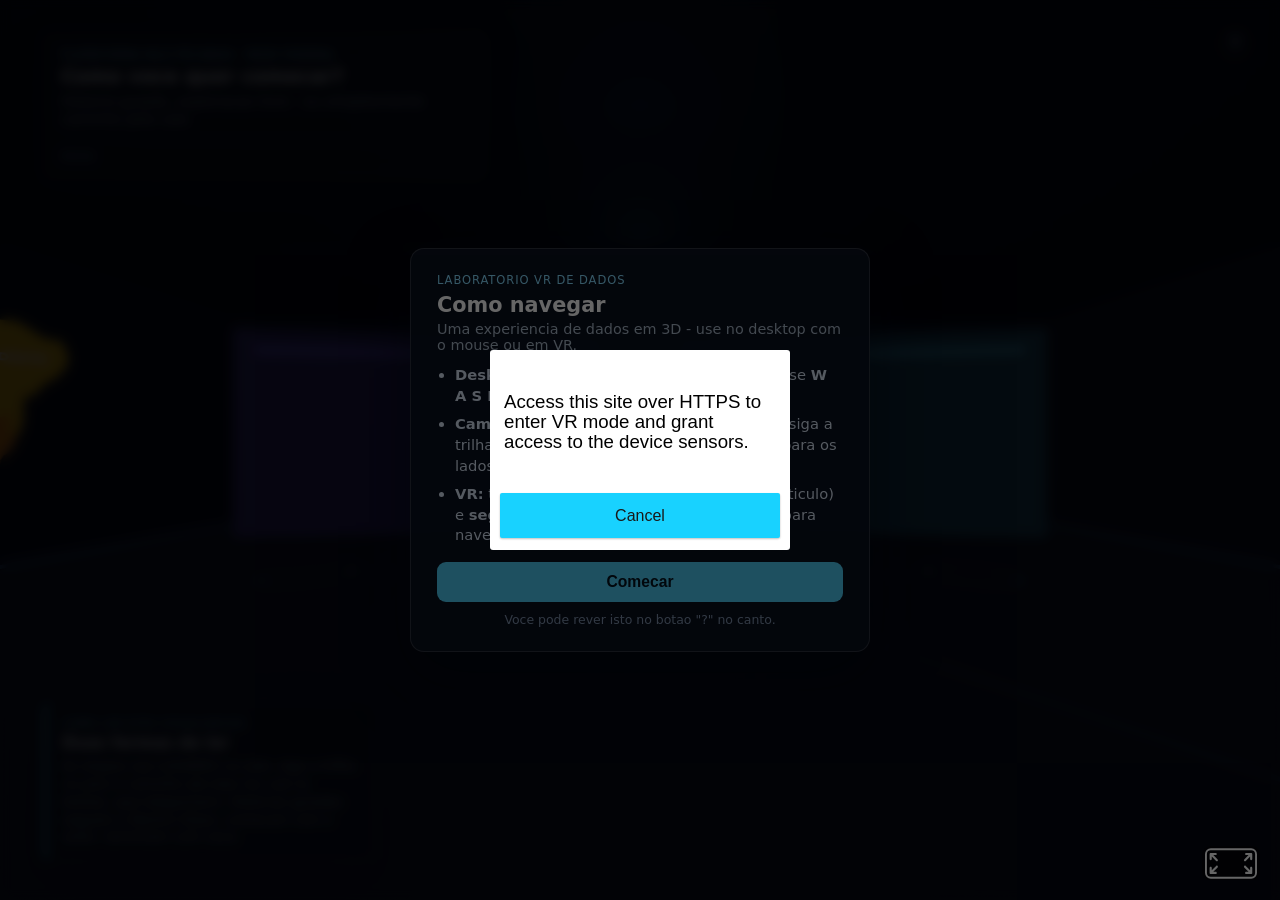
<file: versao-minimalista/index.estacoes.bak.html>
<!DOCTYPE html>
<html lang="pt-BR">
  <head>
    <meta charset="UTF-8" />
    <meta name="viewport" content="width=device-width, initial-scale=1.0" />
    <title>Laboratorio VR de Dados - Eficiencia Academica</title>
    <link
      rel="icon"
      href="data:image/svg+xml,%3Csvg xmlns='http://www.w3.org/2000/svg' viewBox='0 0 64 64'%3E%3Crect width='64' height='64' rx='10' fill='%23050711'/%3E%3Ccircle cx='32' cy='32' r='18' fill='%2355d6ff'/%3E%3C/svg%3E"
    />
    <link rel="stylesheet" href="styles.css?v=11" />
    <!-- A-Frame (cena 3D, WebXR, camera, cursor, raycaster).
         Tenta a copia LOCAL (funciona offline); se ela nao existir/falhar,
         cai automaticamente no CDN. Para ativar o modo offline, baixe o
         aframe.min.js 1.5.0 e salve como assets/aframe-1.5.0.min.js. -->
    <script src="assets/aframe-1.5.0.min.js"></script>
    <script>
      if (!window.AFRAME) {
        document.write('<scr' + 'ipt src="https://aframe.io/releases/1.5.0/aframe.min.js"><\/scr' + 'ipt>');
      }
    </script>
  </head>
  <body>
    <div id="transitionOverlay" aria-hidden="true"></div>

    <!-- Indicador de carregamento: cobre a cena ate dados + A-Frame prontos. -->
    <div class="loading-overlay" id="loadingOverlay" role="status" aria-live="polite">
      <div class="loading-card">
        <div class="loading-spinner" aria-hidden="true"></div>
        <span class="loading-text" id="loadingText">Carregando o laboratorio de dados…</span>
      </div>
    </div>

    <main class="screen-frame" aria-label="Laboratorio VR de Dados">
      <!-- Coluna esquerda do HUD: marca + legendas empilhadas em fluxo. Antes as
           legendas eram posicionadas em `top` fixo e encavalavam o painel de
           marca quando o titulo/breadcrumb quebravam em 2 linhas. -->
      <div class="hud-left">
      <div class="brand-panel">
        <span class="brand-kicker">Plataforma Nilo Pecanha &middot; Rede Federal</span>
        <strong id="hudTitle">Escolha um contexto</strong>
        <span id="hudSubtitle">Narrativa de eficiencia academica (2017-2024)</span>
        <nav class="breadcrumb" id="breadcrumb" aria-label="Trilha de navegacao">Mapa do Brasil</nav>
      </div>
      <div class="hud-legend" id="hudLegend" hidden>
        <span class="legend-dot legend-primary"></span><span id="legendPrimary">Contexto</span>
        <span class="legend-dot legend-compare"></span><span id="legendCompare">Comparacao</span>
      </div>
      <div class="hud-legend" id="compLegend" hidden>
        <span class="legend-dot legend-conc"></span><span>Concluidos</span>
        <span class="legend-dot legend-ret"></span><span>Retidos</span>
        <span class="legend-dot legend-evad"></span><span>Evadidos</span>
      </div>
      </div>
      <aside class="nota-panel" id="notaPanel" aria-label="Nota sobre a visualizacao">
        <span class="nota-kicker">Como ler esta visualizacao</span>
        <strong id="notaTitle">Visualizacao narrativa</strong>
        <p id="notaBody"></p>
      </aside>
      <div class="tour-bar" id="tourBar" hidden>
        <span class="tour-bar__label" id="tourBarLabel">Tour guiado</span>
        <div class="tour-bar__track">
          <div class="tour-bar__fill" id="tourBarFill" style="width: 14.3%"></div>
        </div>
        <span class="tour-bar__step" id="tourBarStep">1 / 7</span>
      </div>
    </main>

    <!-- Onboarding de 1a visita (overlay 2D). Mostrado por app.js se ainda nao visto. -->
    <div class="onboard-overlay" id="onboardOverlay" hidden>
      <div class="onboard-card" role="dialog" aria-label="Como usar">
        <span class="onboard-kicker">Laboratorio VR de Dados</span>
        <h2>Como navegar</h2>
        <p class="onboard-sub">Uma experiencia de dados em 3D - use no desktop com o mouse ou em VR.</p>
        <ul>
          <li><strong>Desktop:</strong> arraste com o mouse para olhar, use <strong>W A S D</strong> para caminhar e <strong>clique</strong> para escolher.</li>
          <li><strong>Caminhe:</strong> cada etapa e um LUGAR na sala - siga a trilha no piso. No Corredor do Tempo, andar para os lados percorre os anos.</li>
          <li><strong>VR:</strong> toque em <em>Enter VR</em>, mire com o olhar (reticulo) e <strong>segure</strong> para selecionar. Ande de verdade para navegar no tempo.</li>
        </ul>
        <button id="onboardStart" type="button">Comecar</button>
        <p class="onboard-foot">Voce pode rever isto no botao "?" no canto.</p>
      </div>
    </div>
    <button class="help-btn" id="helpBtn" type="button" aria-label="Rever ajuda">?</button>

    <a-scene
      id="scene"
      renderer="antialias: true; colorManagement: true; physicallyCorrectLights: true; exposure: 1.1"
      cursor="rayOrigin: mouse; fuse: false"
      raycaster="objects: .clickable; far: 40; interval: 16"
      fog="type: linear; color: #070b16; near: 11; far: 34"
      background="color: #05070f"
      vr-mode-ui="enabled: true"
    >
      <a-assets>
        <a-mixin
          id="softText"
          text="font: kelsonsans; align: center; anchor: center; baseline: center"
        ></a-mixin>
        <img id="mapImgAsset" src="assets/mapa-brasil.png?v=10" crossorigin="anonymous" />
      </a-assets>

      <!-- Camera compartilhada: mouse no desktop e cursor gaze em VR. -->
      <a-entity id="cameraRig" position="0 1.6 2.2">
        <a-entity
          id="camera"
          camera
          look-controls="pointerLockEnabled: false; mouseEnabled: true"
          wasd-controls="acceleration: 16"
        >
          <a-cursor
            id="gazeCursor"
            visible="false"
            position="0 0 -1"
            geometry="primitive: ring; radiusInner: 0.012; radiusOuter: 0.02"
            material="color: #ffffff; shader: flat; opacity: 0.88"
            raycaster="enabled: false; objects: .clickable; far: 40; interval: 16"
            cursor="fuse: false; fuseTimeout: 850"
            animation__fusing="property: scale; startEvents: fusing; easing: easeInCubic; dur: 850; from: 1 1 1; to: 1.75 1.75 1.75"
            animation__reset="property: scale; startEvents: mouseleave; dur: 140; to: 1 1 1"
          ></a-cursor>

          <!-- Plano escuro acoplado a camera para fade tambem aparecer em headset VR. -->
          <a-plane
            id="vrFade"
            position="0 0 -0.55"
            width="2.1"
            height="1.4"
            visible="false"
            material="shader: flat; color: #02040a; opacity: 0; transparent: true; depthTest: false"
          ></a-plane>

          <!-- Painel de Legenda (HUD) -->
          <!-- Legenda 3D: com setCaption funcionando de novo, os textos da
               abertura guiada e das notas ocupam 2-3 linhas; a placa de 0,16 de
               altura deixava o texto vazando para fora do fundo. -->
          <a-entity id="captionPanel" position="0 -0.4 -1" visible="false">
            <a-plane width="1.5" height="0.36" material="color: #000000; opacity: 0.68; transparent: true; shader: flat"></a-plane>
            <a-text id="captionText" value="" position="0 0 0.01" width="1.4" align="center" color="#ffffff" font="kelsonsans" wrap-count="54"></a-text>
          </a-entity>

          <!-- Fase 1: controles que seguem o usuario pelas estacoes (Voltar,
               mini-mapa de regiao e Anterior/Proximo do tour). -->
        <!-- Botao Voltar global UNICO (rotulo dinamico via historico de navegacao). -->
        <a-entity id="backButton" position="-0.62 -0.42 -1.35" rotation="0 6 0" scale="0.5 0.5 0.5" visible="false">
          <a-box
            class="clickable exploration-clickable"
            width="1.25"
            height="0.46"
            depth="0.08"
            material="color: #15233d; roughness: 0.45; metalness: 0.05; emissive: #2f5d8a; emissiveIntensity: 0.2"
          ></a-box>
          <a-text
            id="backLabel"
            value="< Voltar"
            position="0 0 0.055"
            width="2.3"
            align="center"
            color="#eaf4ff"
            font="kelsonsans"
          ></a-text>
        </a-entity>
        <!-- Mini-mapa Dinamico (Contexto Fluido) -->
        <a-entity id="miniMapBase" position="0.66 -0.4 -1.4" rotation="0 -6 0" scale="0.22 0.22 0.22">
          <!-- Aba recolhida (sempre visivel; abre o mapa sob demanda). -->
          <a-entity id="miniMapTab">
            <a-box class="minimap-clickable" width="2.6" height="0.55" depth="0.06" material="color: #16263f; roughness: 0.45; emissive: #2f5d8a; emissiveIntensity: 0.22"></a-box>
            <a-text value="Trocar regiao" position="0 0 0.05" width="2.9" align="center" color="#cfe9ff" font="kelsonsans"></a-text>
          </a-entity>

          <!-- Conteudo expansivel (oculto por padrao; sem oclusao ate o usuario abrir). -->
          <a-entity id="miniMapContent" visible="false">
            <a-plane width="3.2" height="3.5" material="color: #04060d; opacity: 0.6; transparent: true; shader: flat" position="0 0 -0.05"></a-plane>
            <a-text value="Trocar regiao" position="0 1.75 0" width="3.0" align="center" color="#cfe0f4" font="kelsonsans"></a-text>
            <a-entity id="miniMapPanel" position="0 0.1 0">
              <a-plane width="2.9" height="2.7" material="src: #mapImgAsset; shader: flat; transparent: true"></a-plane>
              <a-entity id="miniMapHotspots"></a-entity>
            </a-entity>
            <a-entity id="miniBrasilBtn" position="0 -1.7 0">
              <a-box class="minimap-region" width="1.8" height="0.5" depth="0.04" material="color: #1d4ed8; roughness: 0.4; metalness: 0.14; emissive: #7bdcff; emissiveIntensity: 0.1"></a-box>
              <a-text value="Visao Nacional" position="0 0 0.03" width="2.0" align="center" color="#ffffff" font="kelsonsans"></a-text>
            </a-entity>
          </a-entity>
        </a-entity>
          <!-- Controles do Tour guiado (Anterior / progresso / Proximo). -->
          <a-entity id="tourControls" visible="false" position="0 -0.5 -1.3" scale="0.55 0.55 0.55">
            <a-entity id="tourPrevBtn" position="-2.2 0 0">
              <a-box class="tour-clickable" width="1.3" height="0.44" depth="0.08" material="color: #1a1a4e; roughness: 0.45; emissive: #7b61ff; emissiveIntensity: 0.2"></a-box>
              <a-text value="< Anterior" position="0 0 0.06" width="2.2" align="center" color="#d8ccff" font="kelsonsans"></a-text>
            </a-entity>
            <a-text id="tourProgress" value="1 / 7" position="0 0 0" width="2.4" align="center" color="#ffffff" font="kelsonsans"></a-text>
            <a-entity id="tourNextBtn" position="2.2 0 0">
              <a-box class="tour-clickable" width="1.6" height="0.44" depth="0.08" material="color: #1a1a4e; roughness: 0.45; emissive: #7b61ff; emissiveIntensity: 0.25"></a-box>
              <a-text id="tourNextLabel" value="Proximo >" position="0 0 0.06" width="2.6" align="center" color="#d8ccff" font="kelsonsans"></a-text>
            </a-entity>
          </a-entity>
        </a-entity>
      </a-entity>

      <!-- ============================================================= -->
      <!-- Sala compartilhada: referencia espacial (evita sensacao de    -->
      <!-- flutuar) e enquadra os menus. Visivel em todas as etapas.      -->
      <!-- ============================================================= -->
      <a-entity id="room">
        <!-- piso -->
        <a-plane rotation="-90 0 0" width="17" height="16" position="0 0 -1.5" material="color: #0b1122; roughness: 0.92; metalness: 0.05"></a-plane>
        <!-- teto -->
        <a-plane rotation="90 0 0" width="17" height="16" position="0 4.3 -1.5" material="color: #070b16; roughness: 1; metalness: 0"></a-plane>
        <!-- parede do fundo -->
        <a-plane width="17" height="4.3" position="0 2.15 -9" material="color: #0c1428; roughness: 0.95; side: double"></a-plane>
        <!-- parede atras do usuario -->
        <a-plane width="17" height="4.3" rotation="0 180 0" position="0 2.15 6" material="color: #0a1020; roughness: 0.95; side: double"></a-plane>
        <!-- parede esquerda -->
        <a-plane width="16" height="4.3" rotation="0 90 0" position="-8.5 2.15 -1.5" material="color: #0a1122; roughness: 0.95; side: double"></a-plane>
        <!-- parede direita -->
        <a-plane width="16" height="4.3" rotation="0 -90 0" position="8.5 2.15 -1.5" material="color: #0a1122; roughness: 0.95; side: double"></a-plane>

        <!-- rodapes luminosos (linha onde parede encontra o piso) -->
        <a-box width="17" height="0.045" depth="0.03" position="0 0.05 -8.97" material="color: #2f5d8a; emissive: #2f5d8a; emissiveIntensity: 0.55; shader: flat"></a-box>
        <a-box width="16" height="0.045" depth="0.03" rotation="0 90 0" position="-8.47 0.05 -1.5" material="color: #2a5380; emissive: #2a5380; emissiveIntensity: 0.4; shader: flat"></a-box>
        <a-box width="16" height="0.045" depth="0.03" rotation="0 90 0" position="8.47 0.05 -1.5" material="color: #2a5380; emissive: #2a5380; emissiveIntensity: 0.4; shader: flat"></a-box>

        <!-- iluminacao geral da sala -->
        <a-entity light="type: ambient; color: #9fb0d0; intensity: 0.4"></a-entity>
        <a-entity light="type: point; color: #cfe0ff; intensity: 0.65; distance: 18" position="0 4 0"></a-entity>
      </a-entity>

      <!-- ============================================================= -->
      <!-- Ambiente 1: selecao de contexto (Brasil + regioes + drill).   -->
      <!-- Observatorio escuro - tom navy profundo.                       -->
      <!-- ============================================================= -->
      <a-entity id="selectionWorld" visible="true">
        <a-sky id="selectionSky" color="#0a1124"></a-sky>
        <a-entity light="type: ambient; color: #aebfe0; intensity: 0.55"></a-entity>
        <a-entity
          light="type: directional; color: #dfe9ff; intensity: 0.9"
          position="-3 6 4"
        ></a-entity>
        <a-entity
          light="type: point; color: #5aa0ff; intensity: 0.9; distance: 14"
          position="0 4 -2"
        ></a-entity>











      </a-entity>

      <!-- ============================================================= -->
      <!-- Ambiente 2: exploracao (indicadores + linha do tempo).        -->
      <!-- ============================================================= -->
      <a-entity id="explorationWorld" visible="true">
        <a-entity
          id="stageSpot"
          light="type: point; color: #6fd3ff; intensity: 1.4; distance: 12"
          position="0 4 -4.5"
        ></a-entity>


        <!-- Titulo/contexto comum aos dois sub-modos. -->















        <!-- Imersao Visceral (blocos que representam estudantes no fechamento do tour). -->
        <a-entity id="visceralParticles" position="0 0.1 -2.5" visible="false"></a-entity>


      </a-entity>

      <!-- ============================================================= -->
      <!-- Fase 1: percurso narrativo em 6 ESTACOES FISICAS.              -->
      <!-- Chegar a uma estacao (componente station) ativa a cena; os     -->
      <!-- conteudos mantem suas coordenadas locais dentro do container.  -->
      <!-- ============================================================= -->

      <a-entity id="stHome" position="0 0 2.2" rotation="0 0 0" station="id: home; radius: 1.8; hysteresis: 0.4">
        <!-- Tela inicial: UMA decisao (historia guiada ou exploracao livre).
             Martini Glass aplicado a experiencia inteira: comeco guiado, exploracao depois. -->
        <a-entity id="homeView" visible="true">
          <a-text value="EFICIENCIA ACADEMICA DA REDE FEDERAL - 2017-2024" position="0 3.3 -3.8" color="#6fa8e6" width="5.2" align="center" font="kelsonsans"></a-text>
          <a-text value="Para onde vao os alunos?" position="0 2.85 -3.8" color="#f4f8ff" width="7.0" align="center" font="kelsonsans"></a-text>
          <a-entity id="homeStory" position="-1.35 1.7 -3.4" rotation="0 8 0">
            <a-box class="home-clickable" width="2.2" height="1.25" depth="0.08" material="color: #1a1a4e; roughness: 0.4; metalness: 0.1; emissive: #7b61ff; emissiveIntensity: 0.18"></a-box>
            <a-plane width="1.95" height="0.04" position="0 0.5 0.05" material="color: #7b61ff; shader: flat"></a-plane>
            <a-text value="Ver a historia" position="0 0.22 0.06" width="2.9" align="center" color="#ffffff" font="kelsonsans"></a-text>
            <a-text value="Um percurso guiado pelos dados. Depois, explore livremente." position="0 -0.18 0.06" width="2.0" align="center" color="#cdd9ec" wrap-count="32" font="kelsonsans"></a-text>
          </a-entity>
          <a-entity id="homeExplore" position="1.35 1.7 -3.4" rotation="0 -8 0">
            <a-box class="home-clickable" width="2.2" height="1.25" depth="0.08" material="color: #14304f; roughness: 0.4; metalness: 0.1; emissive: #4cc9f0; emissiveIntensity: 0.16"></a-box>
            <a-plane width="1.95" height="0.04" position="0 0.5 0.05" material="color: #4cc9f0; shader: flat"></a-plane>
            <a-text value="Explorar os dados" position="0 0.22 0.06" width="2.9" align="center" color="#ffffff" font="kelsonsans"></a-text>
            <a-text value="Mapa do Brasil, regioes, instituicoes e os 4 indicadores." position="0 -0.18 0.06" width="2.0" align="center" color="#cdd9ec" wrap-count="32" font="kelsonsans"></a-text>
          </a-entity>
        </a-entity>
        <!-- Galeria de historias curadas (cards criados por buildTourGallery); submenu do "Ver a historia". -->
        <a-text id="galleryTitle" value="Escolha uma historia" position="0 3.1 -3.6" color="#f4f8ff" width="6.0" align="center" font="kelsonsans" visible="false"></a-text>
        <a-entity id="tourGallery" position="0 1.7 -2.9" visible="false">
        </a-entity>
        <a-entity id="galleryBack" position="-3.4 2.9 -2.9" rotation="0 22 0" visible="false">
          <a-box class="gallery-clickable" width="1.3" height="0.46" depth="0.08" material="color: #16243f; roughness: 0.5; emissive: #2f5d96; emissiveIntensity: 0.22"></a-box>
          <a-text value="&lt; Inicio" position="0 0 0.055" width="2.4" align="center" color="#dcebff" font="kelsonsans"></a-text>
        </a-entity>
        <!-- Placa de controles: letreiro lateral de sala (referencia para VR; fora
             do campo de visao frontal do desktop, onde o onboarding/"?" ja cobrem isso). -->
        <a-entity id="roomSign" position="-4.7 1.75 -1.4" rotation="0 48 0">
          <a-plane width="3.0" height="0.8" material="color: #0b1322; opacity: 0.85; transparent: true; shader: flat"></a-plane>
          <a-plane width="3.0" height="0.04" position="0 0.4 0.01" material="color: #4cc9f0; shader: flat"></a-plane>
          <a-text value="Controles" position="-1.35 0.26 0.02" width="2.6" align="left" anchor="left" color="#9be7ff" font="kelsonsans"></a-text>
          <a-text value="Arraste para olhar - WASD para andar - clique para escolher. Na linha do tempo, ande para percorrer os anos." position="0 -0.1 0.02" width="2.8" align="center" color="#cdd9ec" wrap-count="46" font="kelsonsans"></a-text>
        </a-entity>
        <!-- Painel de abertura/fechamento do tour (texto, sem grafico). -->
        <a-entity id="tourPanel" visible="false">
          <a-plane width="6.4" height="2.7" position="0 2.0 -3.6" material="color: #0b1322; opacity: 0.94; transparent: true; shader: flat"></a-plane>
          <a-plane width="6.4" height="0.06" position="0 3.32 -3.59" material="color: #7b61ff; shader: flat"></a-plane>
          <a-text id="tourPanelKicker" value="" position="0 3.04 -3.58" width="5.6" align="center" color="#b9a6ff" font="kelsonsans"></a-text>
          <a-text id="tourPanelTitle" value="" position="0 2.5 -3.58" width="5.9" align="center" color="#ffffff" wrap-count="32" font="kelsonsans"></a-text>
          <a-text id="tourPanelBody" value="" position="0 1.55 -3.58" width="5.6" align="center" color="#cdd9ec" wrap-count="50" font="kelsonsans"></a-text>
          <a-entity id="tourCta" position="0 0.95 -3.2" visible="false">
            <a-box class="tour-clickable hit" width="2.8" height="0.5" depth="0.08" material="color: #1d4ed8; roughness: 0.4; emissive: #7bdcff; emissiveIntensity: 0.15"></a-box>
            <a-text value="Explore a sua regiao  >" position="0 0 0.06" width="3.2" align="center" color="#ffffff" font="kelsonsans"></a-text>
          </a-entity>
        </a-entity>
      </a-entity>

      <a-entity id="stMapa" position="-3.9 0 0.9" rotation="0 40 0" station="id: mapa; radius: 1.8; hysteresis: 0.4">
        <a-text
          id="selectionKicker"
          value="EXPERIENCIA DE DADOS EM REALIDADE VIRTUAL"
          position="0 3.75 -3.6"
          color="#6fa8e6"
          width="5.2"
          align="center"
          font="kelsonsans"
        ></a-text>
        <a-text
          id="selectionTitle"
          value="Eficiencia Academica da Rede Federal"
          position="0 3.36 -3.6"
          color="#f4f8ff"
          width="6.2"
          align="center"
          font="kelsonsans"
        ></a-text>
        <a-text
          id="selectionLead"
          value="Escolha um contexto e percorra a evasao, a conclusao e a eficiencia ao longo de 2017-2024."
          position="0 2.92 -3.6"
          color="#9fb2d6"
          width="5.6"
          align="center"
          font="kelsonsans"
        ></a-text>
        <!-- Visao principal por regiao: mapa do Brasil com hotspots. -->
        <a-text id="mapKicker" value="VISAO NACIONAL POR REGIAO" position="0 3.95 -4.0" color="#6fa8e6" width="5.0" align="center" font="kelsonsans" visible="false"></a-text>
        <a-text id="mapTitle" value="Olhe para uma regiao; clique para explorar" position="0 3.6 -4.0" color="#f4f8ff" width="5.6" align="center" font="kelsonsans" visible="false"></a-text>
        <a-entity id="mapView" visible="false">
          <a-entity id="exploreBack" position="-3.2 3.0 -2.6" rotation="0 26 0">
            <a-box class="selection-clickable" width="1.3" height="0.46" depth="0.08" material="color: #16243f; roughness: 0.5; emissive: #2f5d96; emissiveIntensity: 0.22"></a-box>
            <a-text value="&lt; Inicio" position="0 0 0.055" width="2.4" align="center" color="#dcebff" font="kelsonsans"></a-text>
          </a-entity>
          <a-entity id="mapPanel" position="0 2.0 -3.8">
            <a-plane id="mapImg" width="2.9" height="2.7" material="src: #mapImgAsset; shader: flat; transparent: true"></a-plane>
            <a-entity id="mapHotspots"></a-entity>
          </a-entity>

          <!-- Botao Brasil (visao nacional), a esquerda do mapa. -->
          <a-entity id="brasilBtn" position="-2.85 2.4 -3.0" rotation="0 20 0">
            <a-box class="selection-clickable" width="1.55" height="1.05" depth="0.07" material="color: #1d4ed8; roughness: 0.4; metalness: 0.14; emissive: #7bdcff; emissiveIntensity: 0.1"></a-box>
            <a-plane width="1.34" height="0.03" position="0 0.42 0.05" material="color: #7bdcff; shader: flat"></a-plane>
            <a-text value="Brasil" position="0 0.17 0.07" width="1.7" align="center" color="#ffffff" font="kelsonsans"></a-text>
            <a-text value="Visao nacional" position="0 -0.04 0.07" width="1.4" align="center" color="#cfe0f4" font="kelsonsans"></a-text>
            <a-text id="brasilEfic" value="" position="0 -0.3 0.07" width="1.5" align="center" color="#9be7ff" font="kelsonsans"></a-text>
          </a-entity>

          <!-- Botao Comparar Regioes (Small Multiples), abaixo do Brasil. -->
          <a-entity id="multiplosBtn" position="-2.85 1.35 -3.0" rotation="0 20 0">
            <a-box class="selection-clickable" width="1.55" height="0.8" depth="0.07" material="color: #1a2f4c; roughness: 0.4; metalness: 0.14; emissive: #4cc9f0; emissiveIntensity: 0.1"></a-box>
            <a-plane width="1.34" height="0.02" position="0 0.3 0.05" material="color: #4cc9f0; shader: flat"></a-plane>
            <a-text value="Comparar" position="0 0.08 0.07" width="1.7" align="center" color="#ffffff" font="kelsonsans"></a-text>
            <a-text value="Regioes" position="0 -0.12 0.07" width="1.7" align="center" color="#ffffff" font="kelsonsans"></a-text>
          </a-entity>

          <!-- Cartao de preview da regiao (aparece ao olhar/passar o mouse). -->
          <a-entity id="mapPreview" visible="false" position="2.75 2.0 -3.0" rotation="0 -20 0">
            <a-plane width="2.5" height="1.5" material="color: #0b1322; opacity: 0.95; transparent: true; shader: flat"></a-plane>
            <a-plane id="mapPrevAccent" width="2.5" height="0.05" position="0 0.72 0.01" material="color: #4cc9f0; shader: flat"></a-plane>
            <a-text id="mapPrevTitle" value="" position="-1.12 0.5 0.02" width="2.4" align="left" anchor="left" color="#ffffff" font="kelsonsans"></a-text>
            <a-text id="mapPrevVals" value="" position="-1.12 0.18 0.02" width="2.7" align="left" anchor="left" color="#9be7ff" font="kelsonsans"></a-text>
            <a-text id="mapPrevComment" value="" position="-1.12 -0.2 0.02" width="2.3" align="left" anchor="left" color="#cfe0f4" wrap-count="34" font="kelsonsans"></a-text>
          </a-entity>
        </a-entity>

        <!-- Cards de instituicoes (drill-down), preenchidos ao escolher uma regiao. -->
        <a-entity id="drillCards" visible="false"></a-entity>

        <!-- Botao Voltar do drill-down (volta para os cards principais). -->
        <a-entity id="drillBack" position="-2.95 2.95 -2.8" rotation="0 24 0" visible="false">
          <a-box
            class="drill-clickable"
            width="1.4"
            height="0.46"
            depth="0.08"
            material="color: #16243f; roughness: 0.5; metalness: 0.05; emissive: #2f5d96; emissiveIntensity: 0.22"
          ></a-box>
          <a-text
            value="< Regioes"
            position="0 0 0.055"
            width="2.4"
            align="center"
            color="#dcebff"
            font="kelsonsans"
          ></a-text>
        </a-entity>
      </a-entity>

      <a-entity id="stIndicadores" position="3.9 0 0.9" rotation="0 -40 0" station="id: indicadores; radius: 1.8; hysteresis: 0.4">
        <a-text
          id="contextKicker"
          value=""
          position="0 3.86 -3.9"
          color="#6fb6e6"
          width="4.6"
          align="center"
          font="kelsonsans"
        ></a-text>
        <a-text
          id="contextTitle"
          value=""
          position="0 3.5 -3.9"
          color="#f7fbff"
          width="5.4"
          align="center"
          font="kelsonsans"
        ></a-text>
        <a-text
          id="contextLead"
          value=""
          position="0 3.08 -3.9"
          color="#9fb2d0"
          width="5.2"
          align="center"
          font="kelsonsans"
        ></a-text>
        <!-- ---- Sub-modo A: indicadores (4 objetos do contexto). ---- -->
        <a-entity id="indicatorView" visible="false">
          <a-circle id="indicatorGlow" position="0 0.04 -2.9" rotation="-90 0 0" radius="3.2" material="color: #4cc9f0; opacity: 0.06; transparent: true; shader: flat"></a-circle>
          <a-entity id="indicatorObjects"></a-entity>
          <!-- Conectores que ligam Conclusao/Retencao/Evasao -> Eficiencia (no hover). -->
          <a-entity id="indicatorLinks" visible="false"></a-entity>

          <!-- Botao para a etapa de composicao "Para onde vao os alunos". -->
          <a-entity id="compEnter" position="0 0.3 -2.35">
            <a-box
              class="indicator-clickable"
              width="1.95"
              height="0.4"
              depth="0.08"
              material="color: #14233c; roughness: 0.45; emissive: #2f5d8a; emissiveIntensity: 0.2"
            ></a-box>
            <a-text value="Para onde vao os alunos  >" position="0 0 0.06" width="2.3" align="center" color="#cfe9ff" font="kelsonsans"></a-text>
          </a-entity>

          <!-- Painel interpretativo do indicador (hover/clique). -->
          <a-entity id="infoPanel" visible="false" position="0 2.4 -2.6" scale="0.9 0.9 0.9">
            <a-plane
              width="3.7"
              height="1.2"
              material="color: #0b1322; opacity: 0.94; transparent: true; roughness: 0.5; metalness: 0.08"
            ></a-plane>
            <a-plane
              id="infoAccent"
              width="3.7"
              height="0.05"
              position="0 0.57 0.01"
              material="color: #4cc9f0; shader: flat"
            ></a-plane>
            <a-text
              id="infoTitle"
              value=""
              position="-1.7 0.36 0.025"
              color="#ffffff"
              width="3.4"
              align="left"
              anchor="left"
              font="kelsonsans"
            ></a-text>
            <a-text
              id="infoValue"
              value=""
              position="-1.7 0.11 0.025"
              color="#9be7ff"
              width="4.2"
              align="left"
              anchor="left"
              font="kelsonsans"
            ></a-text>
            <a-text
              id="infoDescription"
              value=""
              position="-1.7 -0.2 0.025"
              color="#cfe0f4"
              width="3.4"
              align="left"
              anchor="left"
              wrap-count="52"
              font="kelsonsans"
            ></a-text>
            <!-- Alvo separado de navegacao: em VR, o 1o dwell no medidor fixa o painel;
                 entrar na linha do tempo exige mirar AQUI (evita navegacao acidental por gaze). -->
            <a-entity id="infoOpenBtn" position="1.0 -0.42 0.03">
              <a-box class="info-open-hit" width="1.5" height="0.3" depth="0.05" material="color: #1d4ed8; roughness: 0.4; emissive: #7bdcff; emissiveIntensity: 0.18"></a-box>
              <a-text value="Ver linha do tempo &gt;" position="0 0 0.04" width="2.2" align="center" color="#ffffff" font="kelsonsans"></a-text>
            </a-entity>
          </a-entity>
        </a-entity>
      </a-entity>

      <!-- Corredor do Tempo: grafico na parede do fundo; a faixa de anos no
           piso tem ~0,86 m por ano (WALK.half = 3.0 alinha 1:1 com o grafico). -->
      <a-entity id="stTimeline" position="0 0 -5.2" rotation="0 0 0" station="id: timeline; radius: 2.2; hysteresis: 0.4; halfX: 3.4; halfZ: 1.4">
        <!-- ---- Sub-modo B: linha do tempo (grafico anotado). ---- -->
        <a-entity id="timelineView" visible="false">
          <!-- brilho de fundo (spotlight) com a cor do indicador -->
          <a-circle id="chartGlow" position="0 1.85 -3.7" radius="4.0" material="color: #4cc9f0; opacity: 0.05; transparent: true; shader: flat; side: double"></a-circle>
          <!-- painel do grafico -->
          <a-plane id="chartPanel" position="0 1.85 -3.4" width="7.4" height="1.95" material="color: #0a1022; opacity: 0.6; transparent: true; shader: flat"></a-plane>
          <a-plane id="chartPanelEdge" position="0 0.88 -3.39" width="7.4" height="0.018" material="color: #2f5d8a; opacity: 0.7; transparent: true; shader: flat"></a-plane>

          <a-entity id="chartGrid"></a-entity>
          <a-plane id="focusBand" visible="false" material="color: #4cc9f0; opacity: 0.14; transparent: true; shader: flat"></a-plane>
          <a-entity id="timelineBars"></a-entity>
          <a-entity id="compareBars" visible="false"></a-entity>
          <a-entity id="trendLine"></a-entity>
          <a-entity id="markers"></a-entity>
          <a-entity id="yearTicks"></a-entity>
          <a-entity id="annotations"></a-entity>
          <!-- Strollytelling: faixa de anos no piso - caminhar ao longo dela muda o ano em foco. -->
          <a-entity id="walkStrip"></a-entity>
          <a-text id="valueReadout" value="" position="0 2.6 -3.3" width="3" align="center" color="#ffffff" font="kelsonsans" visible="false"></a-text>

          <!-- Narrativa (manchete + corpo) - cabecalho do modo linha do tempo. -->
          <a-text id="narrativeTitle" value="" position="0 3.88 -3.9" color="#ffffff" width="5.4" align="center" wrap-count="40" font="kelsonsans"></a-text>
          <a-text id="narrativeText" value="" position="0 3.46 -3.9" color="#bcd0ec" width="5.2" align="center" wrap-count="64" font="kelsonsans"></a-text>
          <a-text id="narrativeYear" value="" position="0 0.7 -3.0" color="#9be7ff" width="6" align="center" wrap-count="76" font="kelsonsans"></a-text>
          <a-text id="guidedHint" value="" position="0 0.48 -2.45" color="#7d90ab" width="4.2" align="center" font="kelsonsans"></a-text>

          <!-- Faixa unica de controles, enxuta: ano (fallback do caminhar) + 2 acoes + rever.
               "Indicadores" saiu: o botao Voltar global (rotulo dinamico) cobre a navegacao. -->
          <!-- A faixa de controles (scrubber + acoes) e UMA linha logica: as duas
               entidades compartilham origem e escala, e os x dos filhos sao
               calculados para a linha inteira ficar CENTRADA em x=0. Antes a
               linha ia de -2,0 a +3,55, jogada para a direita do campo de visao. -->
          <a-entity id="scrubberRow" position="0 0.24 -2.45" scale="0.88 0.88 0.88" visible="false">
            <a-entity id="ctrlPrevYear" position="-2.43 0 0">
              <a-box class="timeline-clickable" width="0.5" height="0.42" depth="0.08" material="color: #15233d; roughness: 0.45; emissive: #2f5d8a; emissiveIntensity: 0.22"></a-box>
              <a-text value="<" position="0 0 0.06" width="2.2" align="center" color="#eaf4ff" font="kelsonsans"></a-text>
            </a-entity>
            <a-text id="ctrlYearLabel" value="2024" position="-1.9 0 0" width="2.3" align="center" color="#ffffff" font="kelsonsans"></a-text>
            <a-entity id="ctrlNextYear" position="-1.39 0 0">
              <a-box class="timeline-clickable" width="0.5" height="0.42" depth="0.08" material="color: #15233d; roughness: 0.45; emissive: #2f5d8a; emissiveIntensity: 0.22"></a-box>
              <a-text value=">" position="0 0 0.06" width="2.2" align="center" color="#eaf4ff" font="kelsonsans"></a-text>
            </a-entity>
          </a-entity>

          <a-entity id="actionRow" position="0 0.24 -2.45" scale="0.88 0.88 0.88" visible="false">
            <a-entity id="ctrlCompare" position="-0.33 0 0">
              <a-box class="timeline-clickable" width="1.02" height="0.42" depth="0.08" material="color: #16263f; roughness: 0.45; emissive: #2f5d8a; emissiveIntensity: 0.2"></a-box>
              <a-text id="ctrlCompareLabel" value="Comparar" position="0 0 0.06" width="1.65" align="center" color="#cfe9ff" font="kelsonsans"></a-text>
            </a-entity>
            <a-entity id="ctrlSound" position="0.86 0 0">
              <a-box class="timeline-clickable" width="1.15" height="0.42" depth="0.08" material="color: #16263f; roughness: 0.45; emissive: #2f5d8a; emissiveIntensity: 0.2"></a-box>
              <a-text id="ctrlSoundLabel" value="Som ligado" position="0 0 0.06" width="1.6" align="center" color="#cfe9ff" font="kelsonsans"></a-text>
            </a-entity>
            <a-entity id="ctrlReplay" position="2.08 0 0">
              <a-box class="timeline-clickable" width="1.2" height="0.42" depth="0.08" material="color: #16263f; roughness: 0.45; emissive: #2f5d8a; emissiveIntensity: 0.14"></a-box>
              <a-text value="Rever historia" position="0 0 0.06" width="1.7" align="center" color="#9fb8d8" font="kelsonsans"></a-text>
            </a-entity>
          </a-entity>

          <!-- Botao "Pular introducao" durante a abertura guiada. -->
          <a-entity id="ctrlSkip" position="0 0.24 -2.45" scale="0.88 0.88 0.88" visible="false">
            <a-box class="timeline-clickable" width="1.9" height="0.44" depth="0.08" material="color: #16263f; roughness: 0.45; emissive: #2f5d8a; emissiveIntensity: 0.22"></a-box>
            <a-text value="Pular introducao" position="0 0 0.06" width="2.9" align="center" color="#cfe9ff" font="kelsonsans"></a-text>
          </a-entity>


        </a-entity>
      </a-entity>

      <a-entity id="stComposicao" position="-4.2 0 -4.6" rotation="0 90 0" station="id: composicao; radius: 1.3; hysteresis: 0.4">
        <!-- ---- Sub-modo C: composicao "Para onde vao os alunos". ---- -->
        <a-entity id="composicaoView" visible="false">
          <a-circle id="compGlow" position="0 1.85 -3.7" radius="4.0" material="color: #3ad29f; opacity: 0.05; transparent: true; shader: flat; side: double"></a-circle>
          <a-plane id="compPanel" position="0 1.85 -3.4" width="7.4" height="1.95" material="color: #0a1022; opacity: 0.6; transparent: true; shader: flat"></a-plane>
          <a-entity id="compScene"></a-entity>

          <a-text id="compTitle" value="" position="0 3.88 -3.9" color="#ffffff" width="5.4" align="center" wrap-count="40" font="kelsonsans"></a-text>
          <a-text id="compText" value="" position="0 3.46 -3.9" color="#bcd0ec" width="5.2" align="center" wrap-count="64" font="kelsonsans"></a-text>
          <a-text id="compReadout" value="" position="-3.5 0.74 -3.3" color="#9be7ff" width="4.6" align="left" anchor="left" wrap-count="58" font="kelsonsans"></a-text>

          <!-- Parede de 100 blocos (1 bloco = 1% dos estudantes) - visceralizacao
               como representacao principal do ano em foco (substitui o donut). -->
          <a-entity id="compWall"></a-entity>
          <!-- 2.3: parede do contingente absoluto (1 bloco = 1.000 estudantes). -->
          <a-entity id="escalaWall"></a-entity>

          <a-entity id="compScrubber" position="0 0.24 -2.45">
            <a-entity id="compPrev" position="-0.55 0 0">
              <a-box class="composicao-clickable" width="0.5" height="0.42" depth="0.08" material="color: #15233d; roughness: 0.45; emissive: #2f5d8a; emissiveIntensity: 0.22"></a-box>
              <a-text value="<" position="0 0 0.06" width="2.2" align="center" color="#eaf4ff" font="kelsonsans"></a-text>
            </a-entity>
            <a-text id="compYearLabel" value="2024" position="0 0 0" width="2.3" align="center" color="#ffffff" font="kelsonsans"></a-text>
            <a-entity id="compNext" position="0.55 0 0">
              <a-box class="composicao-clickable" width="0.5" height="0.42" depth="0.08" material="color: #15233d; roughness: 0.45; emissive: #2f5d8a; emissiveIntensity: 0.22"></a-box>
              <a-text value=">" position="0 0 0.06" width="2.2" align="center" color="#eaf4ff" font="kelsonsans"></a-text>
            </a-entity>
            <a-entity id="escalaBtn" position="1.85 0 0">
              <a-box class="composicao-clickable" width="1.9" height="0.42" depth="0.08" material="color: #14304f; roughness: 0.45; emissive: #3ad29f; emissiveIntensity: 0.14"></a-box>
              <a-text value="Ver em escala real" position="0 0 0.06" width="2.2" align="center" color="#cfeee2" font="kelsonsans"></a-text>
            </a-entity>
          </a-entity>
        </a-entity>
      </a-entity>

      <a-entity id="stComparacao" position="4.2 0 -4.6" rotation="0 -90 0" station="id: comparacao; radius: 1.3; hysteresis: 0.4">
        <!-- ---- Sub-modo D: Small Multiples (Comparacao Regional). ---- -->
        <a-entity id="multiplosView" visible="false">
          <!-- header/narrativa -->
          <a-text id="multiplosTitle" value="" position="0 3.5 -4.0" color="#ffffff" width="5.6" align="center" wrap-count="40" font="kelsonsans"></a-text>
          <a-text id="multiplosNote" value="" position="0 3.16 -4.0" color="#bcd0ec" width="5.8" align="center" wrap-count="62" font="kelsonsans"></a-text>

          <a-entity id="multiplosLegend" position="0 2.95 -4.0">
            <a-plane width="0.3" height="0.02" position="-1.2 0 0" material="color: #4cc9f0; shader: flat; opacity: 0.6"></a-plane>
            <a-text value="Regiao" position="-0.95 0 0" width="2.0" align="left" anchor="left" color="#cfe0f4" font="kelsonsans"></a-text>
            <a-plane width="0.1" height="0.015" position="0.3 0 0" material="color: #9fb0d0; shader: flat; opacity: 0.4"></a-plane>
            <a-plane width="0.1" height="0.015" position="0.45 0 0" material="color: #9fb0d0; shader: flat; opacity: 0.4"></a-plane>
            <a-text value="Media Brasil" position="0.55 0 0" width="2.0" align="left" anchor="left" color="#9fb0d0" font="kelsonsans"></a-text>
          </a-entity>

          <!-- seletores de indicador (e.g. botoes no topo) -->
          <a-entity id="multiplosSelectors" position="0 4.05 -3.8"></a-entity>

          <!-- container da grade -->
          <a-entity id="multiplosGrid"></a-entity>
        </a-entity>
      </a-entity>

      <!-- Trilha luminosa + placas das estacoes (construidas por buildWayfinding). -->
      <a-entity id="wayfinding"></a-entity>
    </a-scene>

    <!-- Fase 0.1: app.js modularizado. Bibliotecas primeiro (telemetria define
         tlog(); station/voxel/locomotion sao independentes), depois os modulos
         do app na ordem original (semantica identica ao monolito). -->
    <script src="js/telemetry.js?v=12"></script>
    <script src="js/station.js?v=12"></script>
    <script src="js/voxel.js?v=12"></script>
    <script src="js/locomotion.js?v=12"></script>
    <script src="js/01-config.js?v=12"></script>
    <script src="js/02-audio.js?v=12"></script>
    <script src="js/03-historias.js?v=12"></script>
    <script src="js/04-boot.js?v=12"></script>
    <script src="js/05-selecao.js?v=12"></script>
    <script src="js/06-indicadores.js?v=12"></script>
    <script src="js/07-composicao.js?v=12"></script>
    <script src="js/08-timeline.js?v=12"></script>
    <script src="js/09-narrativa-guiada.js?v=12"></script>
    <script src="js/10-tour.js?v=12"></script>
    <script src="js/11-navegacao.js?v=12"></script>
    <script src="js/12-interacao.js?v=12"></script>
    <script src="js/13-util.js?v=12"></script>
    <script src="js/14-multiplos.js?v=12"></script>
    <script src="js/15-estacoes.js?v=12"></script>
    <script src="js/16-estudo.js?v=12"></script>
  </body>
</html>
</file>
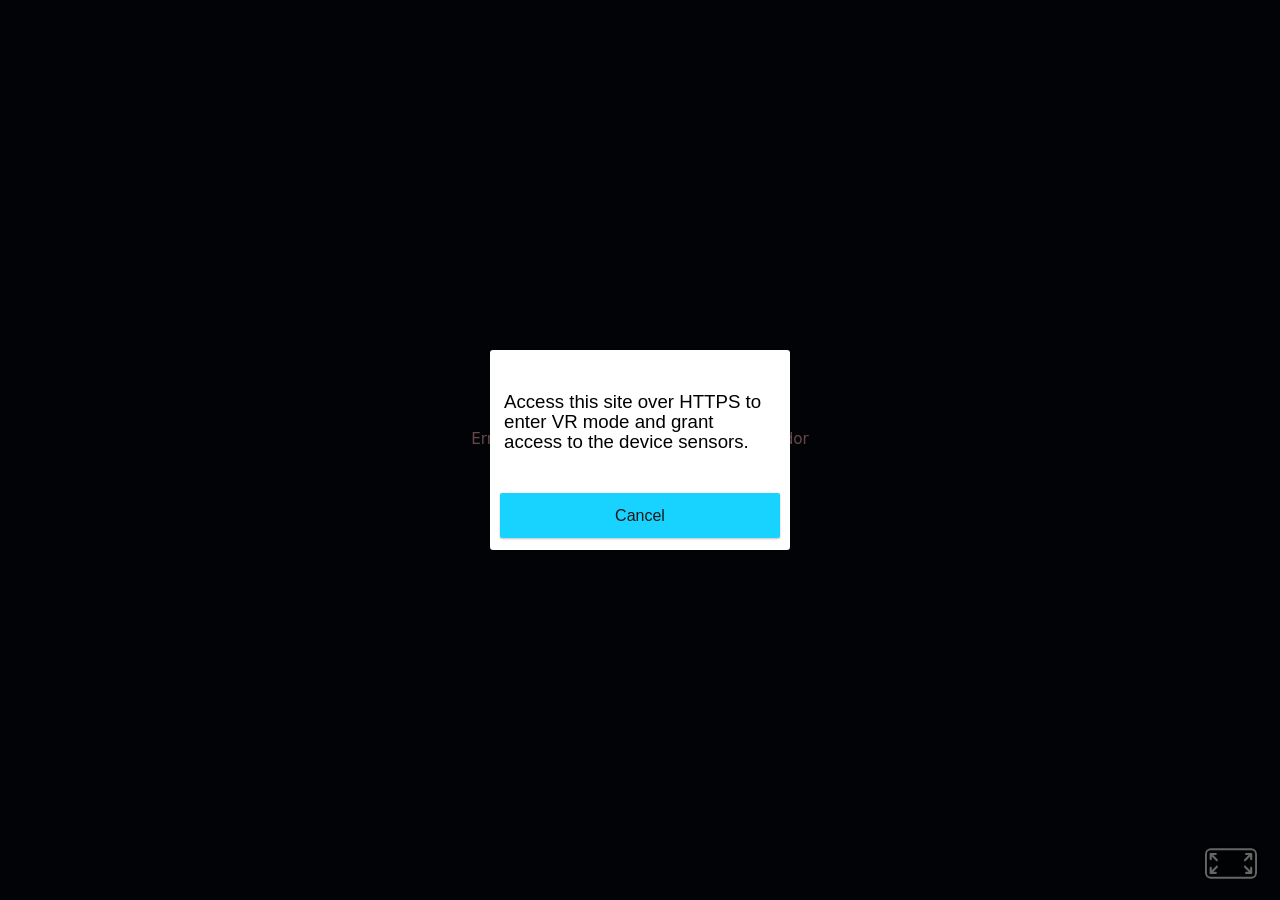
<file: versao-minimalista/index.fase0.bak.html>
<!DOCTYPE html>
<html lang="pt-BR">
  <head>
    <meta charset="UTF-8" />
    <meta name="viewport" content="width=device-width, initial-scale=1.0" />
    <title>Laboratorio VR de Dados - Eficiencia Academica</title>
    <link
      rel="icon"
      href="data:image/svg+xml,%3Csvg xmlns='http://www.w3.org/2000/svg' viewBox='0 0 64 64'%3E%3Crect width='64' height='64' rx='10' fill='%23050711'/%3E%3Ccircle cx='32' cy='32' r='18' fill='%2355d6ff'/%3E%3C/svg%3E"
    />
    <link rel="stylesheet" href="styles.css?v=10" />
    <!-- A-Frame (cena 3D, WebXR, camera, cursor, raycaster).
         Tenta a copia LOCAL (funciona offline); se ela nao existir/falhar,
         cai automaticamente no CDN. Para ativar o modo offline, baixe o
         aframe.min.js 1.5.0 e salve como assets/aframe-1.5.0.min.js. -->
    <script src="assets/aframe-1.5.0.min.js"></script>
    <script>
      if (!window.AFRAME) {
        document.write('<scr' + 'ipt src="https://aframe.io/releases/1.5.0/aframe.min.js"><\/scr' + 'ipt>');
      }
    </script>
  </head>
  <body>
    <div id="transitionOverlay" aria-hidden="true"></div>

    <!-- Indicador de carregamento: cobre a cena ate dados + A-Frame prontos. -->
    <div class="loading-overlay" id="loadingOverlay" role="status" aria-live="polite">
      <div class="loading-card">
        <div class="loading-spinner" aria-hidden="true"></div>
        <span class="loading-text" id="loadingText">Carregando o laboratorio de dados…</span>
      </div>
    </div>

    <main class="screen-frame" aria-label="Laboratorio VR de Dados">
      <div class="brand-panel">
        <span class="brand-kicker">Plataforma Nilo Pecanha &middot; Rede Federal</span>
        <strong id="hudTitle">Escolha um contexto</strong>
        <span id="hudSubtitle">Narrativa de eficiencia academica (2017-2024)</span>
        <nav class="breadcrumb" id="breadcrumb" aria-label="Trilha de navegacao">Mapa do Brasil</nav>
      </div>
      <div class="hud-legend" id="hudLegend" hidden>
        <span class="legend-dot legend-primary"></span><span id="legendPrimary">Contexto</span>
        <span class="legend-dot legend-compare"></span><span id="legendCompare">Comparacao</span>
      </div>
      <div class="hud-legend" id="compLegend" hidden>
        <span class="legend-dot legend-conc"></span><span>Concluidos</span>
        <span class="legend-dot legend-ret"></span><span>Retidos</span>
        <span class="legend-dot legend-evad"></span><span>Evadidos</span>
      </div>
      <aside class="nota-panel" id="notaPanel" aria-label="Nota sobre a visualizacao">
        <span class="nota-kicker">Como ler esta visualizacao</span>
        <strong id="notaTitle">Visualizacao narrativa</strong>
        <p id="notaBody"></p>
      </aside>
      <div class="tour-bar" id="tourBar" hidden>
        <span class="tour-bar__label" id="tourBarLabel">Tour guiado</span>
        <div class="tour-bar__track">
          <div class="tour-bar__fill" id="tourBarFill" style="width: 14.3%"></div>
        </div>
        <span class="tour-bar__step" id="tourBarStep">1 / 7</span>
      </div>
    </main>

    <!-- Onboarding de 1a visita (overlay 2D). Mostrado por app.js se ainda nao visto. -->
    <div class="onboard-overlay" id="onboardOverlay" hidden>
      <div class="onboard-card" role="dialog" aria-label="Como usar">
        <span class="onboard-kicker">Laboratorio VR de Dados</span>
        <h2>Como navegar</h2>
        <p class="onboard-sub">Uma experiencia de dados em 3D - use no desktop com o mouse ou em VR.</p>
        <ul>
          <li><strong>Desktop:</strong> arraste com o mouse para olhar, use <strong>W A S D</strong> para caminhar e <strong>clique</strong> para escolher.</li>
          <li><strong>Linha do tempo:</strong> caminhe para os lados para percorrer os anos - a historia avanca com o seu corpo.</li>
          <li><strong>VR:</strong> toque em <em>Enter VR</em>, mire com o olhar (reticulo) e <strong>segure</strong> para selecionar. Ande de verdade para navegar no tempo.</li>
        </ul>
        <button id="onboardStart" type="button">Comecar</button>
        <p class="onboard-foot">Voce pode rever isto no botao "?" no canto.</p>
      </div>
    </div>
    <button class="help-btn" id="helpBtn" type="button" aria-label="Rever ajuda">?</button>

    <a-scene
      id="scene"
      renderer="antialias: true; colorManagement: true; physicallyCorrectLights: true; exposure: 1.1"
      cursor="rayOrigin: mouse; fuse: false"
      raycaster="objects: .clickable; far: 40; interval: 16"
      fog="type: linear; color: #070b16; near: 11; far: 34"
      background="color: #05070f"
      vr-mode-ui="enabled: true"
    >
      <a-assets>
        <a-mixin
          id="softText"
          text="font: kelsonsans; align: center; anchor: center; baseline: center"
        ></a-mixin>
        <img id="mapImgAsset" src="assets/mapa-brasil.png?v=10" crossorigin="anonymous" />
      </a-assets>

      <!-- Camera compartilhada: mouse no desktop e cursor gaze em VR. -->
      <a-entity id="cameraRig" position="0 1.6 0">
        <a-entity
          id="camera"
          camera
          look-controls="pointerLockEnabled: false; mouseEnabled: true"
          wasd-controls="acceleration: 16"
        >
          <a-cursor
            id="gazeCursor"
            visible="false"
            position="0 0 -1"
            geometry="primitive: ring; radiusInner: 0.012; radiusOuter: 0.02"
            material="color: #ffffff; shader: flat; opacity: 0.88"
            raycaster="enabled: false; objects: .clickable; far: 40; interval: 16"
            cursor="fuse: false; fuseTimeout: 850"
            animation__fusing="property: scale; startEvents: fusing; easing: easeInCubic; dur: 850; from: 1 1 1; to: 1.75 1.75 1.75"
            animation__reset="property: scale; startEvents: mouseleave; dur: 140; to: 1 1 1"
          ></a-cursor>

          <!-- Plano escuro acoplado a camera para fade tambem aparecer em headset VR. -->
          <a-plane
            id="vrFade"
            position="0 0 -0.55"
            width="2.1"
            height="1.4"
            visible="false"
            material="shader: flat; color: #02040a; opacity: 0; transparent: true; depthTest: false"
          ></a-plane>

          <!-- Painel de Legenda (HUD) -->
          <a-entity id="captionPanel" position="0 -0.4 -1" visible="false">
            <a-plane width="1.4" height="0.16" material="color: #000000; opacity: 0.65; transparent: true; shader: flat"></a-plane>
            <a-text id="captionText" value="" position="0 0 0.01" width="1.3" align="center" color="#ffffff" font="kelsonsans" wrap-count="60"></a-text>
          </a-entity>
        </a-entity>
      </a-entity>

      <!-- ============================================================= -->
      <!-- Sala compartilhada: referencia espacial (evita sensacao de    -->
      <!-- flutuar) e enquadra os menus. Visivel em todas as etapas.      -->
      <!-- ============================================================= -->
      <a-entity id="room">
        <!-- piso -->
        <a-plane rotation="-90 0 0" width="17" height="16" position="0 0 -1.5" material="color: #0b1122; roughness: 0.92; metalness: 0.05"></a-plane>
        <!-- teto -->
        <a-plane rotation="90 0 0" width="17" height="16" position="0 4.3 -1.5" material="color: #070b16; roughness: 1; metalness: 0"></a-plane>
        <!-- parede do fundo -->
        <a-plane width="17" height="4.3" position="0 2.15 -9" material="color: #0c1428; roughness: 0.95; side: double"></a-plane>
        <!-- parede atras do usuario -->
        <a-plane width="17" height="4.3" rotation="0 180 0" position="0 2.15 6" material="color: #0a1020; roughness: 0.95; side: double"></a-plane>
        <!-- parede esquerda -->
        <a-plane width="16" height="4.3" rotation="0 90 0" position="-8.5 2.15 -1.5" material="color: #0a1122; roughness: 0.95; side: double"></a-plane>
        <!-- parede direita -->
        <a-plane width="16" height="4.3" rotation="0 -90 0" position="8.5 2.15 -1.5" material="color: #0a1122; roughness: 0.95; side: double"></a-plane>

        <!-- rodapes luminosos (linha onde parede encontra o piso) -->
        <a-box width="17" height="0.045" depth="0.03" position="0 0.05 -8.97" material="color: #2f5d8a; emissive: #2f5d8a; emissiveIntensity: 0.55; shader: flat"></a-box>
        <a-box width="16" height="0.045" depth="0.03" rotation="0 90 0" position="-8.47 0.05 -1.5" material="color: #2a5380; emissive: #2a5380; emissiveIntensity: 0.4; shader: flat"></a-box>
        <a-box width="16" height="0.045" depth="0.03" rotation="0 90 0" position="8.47 0.05 -1.5" material="color: #2a5380; emissive: #2a5380; emissiveIntensity: 0.4; shader: flat"></a-box>

        <!-- iluminacao geral da sala -->
        <a-entity light="type: ambient; color: #9fb0d0; intensity: 0.4"></a-entity>
        <a-entity light="type: point; color: #cfe0ff; intensity: 0.65; distance: 18" position="0 4 0"></a-entity>
      </a-entity>

      <!-- ============================================================= -->
      <!-- Ambiente 1: selecao de contexto (Brasil + regioes + drill).   -->
      <!-- Observatorio escuro - tom navy profundo.                       -->
      <!-- ============================================================= -->
      <a-entity id="selectionWorld" visible="true">
        <a-sky id="selectionSky" color="#0a1124"></a-sky>
        <a-entity light="type: ambient; color: #aebfe0; intensity: 0.55"></a-entity>
        <a-entity
          light="type: directional; color: #dfe9ff; intensity: 0.9"
          position="-3 6 4"
        ></a-entity>
        <a-entity
          light="type: point; color: #5aa0ff; intensity: 0.9; distance: 14"
          position="0 4 -2"
        ></a-entity>

        <!-- anel unico no piso (ancora de palco) -->
        <a-ring position="0 0.02 -2.2" rotation="-90 0 0" radius-inner="3.4" radius-outer="3.46" material="color: #2b4d86; opacity: 0.5; transparent: true; shader: flat"></a-ring>

        <a-text
          id="selectionKicker"
          value="EXPERIENCIA DE DADOS EM REALIDADE VIRTUAL"
          position="0 3.75 -3.6"
          color="#6fa8e6"
          width="5.2"
          align="center"
          font="kelsonsans"
        ></a-text>
        <a-text
          id="selectionTitle"
          value="Eficiencia Academica da Rede Federal"
          position="0 3.36 -3.6"
          color="#f4f8ff"
          width="6.2"
          align="center"
          font="kelsonsans"
        ></a-text>
        <a-text
          id="selectionLead"
          value="Escolha um contexto e percorra a evasao, a conclusao e a eficiencia ao longo de 2017-2024."
          position="0 2.92 -3.6"
          color="#9fb2d6"
          width="5.6"
          align="center"
          font="kelsonsans"
        ></a-text>

        <!-- Placa de controles: letreiro lateral de sala (referencia para VR; fora
             do campo de visao frontal do desktop, onde o onboarding/"?" ja cobrem isso). -->
        <a-entity id="roomSign" position="-4.7 1.75 -1.4" rotation="0 48 0">
          <a-plane width="3.0" height="0.8" material="color: #0b1322; opacity: 0.85; transparent: true; shader: flat"></a-plane>
          <a-plane width="3.0" height="0.04" position="0 0.4 0.01" material="color: #4cc9f0; shader: flat"></a-plane>
          <a-text value="Controles" position="-1.35 0.26 0.02" width="2.6" align="left" anchor="left" color="#9be7ff" font="kelsonsans"></a-text>
          <a-text value="Arraste para olhar - WASD para andar - clique para escolher. Na linha do tempo, ande para percorrer os anos." position="0 -0.1 0.02" width="2.8" align="center" color="#cdd9ec" wrap-count="46" font="kelsonsans"></a-text>
        </a-entity>

        <!-- Tela inicial: UMA decisao (historia guiada ou exploracao livre).
             Martini Glass aplicado a experiencia inteira: comeco guiado, exploracao depois. -->
        <a-entity id="homeView" visible="true">
          <a-text value="EFICIENCIA ACADEMICA DA REDE FEDERAL - 2017-2024" position="0 3.3 -3.8" color="#6fa8e6" width="5.2" align="center" font="kelsonsans"></a-text>
          <a-text value="Para onde vao os alunos?" position="0 2.85 -3.8" color="#f4f8ff" width="7.0" align="center" font="kelsonsans"></a-text>
          <a-entity id="homeStory" position="-1.35 1.7 -3.4" rotation="0 8 0">
            <a-box class="home-clickable" width="2.2" height="1.25" depth="0.08" material="color: #1a1a4e; roughness: 0.4; metalness: 0.1; emissive: #7b61ff; emissiveIntensity: 0.18"></a-box>
            <a-plane width="1.95" height="0.04" position="0 0.5 0.05" material="color: #7b61ff; shader: flat"></a-plane>
            <a-text value="Ver a historia" position="0 0.22 0.06" width="2.9" align="center" color="#ffffff" font="kelsonsans"></a-text>
            <a-text value="Um percurso guiado pelos dados. Depois, explore livremente." position="0 -0.18 0.06" width="2.0" align="center" color="#cdd9ec" wrap-count="32" font="kelsonsans"></a-text>
          </a-entity>
          <a-entity id="homeExplore" position="1.35 1.7 -3.4" rotation="0 -8 0">
            <a-box class="home-clickable" width="2.2" height="1.25" depth="0.08" material="color: #14304f; roughness: 0.4; metalness: 0.1; emissive: #4cc9f0; emissiveIntensity: 0.16"></a-box>
            <a-plane width="1.95" height="0.04" position="0 0.5 0.05" material="color: #4cc9f0; shader: flat"></a-plane>
            <a-text value="Explorar os dados" position="0 0.22 0.06" width="2.9" align="center" color="#ffffff" font="kelsonsans"></a-text>
            <a-text value="Mapa do Brasil, regioes, instituicoes e os 4 indicadores." position="0 -0.18 0.06" width="2.0" align="center" color="#cdd9ec" wrap-count="32" font="kelsonsans"></a-text>
          </a-entity>
        </a-entity>

        <!-- Galeria de historias curadas (cards criados por buildTourGallery); submenu do "Ver a historia". -->
        <a-text id="galleryTitle" value="Escolha uma historia" position="0 3.1 -3.6" color="#f4f8ff" width="6.0" align="center" font="kelsonsans" visible="false"></a-text>
        <a-entity id="tourGallery" position="0 1.7 -2.9" visible="false">
        </a-entity>
        <a-entity id="galleryBack" position="-3.4 2.9 -2.9" rotation="0 22 0" visible="false">
          <a-box class="gallery-clickable" width="1.3" height="0.46" depth="0.08" material="color: #16243f; roughness: 0.5; emissive: #2f5d96; emissiveIntensity: 0.22"></a-box>
          <a-text value="&lt; Inicio" position="0 0 0.055" width="2.4" align="center" color="#dcebff" font="kelsonsans"></a-text>
        </a-entity>

        <!-- Visao principal por regiao: mapa do Brasil com hotspots. -->
        <a-text id="mapKicker" value="VISAO NACIONAL POR REGIAO" position="0 3.95 -4.0" color="#6fa8e6" width="5.0" align="center" font="kelsonsans" visible="false"></a-text>
        <a-text id="mapTitle" value="Olhe para uma regiao; clique para explorar" position="0 3.6 -4.0" color="#f4f8ff" width="5.6" align="center" font="kelsonsans" visible="false"></a-text>
        <a-entity id="mapView" visible="false">
          <a-entity id="exploreBack" position="-4.35 3.0 -2.6" rotation="0 26 0">
            <a-box class="selection-clickable" width="1.3" height="0.46" depth="0.08" material="color: #16243f; roughness: 0.5; emissive: #2f5d96; emissiveIntensity: 0.22"></a-box>
            <a-text value="&lt; Inicio" position="0 0 0.055" width="2.4" align="center" color="#dcebff" font="kelsonsans"></a-text>
          </a-entity>
          <a-entity id="mapPanel" position="0 2.0 -3.8">
            <a-plane id="mapImg" width="2.9" height="2.7" material="src: #mapImgAsset; shader: flat; transparent: true"></a-plane>
            <a-entity id="mapHotspots"></a-entity>
          </a-entity>

          <!-- Botao Brasil (visao nacional), a esquerda do mapa. -->
          <a-entity id="brasilBtn" position="-2.85 2.4 -3.0" rotation="0 20 0">
            <a-box class="selection-clickable" width="1.55" height="1.05" depth="0.07" material="color: #1d4ed8; roughness: 0.4; metalness: 0.14; emissive: #7bdcff; emissiveIntensity: 0.1"></a-box>
            <a-plane width="1.34" height="0.03" position="0 0.42 0.05" material="color: #7bdcff; shader: flat"></a-plane>
            <a-text value="Brasil" position="0 0.17 0.07" width="1.7" align="center" color="#ffffff" font="kelsonsans"></a-text>
            <a-text value="Visao nacional" position="0 -0.04 0.07" width="1.4" align="center" color="#cfe0f4" font="kelsonsans"></a-text>
            <a-text id="brasilEfic" value="" position="0 -0.3 0.07" width="1.5" align="center" color="#9be7ff" font="kelsonsans"></a-text>
          </a-entity>

          <!-- Botao Comparar Regioes (Small Multiples), abaixo do Brasil. -->
          <a-entity id="multiplosBtn" position="-2.85 1.35 -3.0" rotation="0 20 0">
            <a-box class="selection-clickable" width="1.55" height="0.8" depth="0.07" material="color: #1a2f4c; roughness: 0.4; metalness: 0.14; emissive: #4cc9f0; emissiveIntensity: 0.1"></a-box>
            <a-plane width="1.34" height="0.02" position="0 0.3 0.05" material="color: #4cc9f0; shader: flat"></a-plane>
            <a-text value="Comparar" position="0 0.08 0.07" width="1.7" align="center" color="#ffffff" font="kelsonsans"></a-text>
            <a-text value="Regioes" position="0 -0.12 0.07" width="1.7" align="center" color="#ffffff" font="kelsonsans"></a-text>
          </a-entity>

          <!-- Cartao de preview da regiao (aparece ao olhar/passar o mouse). -->
          <a-entity id="mapPreview" visible="false" position="2.75 2.0 -3.0" rotation="0 -20 0">
            <a-plane width="2.5" height="1.5" material="color: #0b1322; opacity: 0.95; transparent: true; shader: flat"></a-plane>
            <a-plane id="mapPrevAccent" width="2.5" height="0.05" position="0 0.72 0.01" material="color: #4cc9f0; shader: flat"></a-plane>
            <a-text id="mapPrevTitle" value="" position="-1.12 0.5 0.02" width="2.4" align="left" anchor="left" color="#ffffff" font="kelsonsans"></a-text>
            <a-text id="mapPrevVals" value="" position="-1.12 0.18 0.02" width="2.7" align="left" anchor="left" color="#9be7ff" font="kelsonsans"></a-text>
            <a-text id="mapPrevComment" value="" position="-1.12 -0.2 0.02" width="2.3" align="left" anchor="left" color="#cfe0f4" wrap-count="34" font="kelsonsans"></a-text>
          </a-entity>
        </a-entity>

        <!-- Cards de instituicoes (drill-down), preenchidos ao escolher uma regiao. -->
        <a-entity id="drillCards" visible="false"></a-entity>

        <!-- Botao Voltar do drill-down (volta para os cards principais). -->
        <a-entity id="drillBack" position="-4.1 2.95 -2.8" rotation="0 24 0" visible="false">
          <a-box
            class="drill-clickable"
            width="1.4"
            height="0.46"
            depth="0.08"
            material="color: #16243f; roughness: 0.5; metalness: 0.05; emissive: #2f5d96; emissiveIntensity: 0.22"
          ></a-box>
          <a-text
            value="< Regioes"
            position="0 0 0.055"
            width="2.4"
            align="center"
            color="#dcebff"
            font="kelsonsans"
          ></a-text>
        </a-entity>
      </a-entity>

      <!-- ============================================================= -->
      <!-- Ambiente 2: exploracao (indicadores + linha do tempo).        -->
      <!-- ============================================================= -->
      <a-entity id="explorationWorld" visible="false">
        <a-sky id="explorationSky" color="#04060d"></a-sky>
        <a-entity light="type: ambient; color: #7286a8; intensity: 0.32"></a-entity>
        <a-entity
          light="type: directional; color: #dbe7ff; intensity: 0.85"
          position="-2 6 3"
        ></a-entity>
        <a-entity
          id="stageSpot"
          light="type: point; color: #6fd3ff; intensity: 1.4; distance: 12"
          position="0 4.2 -2.8"
        ></a-entity>

        <!-- anel unico no piso (ancora de palco) -->
        <a-ring position="0 0.02 -3.0" rotation="-90 0 0" radius-inner="3.6" radius-outer="3.66" material="color: #1c3a63; opacity: 0.4; transparent: true; shader: flat"></a-ring>

        <!-- Titulo/contexto comum aos dois sub-modos. -->
        <a-text
          id="contextKicker"
          value=""
          position="0 3.86 -3.9"
          color="#6fb6e6"
          width="4.6"
          align="center"
          font="kelsonsans"
        ></a-text>
        <a-text
          id="contextTitle"
          value=""
          position="0 3.5 -3.9"
          color="#f7fbff"
          width="5.4"
          align="center"
          font="kelsonsans"
        ></a-text>
        <a-text
          id="contextLead"
          value=""
          position="0 3.08 -3.9"
          color="#9fb2d0"
          width="5.2"
          align="center"
          font="kelsonsans"
        ></a-text>

        <!-- ---- Sub-modo A: indicadores (4 objetos do contexto). ---- -->
        <a-entity id="indicatorView" visible="false">
          <a-circle id="indicatorGlow" position="0 0.04 -2.9" rotation="-90 0 0" radius="3.2" material="color: #4cc9f0; opacity: 0.06; transparent: true; shader: flat"></a-circle>
          <a-entity id="indicatorObjects"></a-entity>
          <!-- Conectores que ligam Conclusao/Retencao/Evasao -> Eficiencia (no hover). -->
          <a-entity id="indicatorLinks" visible="false"></a-entity>

          <!-- Botao para a etapa de composicao "Para onde vao os alunos". -->
          <a-entity id="compEnter" position="0 0.3 -2.35">
            <a-box
              class="indicator-clickable"
              width="1.95"
              height="0.4"
              depth="0.08"
              material="color: #14233c; roughness: 0.45; emissive: #2f5d8a; emissiveIntensity: 0.2"
            ></a-box>
            <a-text value="Para onde vao os alunos  >" position="0 0 0.06" width="2.3" align="center" color="#cfe9ff" font="kelsonsans"></a-text>
          </a-entity>

          <!-- Painel interpretativo do indicador (hover/clique). -->
          <a-entity id="infoPanel" visible="false" position="0 2.4 -2.6" scale="0.9 0.9 0.9">
            <a-plane
              width="3.7"
              height="1.2"
              material="color: #0b1322; opacity: 0.94; transparent: true; roughness: 0.5; metalness: 0.08"
            ></a-plane>
            <a-plane
              id="infoAccent"
              width="3.7"
              height="0.05"
              position="0 0.57 0.01"
              material="color: #4cc9f0; shader: flat"
            ></a-plane>
            <a-text
              id="infoTitle"
              value=""
              position="-1.7 0.36 0.025"
              color="#ffffff"
              width="3.4"
              align="left"
              anchor="left"
              font="kelsonsans"
            ></a-text>
            <a-text
              id="infoValue"
              value=""
              position="-1.7 0.11 0.025"
              color="#9be7ff"
              width="4.2"
              align="left"
              anchor="left"
              font="kelsonsans"
            ></a-text>
            <a-text
              id="infoDescription"
              value=""
              position="-1.7 -0.2 0.025"
              color="#cfe0f4"
              width="3.4"
              align="left"
              anchor="left"
              wrap-count="52"
              font="kelsonsans"
            ></a-text>
            <!-- Alvo separado de navegacao: em VR, o 1o dwell no medidor fixa o painel;
                 entrar na linha do tempo exige mirar AQUI (evita navegacao acidental por gaze). -->
            <a-entity id="infoOpenBtn" position="1.0 -0.42 0.03">
              <a-box class="info-open-hit" width="1.5" height="0.3" depth="0.05" material="color: #1d4ed8; roughness: 0.4; emissive: #7bdcff; emissiveIntensity: 0.18"></a-box>
              <a-text value="Ver linha do tempo &gt;" position="0 0 0.04" width="2.2" align="center" color="#ffffff" font="kelsonsans"></a-text>
            </a-entity>
          </a-entity>
        </a-entity>

        <!-- ---- Sub-modo B: linha do tempo (grafico anotado). ---- -->
        <a-entity id="timelineView" visible="false">
          <!-- brilho de fundo (spotlight) com a cor do indicador -->
          <a-circle id="chartGlow" position="0 1.85 -3.7" radius="4.0" material="color: #4cc9f0; opacity: 0.05; transparent: true; shader: flat; side: double"></a-circle>
          <!-- painel do grafico -->
          <a-plane id="chartPanel" position="0 1.85 -3.4" width="7.4" height="1.95" material="color: #0a1022; opacity: 0.6; transparent: true; shader: flat"></a-plane>
          <a-plane id="chartPanelEdge" position="0 0.88 -3.39" width="7.4" height="0.018" material="color: #2f5d8a; opacity: 0.7; transparent: true; shader: flat"></a-plane>

          <a-entity id="chartGrid"></a-entity>
          <a-plane id="focusBand" visible="false" material="color: #4cc9f0; opacity: 0.14; transparent: true; shader: flat"></a-plane>
          <a-entity id="timelineBars"></a-entity>
          <a-entity id="compareBars" visible="false"></a-entity>
          <a-entity id="trendLine"></a-entity>
          <a-entity id="markers"></a-entity>
          <a-entity id="yearTicks"></a-entity>
          <a-entity id="annotations"></a-entity>
          <!-- Strollytelling: faixa de anos no piso - caminhar ao longo dela muda o ano em foco. -->
          <a-entity id="walkStrip"></a-entity>
          <a-text id="valueReadout" value="" position="0 2.6 -3.3" width="3" align="center" color="#ffffff" font="kelsonsans" visible="false"></a-text>

          <!-- Narrativa (manchete + corpo) - cabecalho do modo linha do tempo. -->
          <a-text id="narrativeTitle" value="" position="0 3.88 -3.9" color="#ffffff" width="5.4" align="center" wrap-count="40" font="kelsonsans"></a-text>
          <a-text id="narrativeText" value="" position="0 3.46 -3.9" color="#bcd0ec" width="5.2" align="center" wrap-count="64" font="kelsonsans"></a-text>
          <a-text id="narrativeYear" value="" position="0 0.7 -3.0" color="#9be7ff" width="6" align="center" wrap-count="76" font="kelsonsans"></a-text>
          <a-text id="guidedHint" value="" position="0 0.48 -2.45" color="#7d90ab" width="4.2" align="center" font="kelsonsans"></a-text>

          <!-- Faixa unica de controles, enxuta: ano (fallback do caminhar) + 2 acoes + rever.
               "Indicadores" saiu: o botao Voltar global (rotulo dinamico) cobre a navegacao. -->
          <a-entity id="scrubberRow" position="0 0.24 -2.45" visible="false">
            <a-entity id="ctrlPrevYear" position="-1.75 0 0">
              <a-box class="timeline-clickable" width="0.5" height="0.42" depth="0.08" material="color: #15233d; roughness: 0.45; emissive: #2f5d8a; emissiveIntensity: 0.22"></a-box>
              <a-text value="<" position="0 0 0.06" width="2.2" align="center" color="#eaf4ff" font="kelsonsans"></a-text>
            </a-entity>
            <a-text id="ctrlYearLabel" value="2024" position="-1.2 0 0" width="2.3" align="center" color="#ffffff" font="kelsonsans"></a-text>
            <a-entity id="ctrlNextYear" position="-0.65 0 0">
              <a-box class="timeline-clickable" width="0.5" height="0.42" depth="0.08" material="color: #15233d; roughness: 0.45; emissive: #2f5d8a; emissiveIntensity: 0.22"></a-box>
              <a-text value=">" position="0 0 0.06" width="2.2" align="center" color="#eaf4ff" font="kelsonsans"></a-text>
            </a-entity>
          </a-entity>

          <a-entity id="actionRow" position="0 0.24 -2.45" visible="false">
            <a-entity id="ctrlCompare" position="0.5 0 0">
              <a-box class="timeline-clickable" width="1.02" height="0.42" depth="0.08" material="color: #16263f; roughness: 0.45; emissive: #2f5d8a; emissiveIntensity: 0.2"></a-box>
              <a-text id="ctrlCompareLabel" value="Comparar" position="0 0 0.06" width="1.65" align="center" color="#cfe9ff" font="kelsonsans"></a-text>
            </a-entity>
            <a-entity id="ctrlSound" position="1.68 0 0">
              <a-box class="timeline-clickable" width="1.15" height="0.42" depth="0.08" material="color: #16263f; roughness: 0.45; emissive: #2f5d8a; emissiveIntensity: 0.2"></a-box>
              <a-text id="ctrlSoundLabel" value="Som ligado" position="0 0 0.06" width="1.6" align="center" color="#cfe9ff" font="kelsonsans"></a-text>
            </a-entity>
            <a-entity id="ctrlReplay" position="2.95 0 0">
              <a-box class="timeline-clickable" width="1.2" height="0.42" depth="0.08" material="color: #16263f; roughness: 0.45; emissive: #2f5d8a; emissiveIntensity: 0.14"></a-box>
              <a-text value="Rever historia" position="0 0 0.06" width="1.7" align="center" color="#9fb8d8" font="kelsonsans"></a-text>
            </a-entity>
          </a-entity>

          <!-- Botao "Pular introducao" durante a abertura guiada. -->
          <a-entity id="ctrlSkip" position="0 0.24 -2.45" visible="false">
            <a-box class="timeline-clickable" width="1.9" height="0.44" depth="0.08" material="color: #16263f; roughness: 0.45; emissive: #2f5d8a; emissiveIntensity: 0.22"></a-box>
            <a-text value="Pular introducao" position="0 0 0.06" width="2.9" align="center" color="#cfe9ff" font="kelsonsans"></a-text>
          </a-entity>

          <!-- Controles do Tour guiado (Anterior / progresso / Proximo). -->
          <a-entity id="tourControls" visible="false" position="0 0.24 -2.45">
            <a-entity id="tourPrevBtn" position="-2.2 0 0">
              <a-box class="tour-clickable" width="1.3" height="0.44" depth="0.08" material="color: #1a1a4e; roughness: 0.45; emissive: #7b61ff; emissiveIntensity: 0.2"></a-box>
              <a-text value="< Anterior" position="0 0 0.06" width="2.2" align="center" color="#d8ccff" font="kelsonsans"></a-text>
            </a-entity>
            <a-text id="tourProgress" value="1 / 7" position="0 0 0" width="2.4" align="center" color="#ffffff" font="kelsonsans"></a-text>
            <a-entity id="tourNextBtn" position="2.2 0 0">
              <a-box class="tour-clickable" width="1.6" height="0.44" depth="0.08" material="color: #1a1a4e; roughness: 0.45; emissive: #7b61ff; emissiveIntensity: 0.25"></a-box>
              <a-text id="tourNextLabel" value="Proximo >" position="0 0 0.06" width="2.6" align="center" color="#d8ccff" font="kelsonsans"></a-text>
            </a-entity>
          </a-entity>
        </a-entity>

        <!-- ---- Sub-modo C: composicao "Para onde vao os alunos". ---- -->
        <a-entity id="composicaoView" visible="false">
          <a-circle id="compGlow" position="0 1.85 -3.7" radius="4.0" material="color: #3ad29f; opacity: 0.05; transparent: true; shader: flat; side: double"></a-circle>
          <a-plane id="compPanel" position="0 1.85 -3.4" width="7.4" height="1.95" material="color: #0a1022; opacity: 0.6; transparent: true; shader: flat"></a-plane>
          <a-entity id="compScene"></a-entity>

          <a-text id="compTitle" value="" position="0 3.88 -3.9" color="#ffffff" width="5.4" align="center" wrap-count="40" font="kelsonsans"></a-text>
          <a-text id="compText" value="" position="0 3.46 -3.9" color="#bcd0ec" width="5.2" align="center" wrap-count="64" font="kelsonsans"></a-text>
          <a-text id="compReadout" value="" position="-3.5 0.74 -3.3" color="#9be7ff" width="4.6" align="left" anchor="left" wrap-count="58" font="kelsonsans"></a-text>

          <!-- Parede de 100 blocos (1 bloco = 1% dos estudantes) - visceralizacao
               como representacao principal do ano em foco (substitui o donut). -->
          <a-entity id="compWall"></a-entity>

          <a-entity id="compScrubber" position="0 0.24 -2.45">
            <a-entity id="compPrev" position="-0.55 0 0">
              <a-box class="composicao-clickable" width="0.5" height="0.42" depth="0.08" material="color: #15233d; roughness: 0.45; emissive: #2f5d8a; emissiveIntensity: 0.22"></a-box>
              <a-text value="<" position="0 0 0.06" width="2.2" align="center" color="#eaf4ff" font="kelsonsans"></a-text>
            </a-entity>
            <a-text id="compYearLabel" value="2024" position="0 0 0" width="2.3" align="center" color="#ffffff" font="kelsonsans"></a-text>
            <a-entity id="compNext" position="0.55 0 0">
              <a-box class="composicao-clickable" width="0.5" height="0.42" depth="0.08" material="color: #15233d; roughness: 0.45; emissive: #2f5d8a; emissiveIntensity: 0.22"></a-box>
              <a-text value=">" position="0 0 0.06" width="2.2" align="center" color="#eaf4ff" font="kelsonsans"></a-text>
            </a-entity>
          </a-entity>
        </a-entity>

        <!-- ---- Sub-modo D: Small Multiples (Comparacao Regional). ---- -->
        <a-entity id="multiplosView" visible="false">
          <!-- header/narrativa -->
          <a-text id="multiplosTitle" value="" position="0 3.5 -4.0" color="#ffffff" width="5.6" align="center" wrap-count="40" font="kelsonsans"></a-text>
          <a-text id="multiplosNote" value="" position="0 3.16 -4.0" color="#bcd0ec" width="5.8" align="center" wrap-count="62" font="kelsonsans"></a-text>

          <a-entity id="multiplosLegend" position="0 2.95 -4.0">
            <a-plane width="0.3" height="0.02" position="-1.2 0 0" material="color: #4cc9f0; shader: flat; opacity: 0.6"></a-plane>
            <a-text value="Regiao" position="-0.95 0 0" width="2.0" align="left" anchor="left" color="#cfe0f4" font="kelsonsans"></a-text>
            <a-plane width="0.1" height="0.015" position="0.3 0 0" material="color: #9fb0d0; shader: flat; opacity: 0.4"></a-plane>
            <a-plane width="0.1" height="0.015" position="0.45 0 0" material="color: #9fb0d0; shader: flat; opacity: 0.4"></a-plane>
            <a-text value="Media Brasil" position="0.55 0 0" width="2.0" align="left" anchor="left" color="#9fb0d0" font="kelsonsans"></a-text>
          </a-entity>

          <!-- seletores de indicador (e.g. botoes no topo) -->
          <a-entity id="multiplosSelectors" position="0 4.05 -3.8"></a-entity>

          <!-- container da grade -->
          <a-entity id="multiplosGrid"></a-entity>
        </a-entity>


        <!-- Mini-mapa Dinamico (Contexto Fluido) -->
        <a-entity id="miniMapBase" position="3.9 1.5 -3.1" rotation="0 -30 0" scale="0.42 0.42 0.42">
          <!-- Aba recolhida (sempre visivel; abre o mapa sob demanda). -->
          <a-entity id="miniMapTab">
            <a-box class="minimap-clickable" width="2.6" height="0.55" depth="0.06" material="color: #16263f; roughness: 0.45; emissive: #2f5d8a; emissiveIntensity: 0.22"></a-box>
            <a-text value="Trocar regiao" position="0 0 0.05" width="2.9" align="center" color="#cfe9ff" font="kelsonsans"></a-text>
          </a-entity>

          <!-- Conteudo expansivel (oculto por padrao; sem oclusao ate o usuario abrir). -->
          <a-entity id="miniMapContent" visible="false">
            <a-plane width="3.2" height="3.5" material="color: #04060d; opacity: 0.6; transparent: true; shader: flat" position="0 0 -0.05"></a-plane>
            <a-text value="Trocar regiao" position="0 1.75 0" width="3.0" align="center" color="#cfe0f4" font="kelsonsans"></a-text>
            <a-entity id="miniMapPanel" position="0 0.1 0">
              <a-plane width="2.9" height="2.7" material="src: #mapImgAsset; shader: flat; transparent: true"></a-plane>
              <a-entity id="miniMapHotspots"></a-entity>
            </a-entity>
            <a-entity id="miniBrasilBtn" position="0 -1.7 0">
              <a-box class="minimap-region" width="1.8" height="0.5" depth="0.04" material="color: #1d4ed8; roughness: 0.4; metalness: 0.14; emissive: #7bdcff; emissiveIntensity: 0.1"></a-box>
              <a-text value="Visao Nacional" position="0 0 0.03" width="2.0" align="center" color="#ffffff" font="kelsonsans"></a-text>
            </a-entity>
          </a-entity>
        </a-entity>

        <!-- Painel de abertura/fechamento do tour (texto, sem grafico). -->
        <a-entity id="tourPanel" visible="false">
          <a-plane width="6.4" height="2.7" position="0 2.0 -3.6" material="color: #0b1322; opacity: 0.94; transparent: true; shader: flat"></a-plane>
          <a-plane width="6.4" height="0.06" position="0 3.32 -3.59" material="color: #7b61ff; shader: flat"></a-plane>
          <a-text id="tourPanelKicker" value="" position="0 3.04 -3.58" width="5.6" align="center" color="#b9a6ff" font="kelsonsans"></a-text>
          <a-text id="tourPanelTitle" value="" position="0 2.5 -3.58" width="5.9" align="center" color="#ffffff" wrap-count="32" font="kelsonsans"></a-text>
          <a-text id="tourPanelBody" value="" position="0 1.55 -3.58" width="5.6" align="center" color="#cdd9ec" wrap-count="50" font="kelsonsans"></a-text>
          <a-entity id="tourCta" position="0 0.95 -3.2" visible="false">
            <a-box class="tour-clickable hit" width="2.8" height="0.5" depth="0.08" material="color: #1d4ed8; roughness: 0.4; emissive: #7bdcff; emissiveIntensity: 0.15"></a-box>
            <a-text value="Explore a sua regiao  >" position="0 0 0.06" width="3.2" align="center" color="#ffffff" font="kelsonsans"></a-text>
          </a-entity>
        </a-entity>

        <!-- Imersao Visceral (blocos que representam estudantes no fechamento do tour). -->
        <a-entity id="visceralParticles" position="0 0.1 -2.5" visible="false"></a-entity>

        <!-- Botao Voltar global UNICO (rotulo dinamico via historico de navegacao). -->
        <a-entity id="backButton" position="-4.1 3.0 -2.7" rotation="0 28 0">
          <a-box
            class="clickable exploration-clickable"
            width="1.25"
            height="0.46"
            depth="0.08"
            material="color: #15233d; roughness: 0.45; metalness: 0.05; emissive: #2f5d8a; emissiveIntensity: 0.2"
          ></a-box>
          <a-text
            id="backLabel"
            value="< Voltar"
            position="0 0 0.055"
            width="2.3"
            align="center"
            color="#eaf4ff"
            font="kelsonsans"
          ></a-text>
        </a-entity>
      </a-entity>
    </a-scene>

    <!-- Fase 0.1: app.js modularizado. Bibliotecas primeiro (telemetria define
         tlog(); station/voxel/locomotion sao independentes), depois os modulos
         do app na ordem original (semantica identica ao monolito). -->
    <script src="js/telemetry.js?v=11"></script>
    <script src="js/station.js?v=11"></script>
    <script src="js/voxel.js?v=11"></script>
    <script src="js/locomotion.js?v=11"></script>
    <script src="js/01-config.js?v=11"></script>
    <script src="js/02-audio.js?v=11"></script>
    <script src="js/03-historias.js?v=11"></script>
    <script src="js/04-boot.js?v=11"></script>
    <script src="js/05-selecao.js?v=11"></script>
    <script src="js/06-indicadores.js?v=11"></script>
    <script src="js/07-composicao.js?v=11"></script>
    <script src="js/08-timeline.js?v=11"></script>
    <script src="js/09-narrativa-guiada.js?v=11"></script>
    <script src="js/10-tour.js?v=11"></script>
    <script src="js/11-navegacao.js?v=11"></script>
    <script src="js/12-interacao.js?v=11"></script>
    <script src="js/13-util.js?v=11"></script>
    <script src="js/14-multiplos.js?v=11"></script>
  </body>
</html>
</file>
<file: styles.css>
:root {
  --panel-bg: rgba(8, 13, 24, 0.62);
  --panel-border: rgba(255, 255, 255, 0.14);
  --text: #f7fbff;
  --muted: #a9b8c9;
}

* {
  box-sizing: border-box;
}

html,
body {
  width: 100%;
  height: 100%;
  margin: 0;
  overflow: hidden;
  font-family: Inter, ui-sans-serif, system-ui, -apple-system, BlinkMacSystemFont, "Segoe UI", sans-serif;
  background: #050711;
}

a-scene {
  width: 100vw;
  height: 100vh;
}

.screen-frame {
  position: fixed;
  inset: 0;
  z-index: 2;
  pointer-events: none;
}

/* Coluna da esquerda: painel + legendas empilhados (nunca um sobre o outro). */
.hud-left {
  position: absolute;
  left: clamp(16px, 4vw, 44px);
  top: clamp(14px, 4vh, 34px);
  display: grid;
  gap: 8px;
  justify-items: start;
}

/* Largura limitada (ate ~27% da tela): com 420 px o painel chegava a 34% em
   1366 px e cobria a ponta esquerda dos titulos 3D (manchete, "Olhe para uma
   regiao", o chip "Conclusao" do painel-equacao). */
.brand-panel {
  display: grid;
  gap: 5px;
  width: clamp(250px, 24vw, 330px);
  padding: 13px 15px;
  color: var(--text);
  background: var(--panel-bg);
  border: 1px solid var(--panel-border);
  border-radius: 8px;
  box-shadow: 0 18px 45px rgba(3, 8, 18, 0.22);
  backdrop-filter: blur(16px);
}

.brand-kicker {
  color: #87dcff;
  font-size: 0.75rem;
  line-height: 1;
  letter-spacing: 0;
  text-transform: uppercase;
}

.brand-panel strong {
  display: block;
  color: #ffffff;
  font-size: clamp(1rem, 1.5vw, 1.25rem);
  line-height: 1.15;
  font-weight: 720;
}

.brand-panel span#hudSubtitle {
  color: var(--muted);
  font-size: 0.88rem;
  line-height: 1.25;
}

.breadcrumb {
  margin-top: 7px;
  padding-top: 7px;
  border-top: 1px solid rgba(255, 255, 255, 0.1);
  color: #8fb3dd;
  font-size: 0.78rem;
  letter-spacing: 0.01em;
  line-height: 1.3;
}

.nota-panel {
  position: absolute;
  left: clamp(16px, 4vw, 44px);
  bottom: clamp(16px, 5vh, 40px);
  display: grid;
  gap: 5px;
  max-width: min(330px, calc(100vw - 32px));
  padding: 13px 15px;
  color: var(--text);
  background: var(--panel-bg);
  border: 1px solid var(--panel-border);
  border-left: 3px solid #4cc9f0;
  border-radius: 8px;
  box-shadow: 0 18px 45px rgba(3, 8, 18, 0.28);
  backdrop-filter: blur(16px);
}

.nota-kicker {
  color: #87dcff;
  font-size: 0.66rem;
  letter-spacing: 0.06em;
  text-transform: uppercase;
}

.nota-panel strong {
  color: #ffffff;
  font-size: 0.98rem;
  line-height: 1.15;
  font-weight: 700;
}

.nota-panel p {
  margin: 0;
  color: var(--muted);
  font-size: 0.82rem;
  line-height: 1.35;
}

/* Recolhida: so a linha "Como ler esta visualizacao", um chip no rodape.
   O mouse por cima (ou o foco) abre de novo. Aberta sozinha (ao entrar numa
   etapa) ela deixa o clique passar para a cena; so o chip e a nota aberta
   pelo mouse recebem o ponteiro. */
.nota-panel.is-recolhida,
.nota-panel.por-mouse {
  pointer-events: auto;
}

.nota-panel.is-recolhida {
  padding: 7px 12px;
  gap: 0;
  cursor: help;
}

.nota-panel.is-recolhida strong,
.nota-panel.is-recolhida p {
  display: none;
}

.nota-panel.is-recolhida .nota-kicker::after {
  content: "  +";
}

@media (max-width: 720px) {
  .nota-panel {
    max-width: calc(100vw - 32px);
    bottom: 10px;
  }
}

.onboard-overlay {
  position: fixed;
  inset: 0;
  z-index: 12;
  display: flex;
  align-items: center;
  justify-content: center;
  padding: 16px;
  background: rgba(2, 4, 10, 0.72);
  backdrop-filter: blur(6px);
  pointer-events: auto;
}

.onboard-overlay[hidden] {
  display: none;
}

.onboard-card {
  max-width: 460px;
  padding: 24px 26px;
  color: var(--text);
  background: rgba(10, 16, 30, 0.97);
  border: 1px solid var(--panel-border);
  border-radius: 14px;
  box-shadow: 0 24px 60px rgba(2, 6, 16, 0.55);
}

.onboard-kicker {
  display: block;
  color: #87dcff;
  font-size: 0.72rem;
  letter-spacing: 0.08em;
  text-transform: uppercase;
}

.onboard-card h2 {
  margin: 6px 0 4px;
  font-size: 1.3rem;
  color: #ffffff;
}

.onboard-sub {
  margin: 0 0 12px;
  color: var(--muted);
  font-size: 0.9rem;
}

.onboard-card ul {
  margin: 0 0 16px;
  padding-left: 18px;
  display: grid;
  gap: 8px;
}

.onboard-card li {
  color: #d5e1f2;
  font-size: 0.92rem;
  line-height: 1.4;
}

.onboard-card button {
  width: 100%;
  padding: 11px 16px;
  font-size: 0.98rem;
  font-weight: 700;
  color: #04121f;
  background: #4cc9f0;
  border: none;
  border-radius: 9px;
  cursor: pointer;
}

.onboard-card button:hover {
  background: #6ad7f7;
}

.onboard-foot {
  margin: 10px 0 0;
  color: #7d90ab;
  font-size: 0.78rem;
  text-align: center;
}

.help-btn {
  position: fixed;
  right: clamp(14px, 3vw, 28px);
  top: clamp(14px, 3vh, 28px);
  z-index: 8;
  width: 34px;
  height: 34px;
  border-radius: 50%;
  border: 1px solid var(--panel-border);
  background: var(--panel-bg);
  color: #cfe9ff;
  font-size: 1rem;
  font-weight: 700;
  cursor: pointer;
  pointer-events: auto;
  backdrop-filter: blur(16px);
}

.help-btn:hover {
  color: #ffffff;
  border-color: #4cc9f0;
}

.vignette {
  position: fixed;
  inset: 0;
  z-index: 1;
  pointer-events: none;
  background: radial-gradient(
    ellipse at center,
    rgba(0, 0, 0, 0) 52%,
    rgba(2, 4, 10, 0.55) 100%
  );
}

#transitionOverlay {
  position: fixed;
  inset: 0;
  z-index: 5;
  pointer-events: none;
  background: #02040a;
  opacity: 0;
  transition: opacity 620ms ease;
}

#transitionOverlay.is-active {
  opacity: 1;
}

/* Indicador de carregamento (acima de tudo ate a cena ficar pronta). */
.loading-overlay {
  position: fixed;
  inset: 0;
  z-index: 20;
  display: flex;
  align-items: center;
  justify-content: center;
  background: #05070f;
  color: var(--text);
}

.loading-overlay[hidden] {
  display: none;
}

.loading-card {
  display: flex;
  flex-direction: column;
  align-items: center;
  gap: 16px;
  padding: 20px;
}

.loading-spinner {
  width: 44px;
  height: 44px;
  border-radius: 50%;
  border: 3px solid rgba(124, 199, 255, 0.2);
  border-top-color: #4cc9f0;
  animation: vrlab-spin 0.9s linear infinite;
}

.loading-overlay.is-error .loading-spinner {
  display: none;
}

.loading-text {
  max-width: 340px;
  text-align: center;
  font-size: 0.95rem;
  line-height: 1.45;
  color: #cfe0f4;
}

.loading-overlay.is-error .loading-text {
  color: #ffb4b4;
}

@keyframes vrlab-spin {
  to { transform: rotate(360deg); }
}

@media (prefers-reduced-motion: reduce) {
  .loading-spinner { animation: none; }
}

.hud-legend {
  display: flex;
  align-items: center;
  gap: 7px;
  padding: 9px 13px;
  color: var(--text);
  font-size: 0.8rem;
  background: var(--panel-bg);
  border: 1px solid var(--panel-border);
  border-radius: 8px;
  backdrop-filter: blur(16px);
}

.hud-legend[hidden] {
  display: none;
}

.legend-dot {
  width: 11px;
  height: 11px;
  border-radius: 3px;
  display: inline-block;
}

.legend-primary {
  background: #4cc9f0;
}

.legend-compare {
  background: #ffb454;
  margin-left: 6px;
}

.legend-conc {
  background: #3ad29f;
}

.legend-ret {
  background: #ffd166;
  margin-left: 6px;
}

.legend-evad {
  background: #ff6b6b;
  margin-left: 6px;
}

@media (max-width: 720px) {
  .brand-panel {
    padding: 12px 13px;
  }
}

/* Tour guiado — barra de progresso (HUD overlay) */
/* A esquerda do botao VR do A-Frame (canto inferior direito, ~58 px): com
   right 44 px a ponta da barra ("1 / 6") ficava embaixo dele. */
.tour-bar {
  position: absolute;
  right: 92px;
  bottom: clamp(16px, 5vh, 40px);
  display: flex;
  align-items: center;
  gap: 10px;
  padding: 10px 14px;
  background: var(--panel-bg);
  border: 1px solid var(--panel-border);
  border-left: 3px solid #7b61ff;
  border-radius: 8px;
  backdrop-filter: blur(16px);
  color: var(--text);
  font-size: 0.82rem;
}

.tour-bar[hidden] {
  display: none;
}

.tour-bar__label {
  color: #b8a9ff;
  font-weight: 600;
  font-size: 0.72rem;
  text-transform: uppercase;
  letter-spacing: 0.06em;
  white-space: nowrap;
}

.tour-bar__track {
  width: 120px;
  height: 5px;
  background: rgba(123, 97, 255, 0.18);
  border-radius: 3px;
  overflow: hidden;
}

.tour-bar__fill {
  height: 100%;
  background: linear-gradient(90deg, #7b61ff, #b8a9ff);
  border-radius: 3px;
  transition: width 400ms ease;
}

.tour-bar__step {
  color: var(--muted);
  font-variant-numeric: tabular-nums;
  white-space: nowrap;
}

/* Aviso de WebXR bloqueado (pagina aberta por HTTP fora do localhost). Fica
   acima do onboarding: sem HTTPS, o modo VR prometido ali nao abre. */
.aviso-https {
  position: fixed;
  left: 50%;
  top: 14px;
  transform: translateX(-50%);
  z-index: 30;
  display: grid;
  gap: 4px;
  width: min(640px, calc(100vw - 32px));
  padding: 12px 16px;
  color: #fff4e5;
  background: rgba(64, 30, 4, 0.94);
  border: 1px solid #ffa23a;
  border-left: 4px solid #ffa23a;
  border-radius: 8px;
  font-size: 0.92rem;
  line-height: 1.45;
  pointer-events: auto;
}

.aviso-https[hidden] {
  display: none;
}

.aviso-https code {
  padding: 1px 5px;
  border-radius: 4px;
  background: rgba(255, 255, 255, 0.12);
  font-size: 0.86em;
}

/* Legenda da narracao (desktop): rodape centrado, abaixo da faixa de controles
   3D (que termina em ~89% da altura). */
.legenda-2d {
  position: absolute;
  left: 50%;
  bottom: clamp(6px, 1.4vh, 14px);
  transform: translateX(-50%);
  width: max-content;
  max-width: min(640px, 46vw);
  padding: 6px 12px;
  color: #ffffff;
  background: rgba(0, 0, 0, 0.72);
  border-radius: 8px;
  font-size: 0.84rem;
  line-height: 1.3;
  text-align: center;
}

.legenda-2d[hidden] {
  display: none;
}

/* Janela baixa (notebook com o navegador aberto): painel mais compacto, para
   a coluna painel + legenda nao descer sobre o canto do grafico. */
@media (max-height: 720px) {
  .hud-left {
    gap: 6px;
  }

  .brand-panel {
    gap: 3px;
    padding: 10px 13px;
  }

  .brand-panel strong {
    font-size: 1rem;
  }

  .brand-panel span#hudSubtitle {
    font-size: 0.8rem;
  }

  .breadcrumb {
    margin-top: 3px;
    padding-top: 4px;
    font-size: 0.72rem;
  }

  .hud-legend {
    padding: 6px 11px;
    font-size: 0.74rem;
  }
}
</file>
<file: versao-minimalista/styles.css>
:root {
  --panel-bg: rgba(8, 13, 24, 0.62);
  --panel-border: rgba(255, 255, 255, 0.14);
  --text: #f7fbff;
  --muted: #a9b8c9;
}

* {
  box-sizing: border-box;
}

html,
body {
  width: 100%;
  height: 100%;
  margin: 0;
  overflow: hidden;
  font-family: Inter, ui-sans-serif, system-ui, -apple-system, BlinkMacSystemFont, "Segoe UI", sans-serif;
  background: #050711;
}

a-scene {
  width: 100vw;
  height: 100vh;
}

.screen-frame {
  position: fixed;
  inset: 0;
  z-index: 2;
  pointer-events: none;
}

/* Coluna esquerda do HUD: marca + legendas empilham em fluxo (grid), entao
   nunca se sobrepoem, por mais que o titulo ou o breadcrumb quebrem linha. */
.hud-left {
  position: absolute;
  left: clamp(16px, 4vw, 44px);
  top: clamp(14px, 4vh, 34px);
  display: grid;
  gap: 10px;
  justify-items: start;
  max-width: min(440px, calc(100vw - 32px));
}

.brand-panel {
  display: grid;
  gap: 5px;
  min-width: min(420px, calc(100vw - 32px));
  padding: 14px 16px;
  color: var(--text);
  background: var(--panel-bg);
  border: 1px solid var(--panel-border);
  border-radius: 8px;
  box-shadow: 0 18px 45px rgba(3, 8, 18, 0.22);
  backdrop-filter: blur(16px);
}

.brand-kicker {
  color: #87dcff;
  font-size: 0.75rem;
  line-height: 1;
  letter-spacing: 0;
  text-transform: uppercase;
}

.brand-panel strong {
  display: block;
  color: #ffffff;
  font-size: clamp(1rem, 1.5vw, 1.25rem);
  line-height: 1.15;
  font-weight: 720;
}

.brand-panel span#hudSubtitle {
  color: var(--muted);
  font-size: 0.88rem;
  line-height: 1.25;
}

.breadcrumb {
  margin-top: 7px;
  padding-top: 7px;
  border-top: 1px solid rgba(255, 255, 255, 0.1);
  color: #8fb3dd;
  font-size: 0.78rem;
  letter-spacing: 0.01em;
  line-height: 1.3;
}

.nota-panel {
  position: absolute;
  left: clamp(16px, 4vw, 44px);
  bottom: clamp(16px, 5vh, 40px);
  pointer-events: auto;
  transition: opacity 500ms ease, transform 500ms ease;
  display: grid;
  gap: 5px;
  max-width: min(330px, calc(100vw - 32px));
  padding: 13px 15px;
  color: var(--text);
  background: var(--panel-bg);
  border: 1px solid var(--panel-border);
  border-left: 3px solid #4cc9f0;
  border-radius: 8px;
  box-shadow: 0 18px 45px rgba(3, 8, 18, 0.28);
  backdrop-filter: blur(16px);
}

.nota-kicker {
  color: #87dcff;
  font-size: 0.66rem;
  letter-spacing: 0.06em;
  text-transform: uppercase;
}

.nota-panel strong {
  color: #ffffff;
  font-size: 0.98rem;
  line-height: 1.15;
  font-weight: 700;
}

.nota-panel.is-dimmed {
  opacity: 0;
  transform: translateY(10px);
  pointer-events: none;
}

.nota-panel p {
  margin: 0;
  color: var(--muted);
  font-size: 0.82rem;
  line-height: 1.35;
}

@media (max-width: 720px) {
  .nota-panel {
    max-width: calc(100vw - 32px);
    bottom: 10px;
  }
}

.onboard-overlay {
  position: fixed;
  inset: 0;
  z-index: 12;
  display: flex;
  align-items: center;
  justify-content: center;
  padding: 16px;
  background: rgba(2, 4, 10, 0.72);
  backdrop-filter: blur(6px);
  pointer-events: auto;
}

.onboard-overlay[hidden] {
  display: none;
}

.onboard-card {
  max-width: 460px;
  padding: 24px 26px;
  color: var(--text);
  background: rgba(10, 16, 30, 0.97);
  border: 1px solid var(--panel-border);
  border-radius: 14px;
  box-shadow: 0 24px 60px rgba(2, 6, 16, 0.55);
}

.onboard-kicker {
  display: block;
  color: #87dcff;
  font-size: 0.72rem;
  letter-spacing: 0.08em;
  text-transform: uppercase;
}

.onboard-card h2 {
  margin: 6px 0 4px;
  font-size: 1.3rem;
  color: #ffffff;
}

.onboard-sub {
  margin: 0 0 12px;
  color: var(--muted);
  font-size: 0.9rem;
}

.onboard-card ul {
  margin: 0 0 16px;
  padding-left: 18px;
  display: grid;
  gap: 8px;
}

.onboard-card li {
  color: #d5e1f2;
  font-size: 0.92rem;
  line-height: 1.4;
}

.onboard-card button {
  width: 100%;
  padding: 11px 16px;
  font-size: 0.98rem;
  font-weight: 700;
  color: #04121f;
  background: #4cc9f0;
  border: none;
  border-radius: 9px;
  cursor: pointer;
}

.onboard-card button:hover {
  background: #6ad7f7;
}

.onboard-foot {
  margin: 10px 0 0;
  color: #7d90ab;
  font-size: 0.78rem;
  text-align: center;
}

.help-btn {
  position: fixed;
  right: clamp(14px, 3vw, 28px);
  top: clamp(14px, 3vh, 28px);
  z-index: 8;
  width: 34px;
  height: 34px;
  border-radius: 50%;
  border: 1px solid var(--panel-border);
  background: var(--panel-bg);
  color: #cfe9ff;
  font-size: 1rem;
  font-weight: 700;
  cursor: pointer;
  pointer-events: auto;
  backdrop-filter: blur(16px);
}

.help-btn:hover {
  color: #ffffff;
  border-color: #4cc9f0;
}

#transitionOverlay {
  position: fixed;
  inset: 0;
  z-index: 5;
  pointer-events: none;
  background: #02040a;
  opacity: 0;
  transition: opacity 620ms ease;
}

#transitionOverlay.is-active {
  opacity: 1;
}

/* Indicador de carregamento (acima de tudo ate a cena ficar pronta). */
.loading-overlay {
  position: fixed;
  inset: 0;
  z-index: 20;
  display: flex;
  align-items: center;
  justify-content: center;
  background: #05070f;
  color: var(--text);
}

.loading-overlay[hidden] {
  display: none;
}

.loading-card {
  display: flex;
  flex-direction: column;
  align-items: center;
  gap: 16px;
  padding: 20px;
}

.loading-spinner {
  width: 44px;
  height: 44px;
  border-radius: 50%;
  border: 3px solid rgba(124, 199, 255, 0.2);
  border-top-color: #4cc9f0;
  animation: vrlab-spin 0.9s linear infinite;
}

.loading-overlay.is-error .loading-spinner {
  display: none;
}

.loading-text {
  max-width: 340px;
  text-align: center;
  font-size: 0.95rem;
  line-height: 1.45;
  color: #cfe0f4;
}

.loading-overlay.is-error .loading-text {
  color: #ffb4b4;
}

@keyframes vrlab-spin {
  to { transform: rotate(360deg); }
}

@media (prefers-reduced-motion: reduce) {
  .loading-spinner { animation: none; }
}

.hud-legend {
  display: flex;
  align-items: center;
  gap: 7px;
  padding: 9px 13px;
  color: var(--text);
  font-size: 0.8rem;
  background: var(--panel-bg);
  border: 1px solid var(--panel-border);
  border-radius: 8px;
  backdrop-filter: blur(16px);
}

.hud-legend[hidden] {
  display: none;
}

.legend-dot {
  width: 11px;
  height: 11px;
  border-radius: 3px;
  display: inline-block;
}

.legend-primary {
  background: #4cc9f0;
}

.legend-compare {
  background: #ffb454;
  margin-left: 6px;
}

.legend-conc {
  background: #3ad29f;
}

.legend-ret {
  background: #ffd166;
  margin-left: 6px;
}

.legend-evad {
  background: #ff6b6b;
  margin-left: 6px;
}

@media (max-width: 720px) {
  .brand-panel {
    padding: 12px 13px;
  }
}

/* Tour guiado — barra de progresso (HUD overlay) */
.tour-bar {
  position: absolute;
  right: clamp(16px, 4vw, 44px);
  bottom: clamp(16px, 5vh, 40px);
  display: flex;
  align-items: center;
  gap: 10px;
  padding: 10px 14px;
  background: var(--panel-bg);
  border: 1px solid var(--panel-border);
  border-left: 3px solid #7b61ff;
  border-radius: 8px;
  backdrop-filter: blur(16px);
  color: var(--text);
  font-size: 0.82rem;
}

.tour-bar[hidden] {
  display: none;
}

.tour-bar__label {
  color: #b8a9ff;
  font-weight: 600;
  font-size: 0.72rem;
  text-transform: uppercase;
  letter-spacing: 0.06em;
  white-space: nowrap;
}

.tour-bar__track {
  width: 120px;
  height: 5px;
  background: rgba(123, 97, 255, 0.18);
  border-radius: 3px;
  overflow: hidden;
}

.tour-bar__fill {
  height: 100%;
  background: linear-gradient(90deg, #7b61ff, #b8a9ff);
  border-radius: 3px;
  transition: width 400ms ease;
}

.tour-bar__step {
  color: var(--muted);
  font-variant-numeric: tabular-nums;
  white-space: nowrap;
}

/* --------------------------------------------------------------------------
   Ambiente "Camadas Retoricas Visiveis" (planta baixa)
   O onboarding agora e uma lista NUMERADA: as 3 acoes do desenho, na ordem.
   -------------------------------------------------------------------------- */
.onboard-steps {
  margin: 14px 0 10px;
  padding-left: 20px;
  display: grid;
  gap: 9px;
  color: #cbd7e8;
  font-size: 14px;
  line-height: 1.5;
}

.onboard-steps li::marker {
  color: #8b7fe8;
  font-weight: 700;
}

.onboard-steps strong {
  color: #f2f7ff;
}

/* Aviso de WebXR bloqueado (pagina aberta por HTTP fora do localhost). Fica
   acima do onboarding: sem HTTPS, nada do que o onboarding promete funciona. */
.aviso-https {
  position: fixed;
  left: 50%;
  top: 14px;
  transform: translateX(-50%);
  z-index: 30;
  display: grid;
  gap: 4px;
  width: min(640px, calc(100vw - 32px));
  padding: 12px 16px;
  color: #fff4e5;
  background: rgba(64, 30, 4, 0.94);
  border: 1px solid #ffa23a;
  border-left: 4px solid #ffa23a;
  border-radius: 8px;
  font-size: 0.92rem;
  line-height: 1.45;
  pointer-events: auto;
}

.aviso-https[hidden] {
  display: none;
}

.aviso-https code {
  padding: 1px 5px;
  border-radius: 4px;
  background: rgba(255, 255, 255, 0.12);
  font-size: 0.86em;
}
</file>
